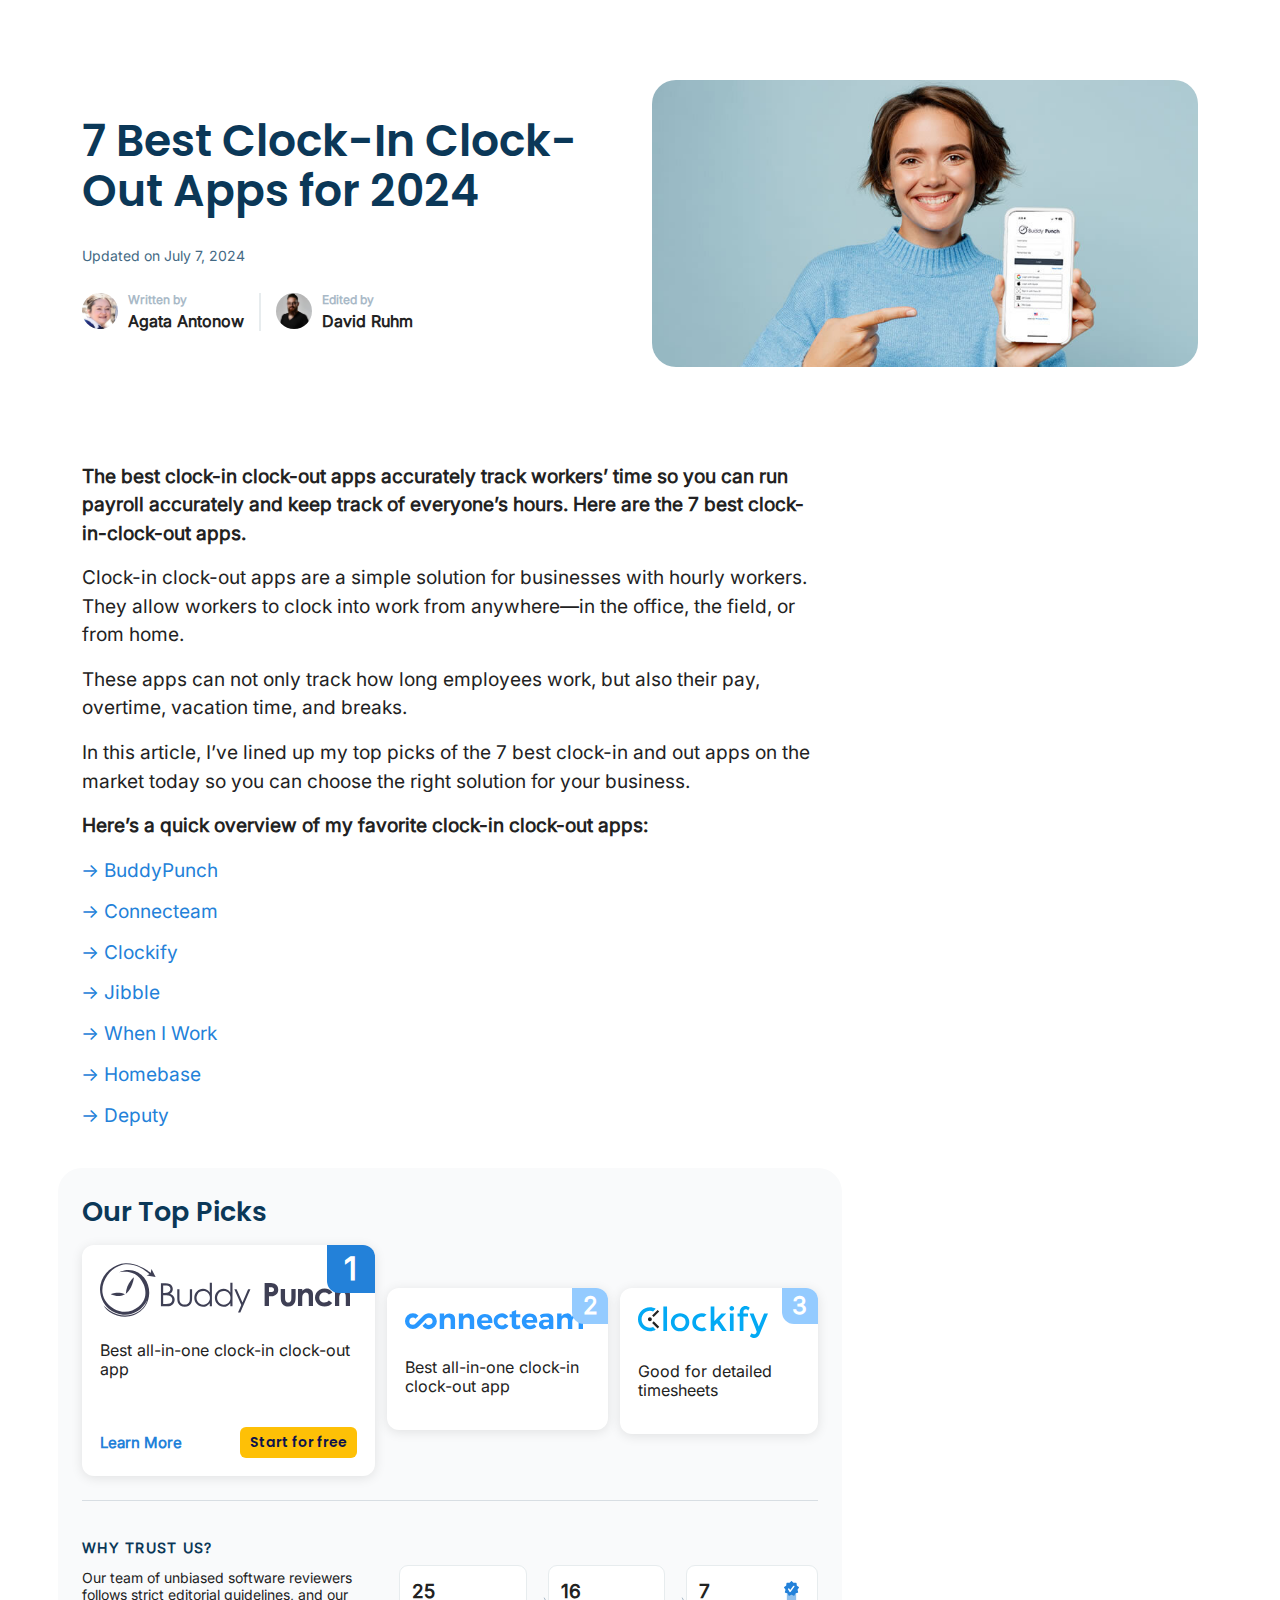
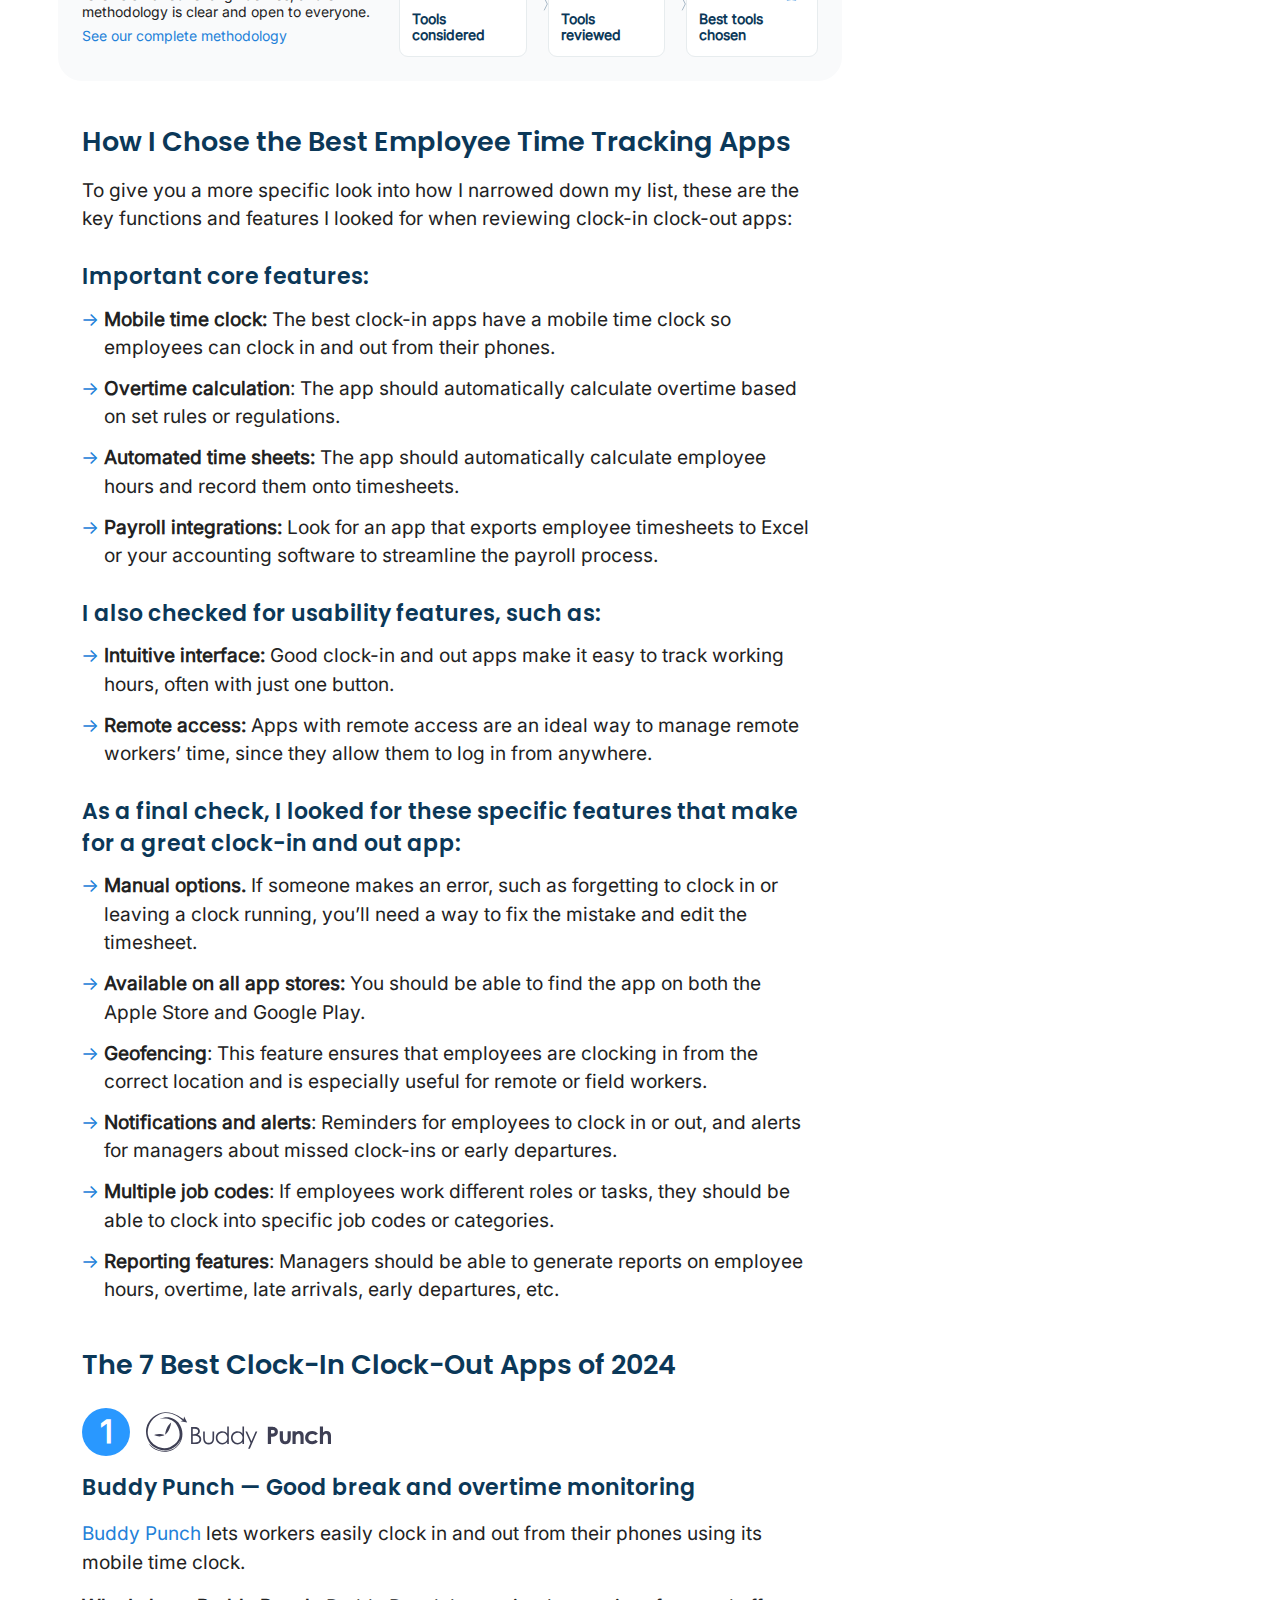
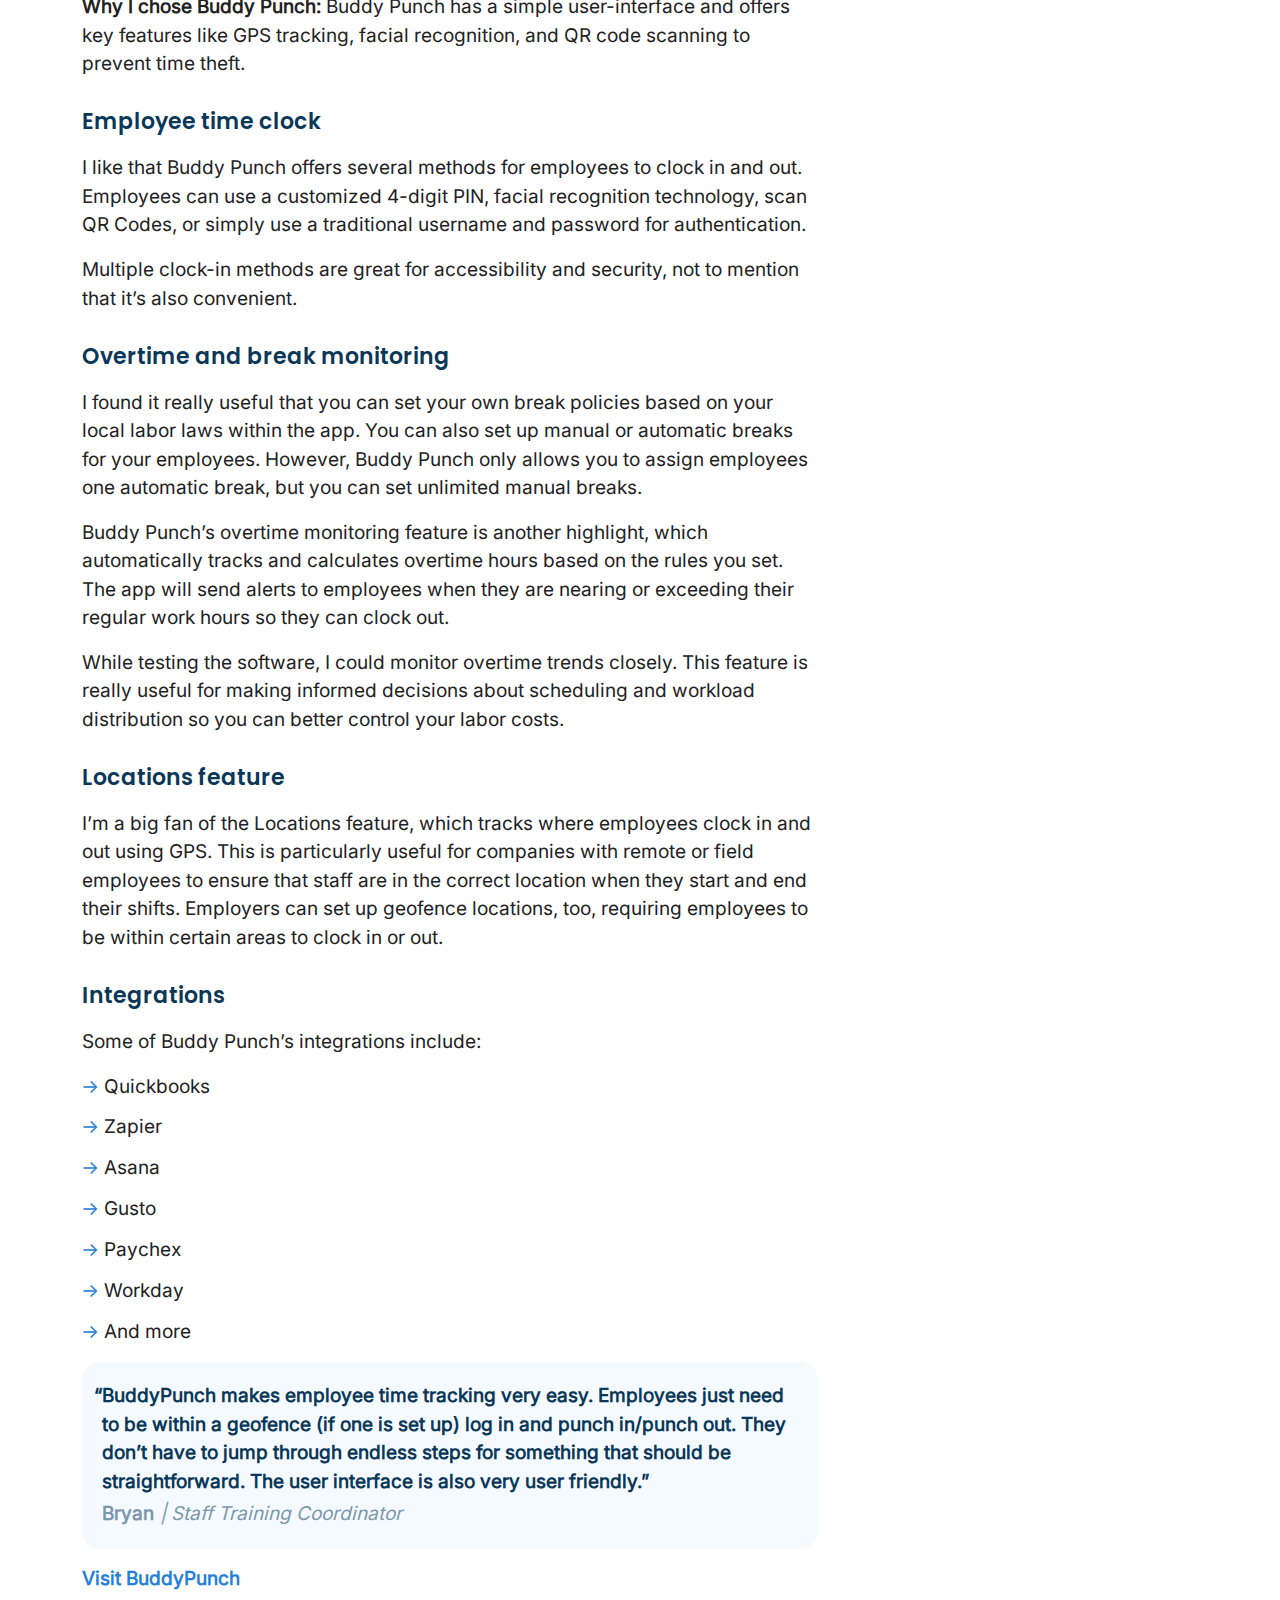
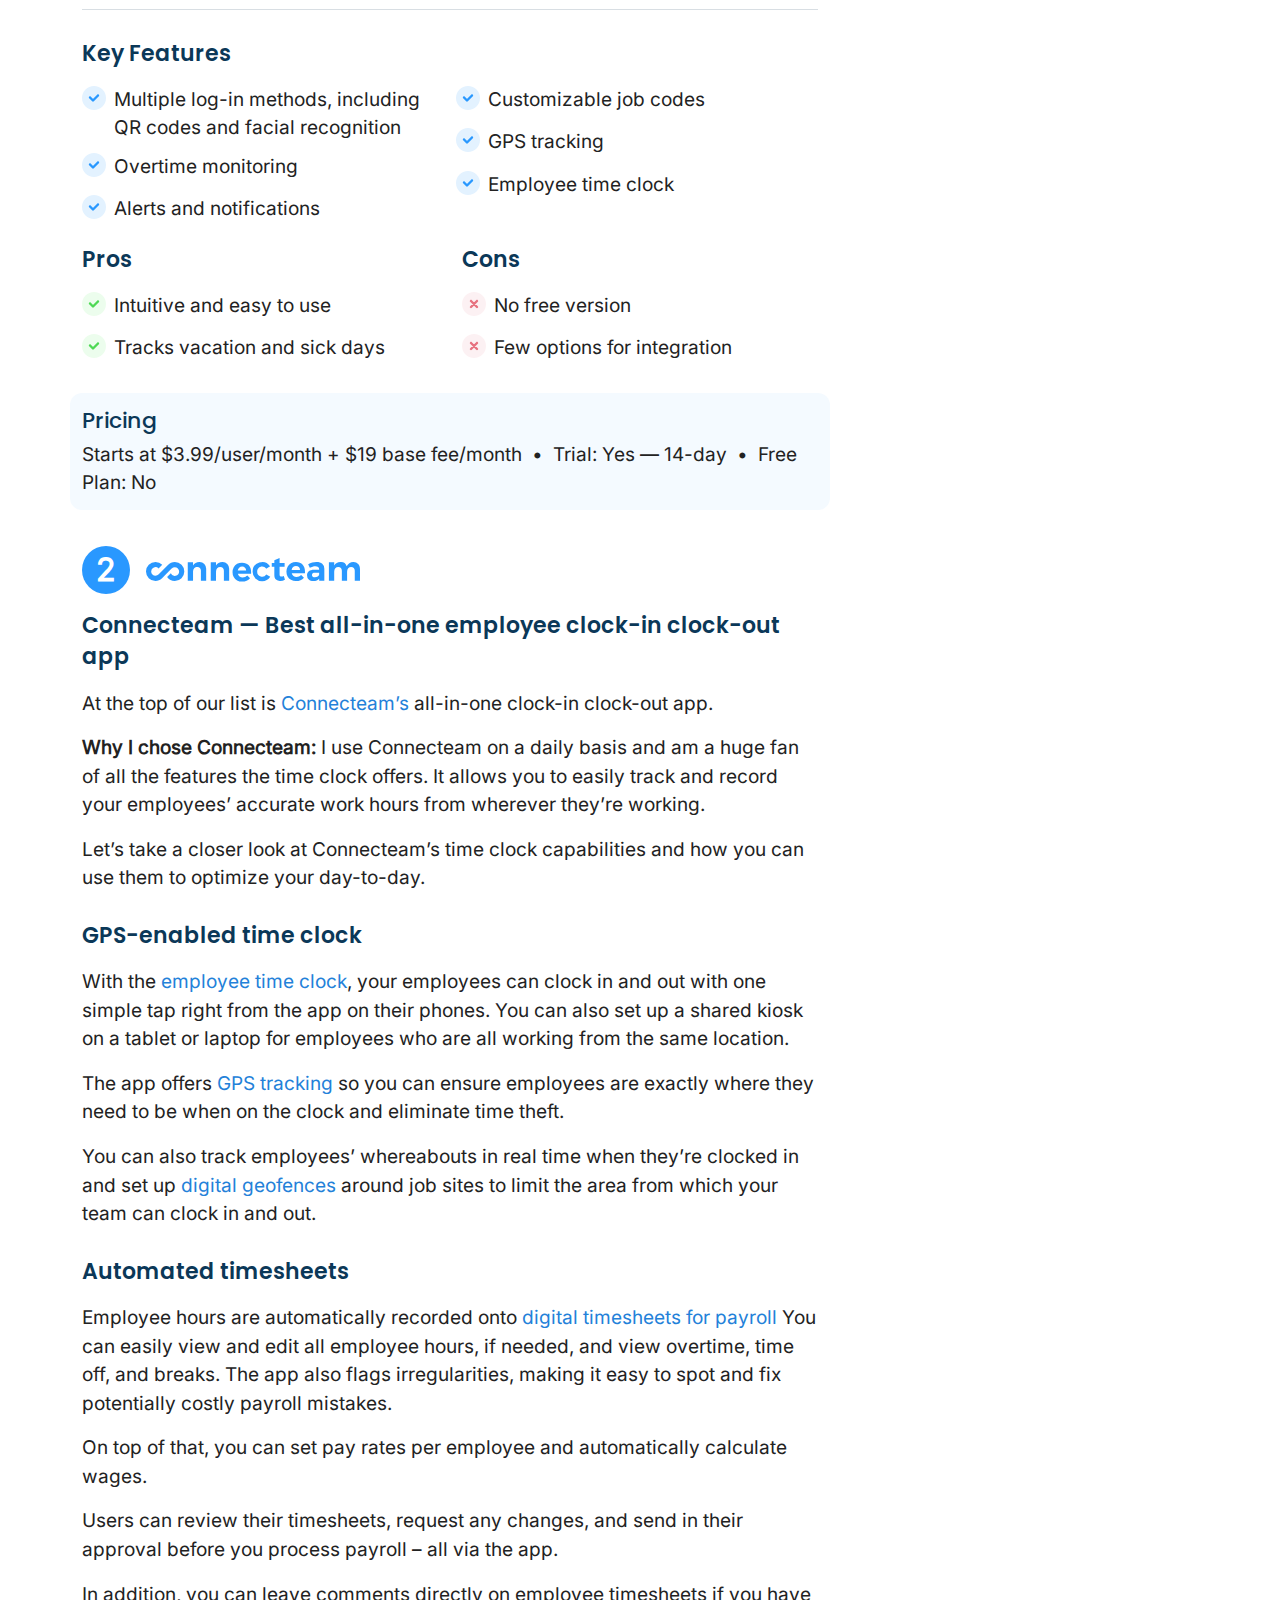
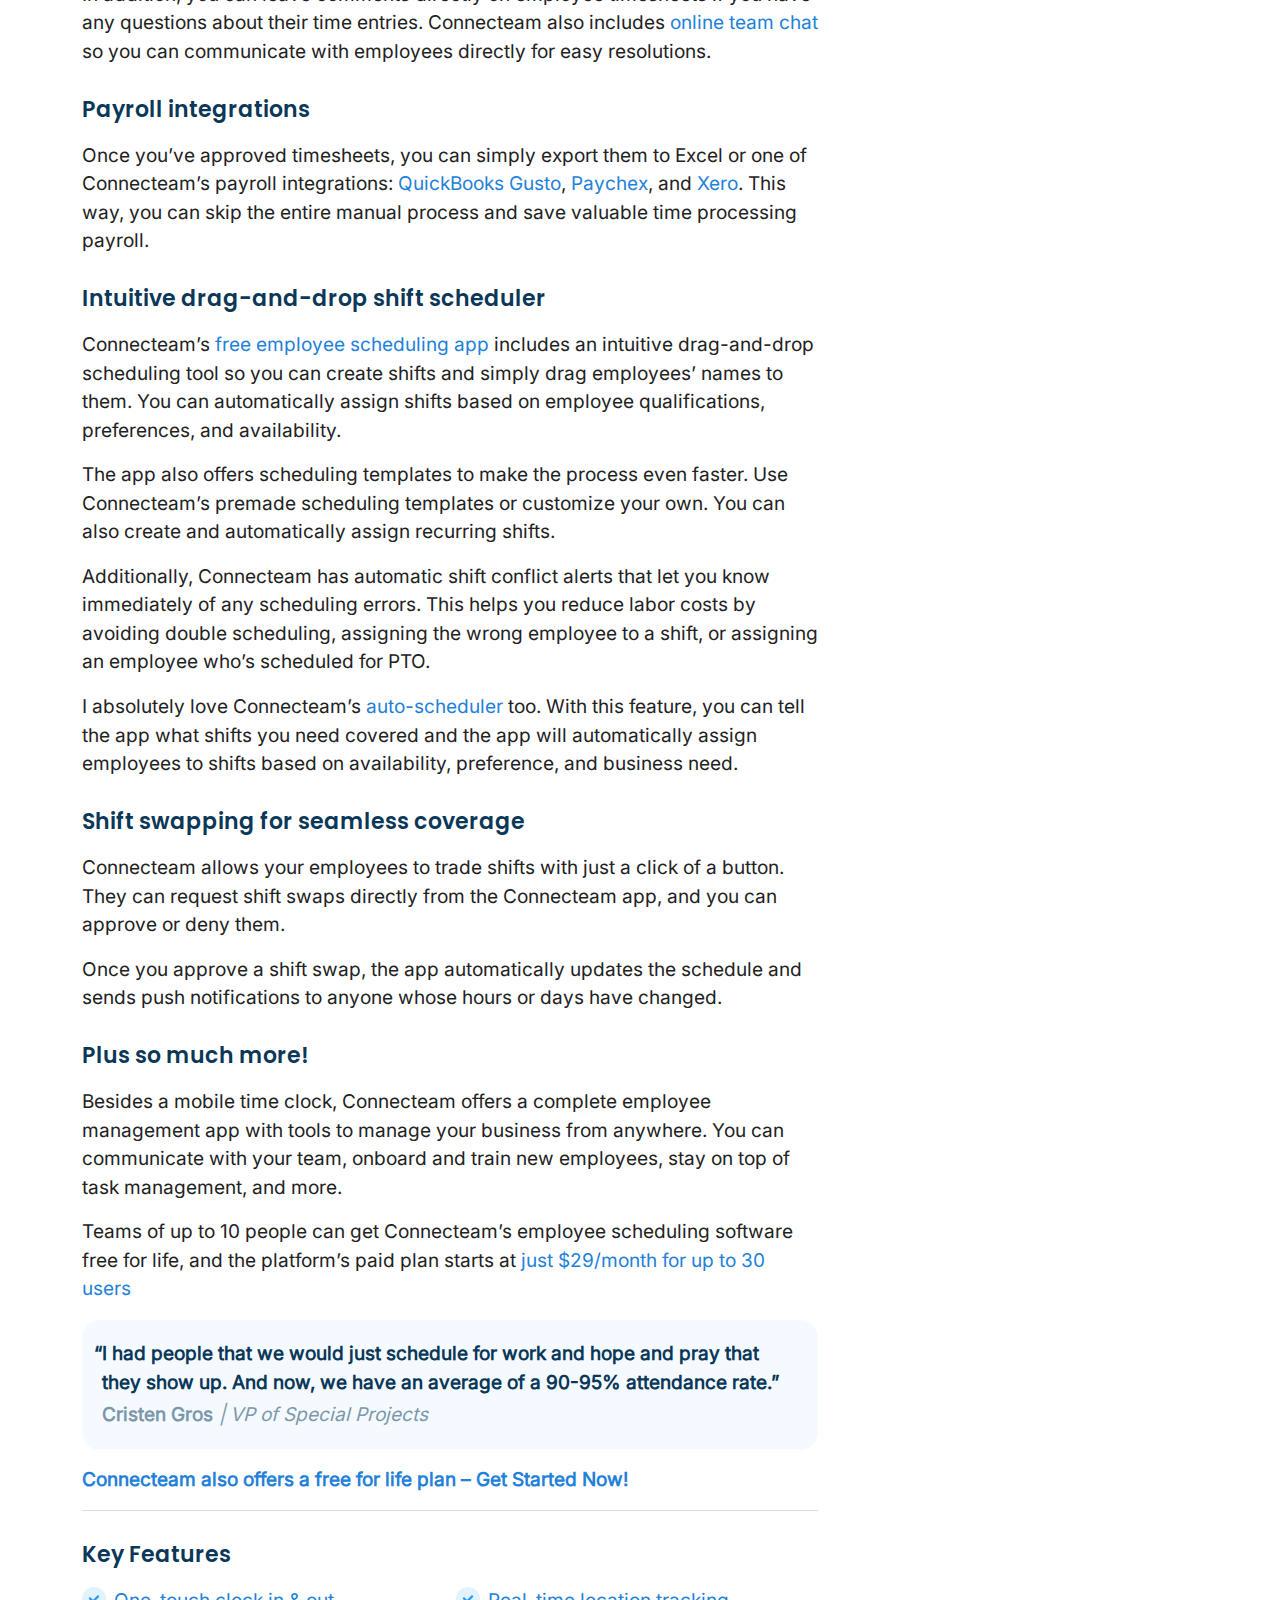
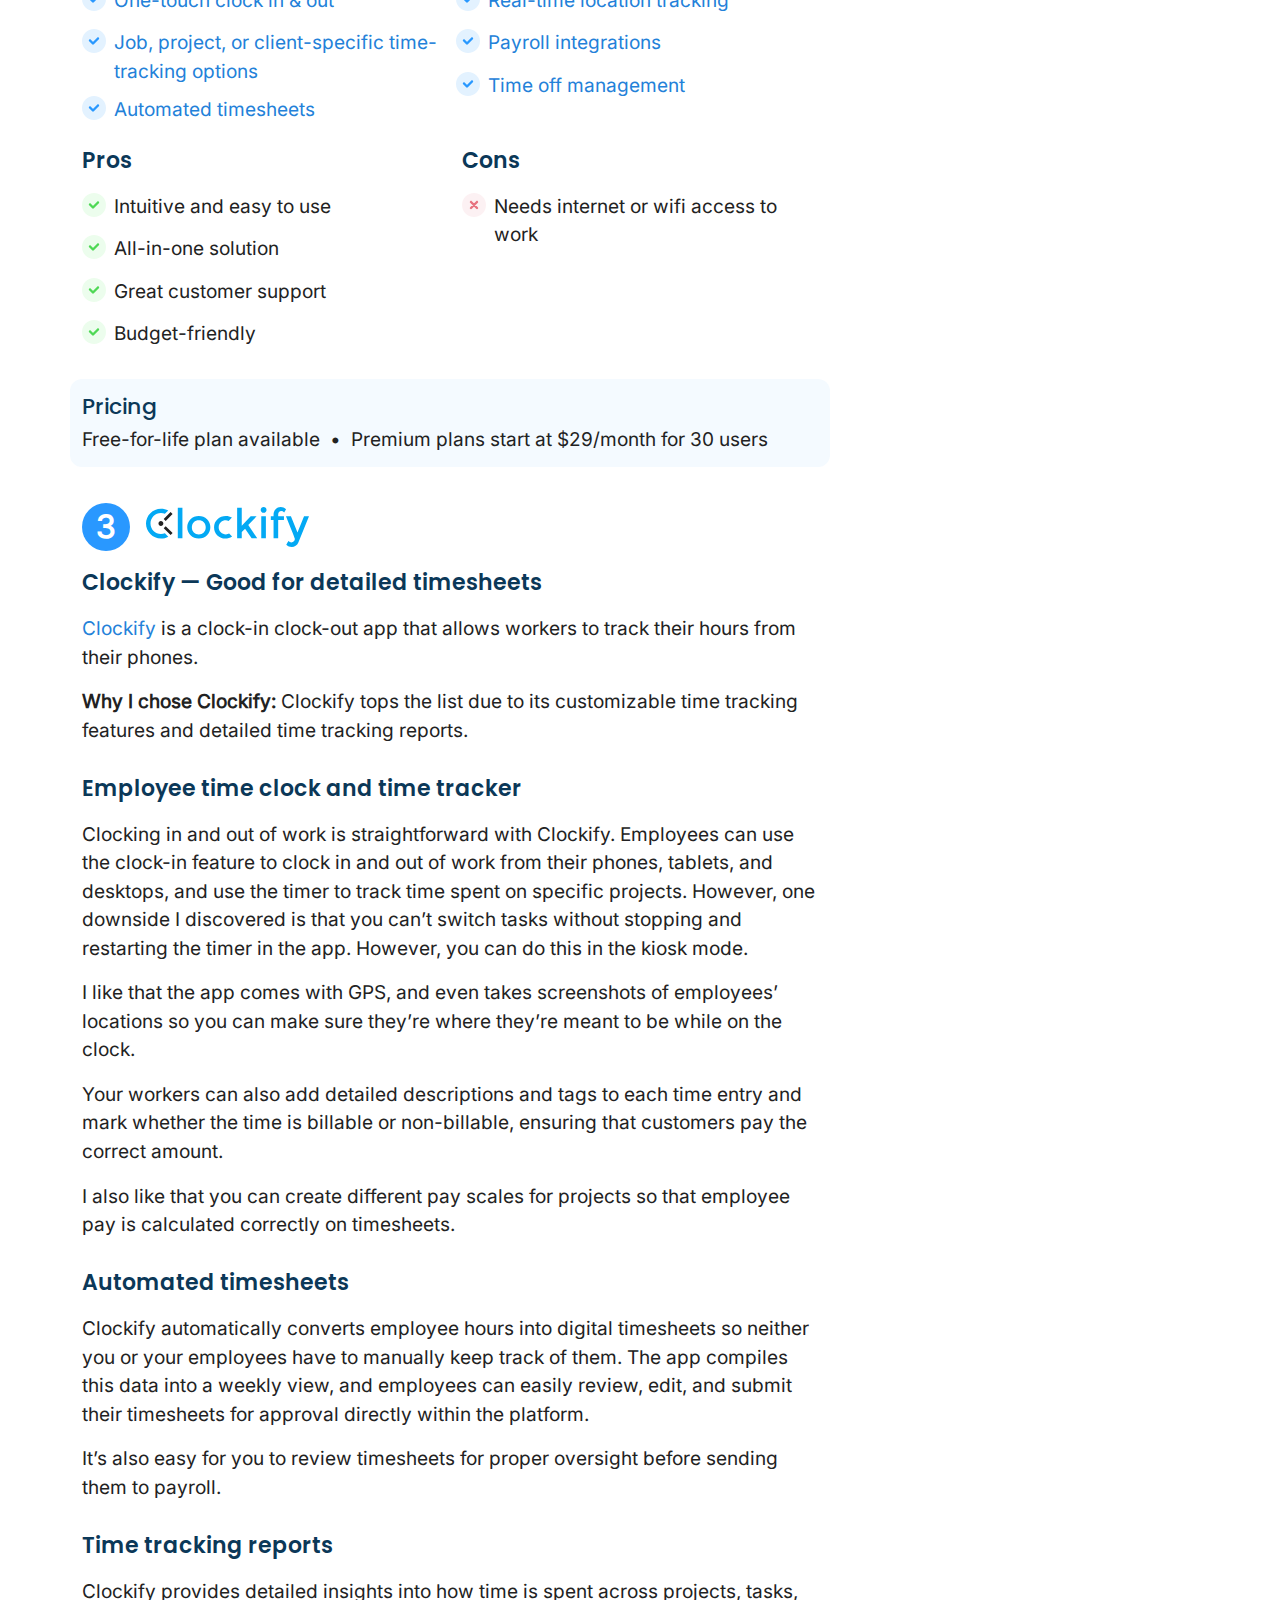
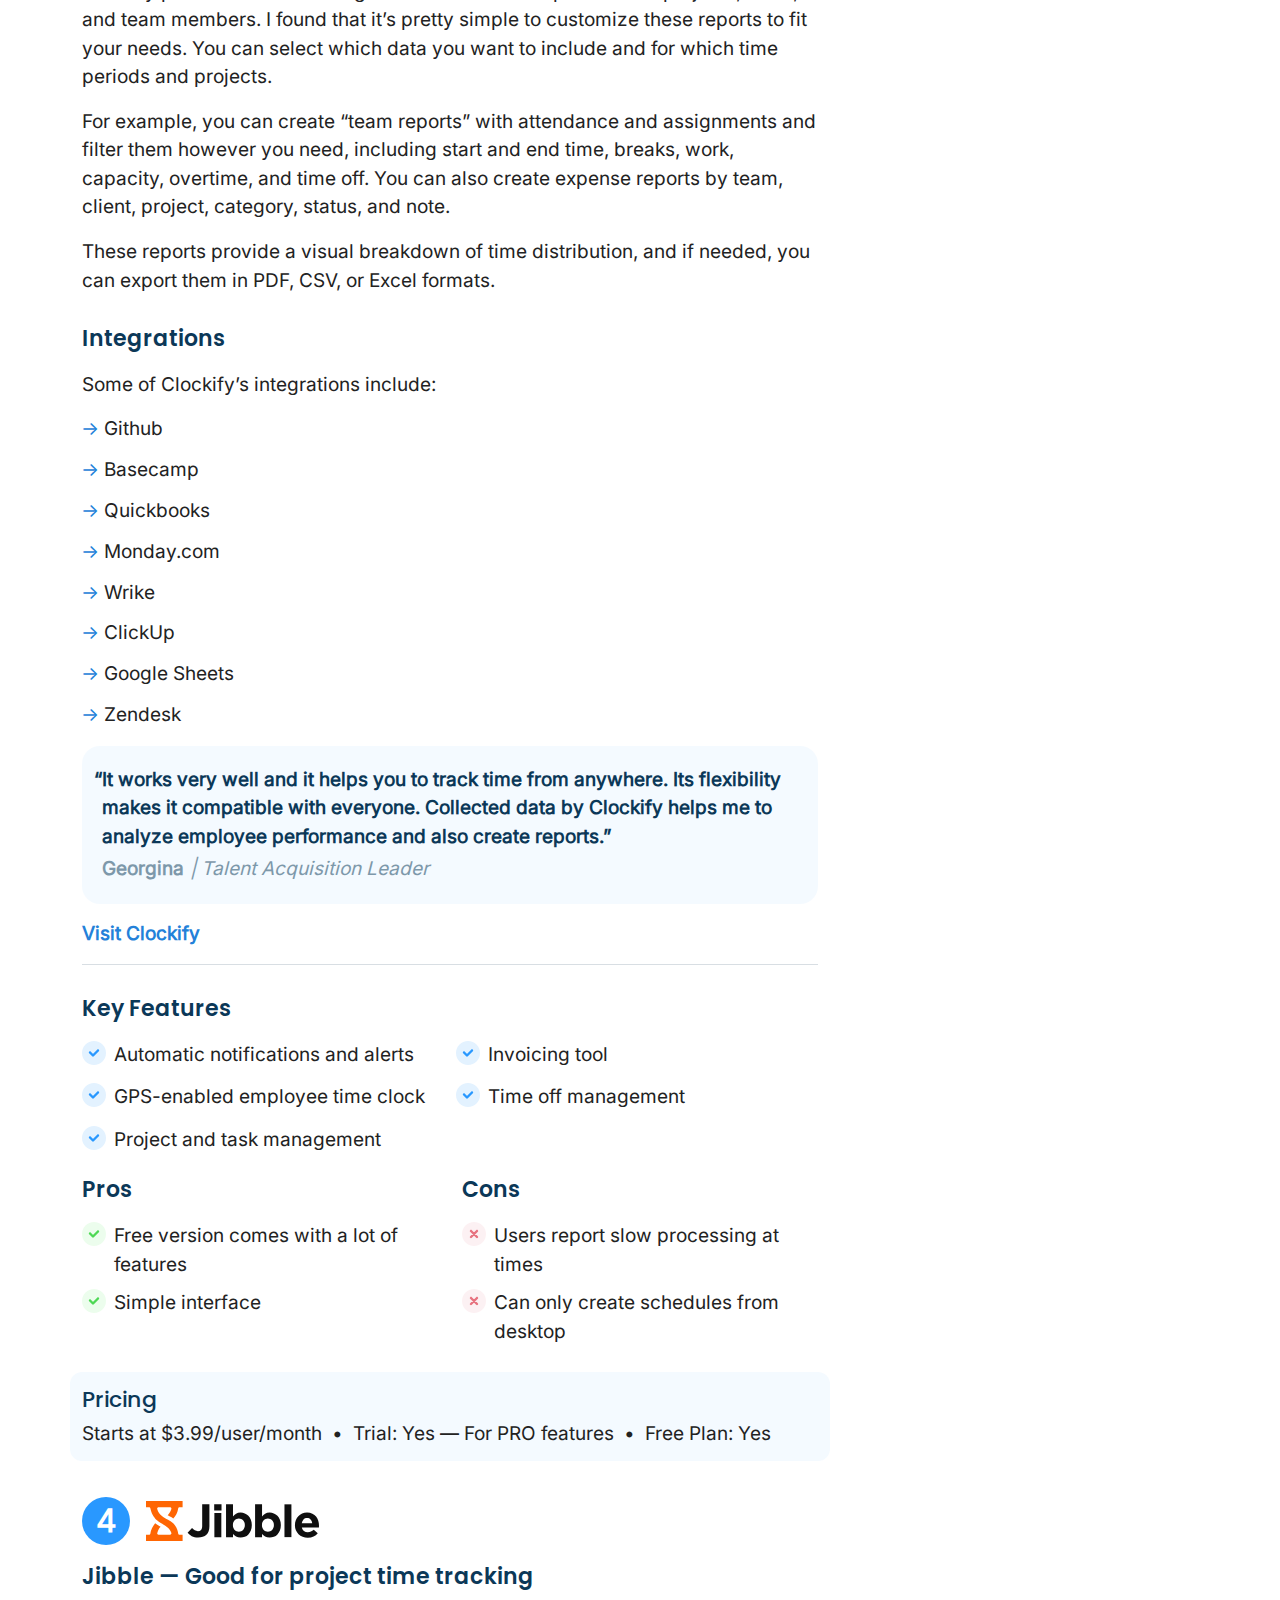
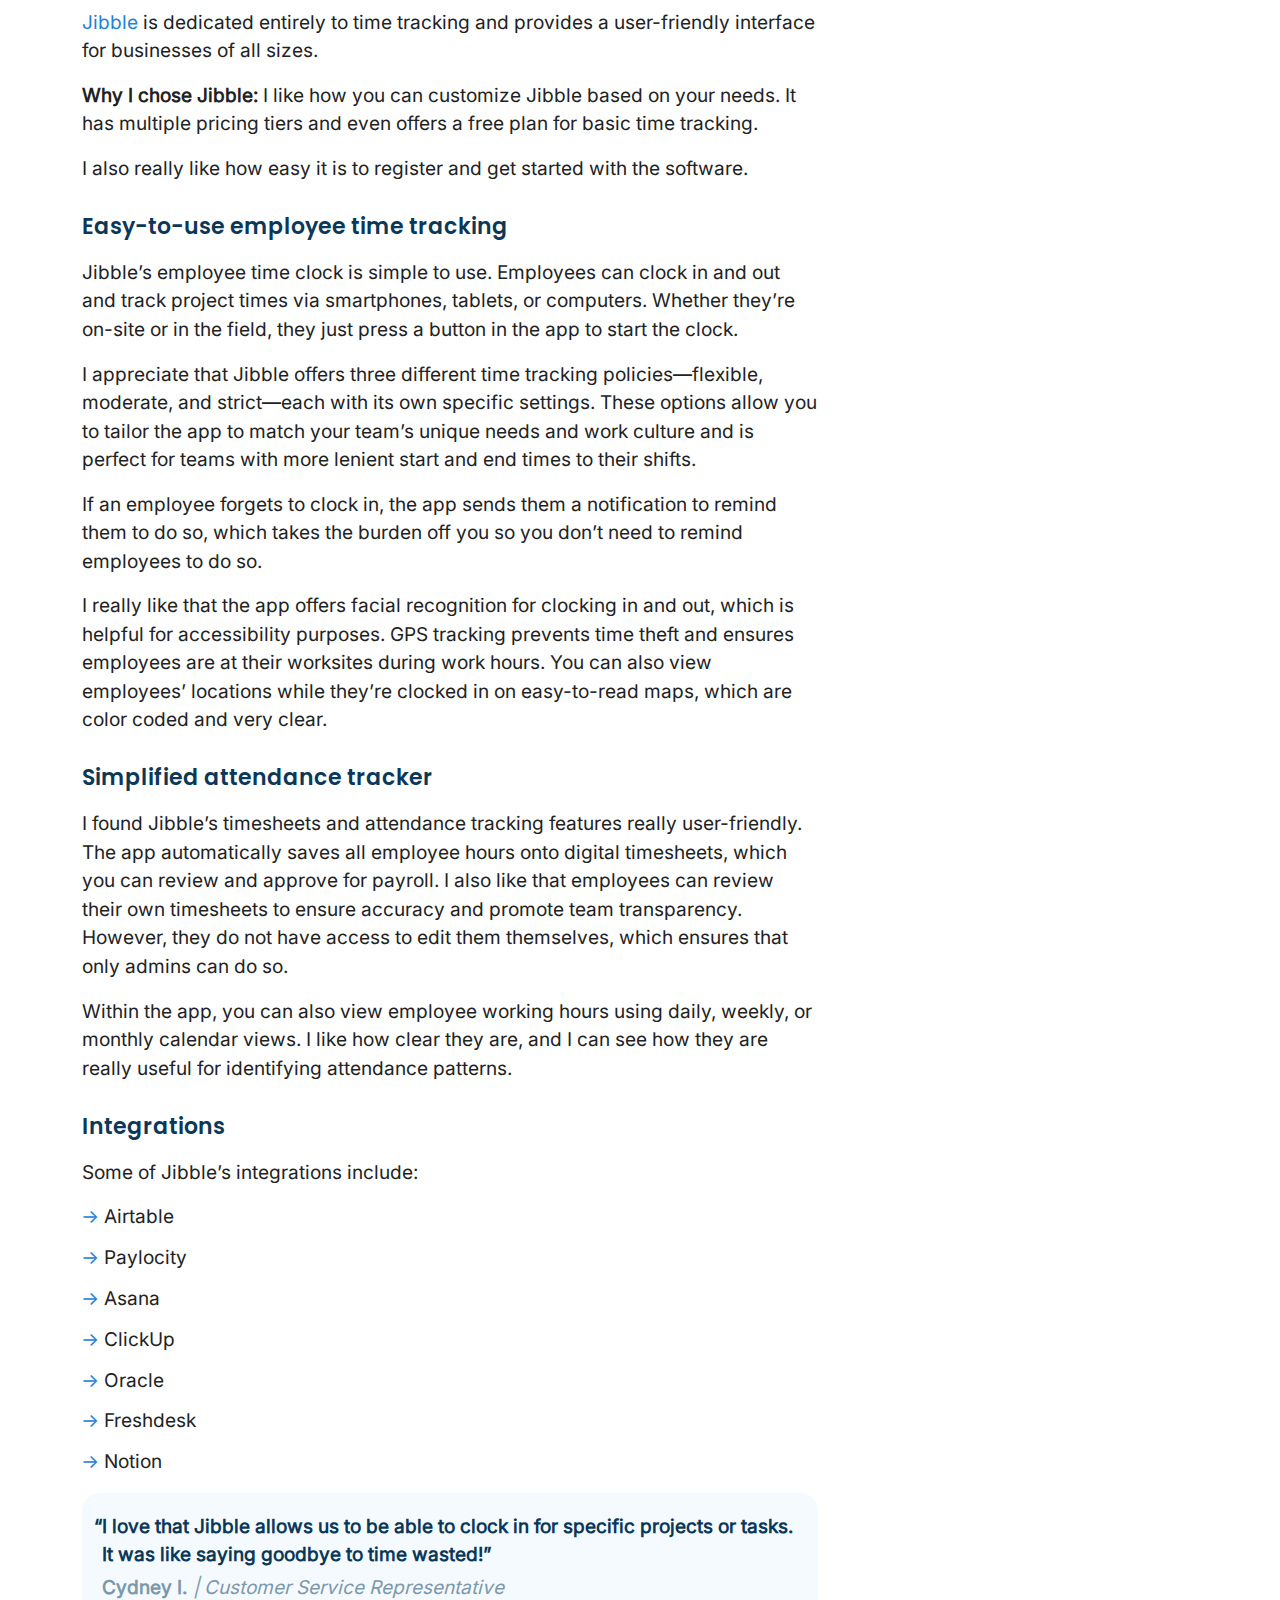
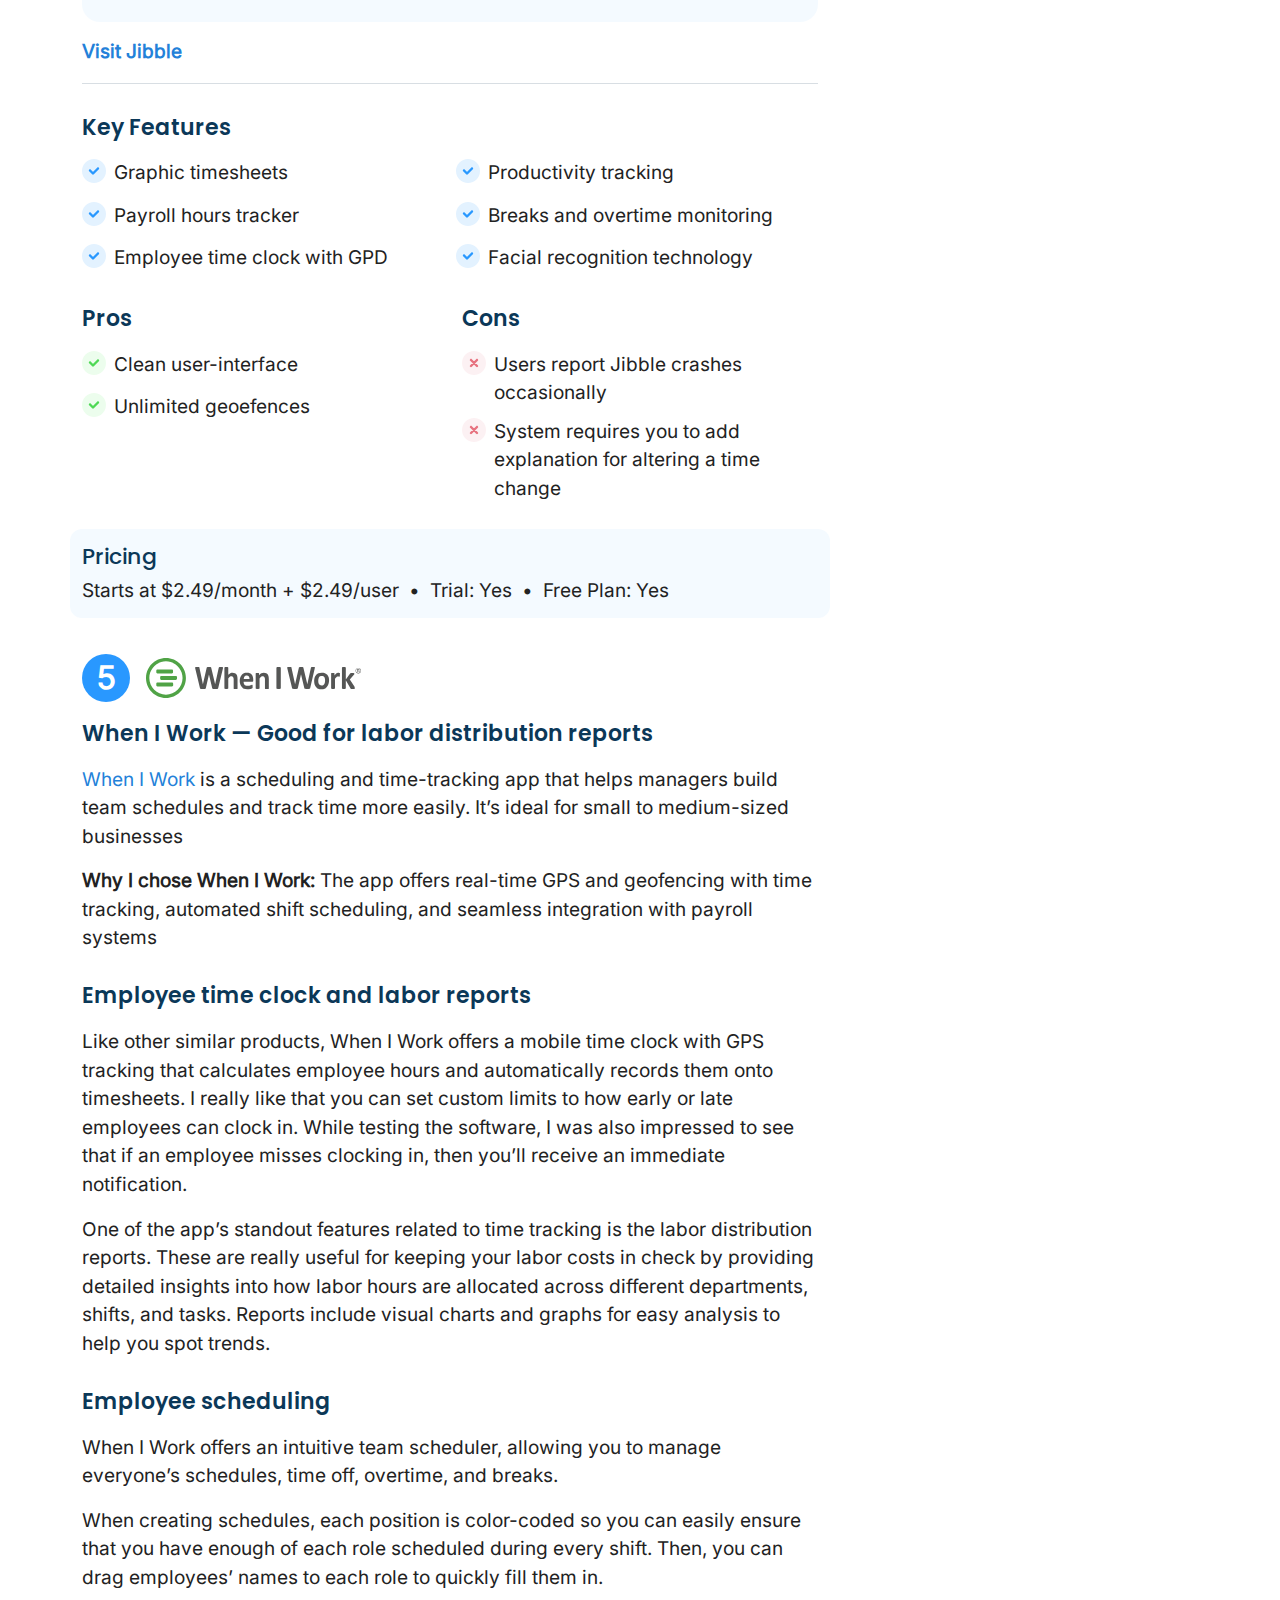
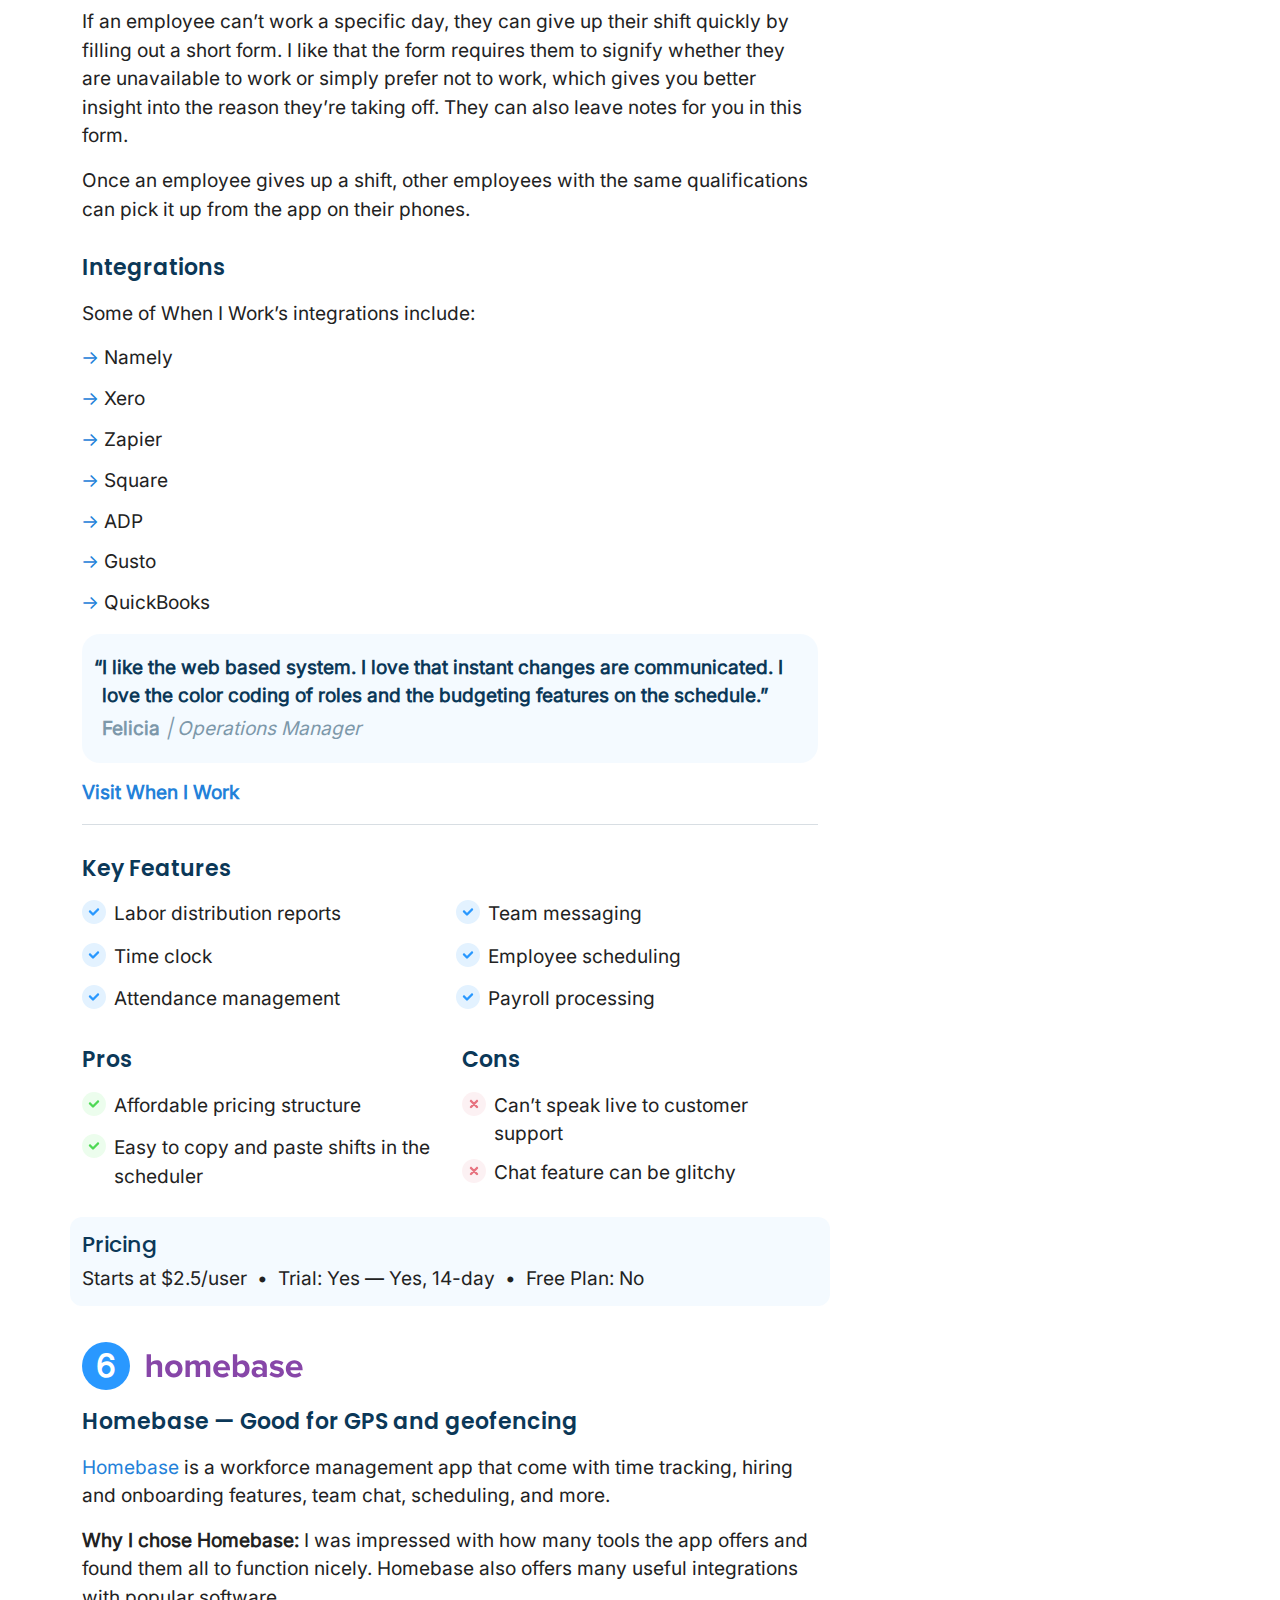
<file: index.html>
<!DOCTYPE html>
<html lang="en">
<head>
    <meta charset="UTF-8">
    <meta name="viewport" content="width=device-width, initial-scale=1.0">
    <title>Buddy Punch - Clock In Clock Out App</title>
    <!-- Custom Fonts -->
    <link rel="stylesheet" href="assets/fonts/Poppins/stylesheet.css">
    <link rel="stylesheet" href="assets/fonts/Inter/stylesheet.css">
    <!-- Bootstrap CSS -->
    <link href="https://cdn.jsdelivr.net/npm/bootstrap@5.3.3/dist/css/bootstrap.min.css" rel="stylesheet" integrity="sha384-QWTKZyjpPEjISv5WaRU9OFeRpok6YctnYmDr5pNlyT2bRjXh0JMhjY6hW+ALEwIH" crossorigin="anonymous">
    <!-- Custom CSS -->
    <link rel="stylesheet" href="style.css">
</head>
<body>
    
    <!-- Banner Section -->
    <section class="ms-banner-section">
        <div class="container">
            <div class="row align-items-center">
                <div class="col-md-6">
                    <h1 class="mb-4">7 Best Clock-In Clock-Out Apps for 2024</h1>
                    <span class="ms-meta ms-font-inter">Updated on July 7, 2024</span>
                    <div class="d-flex ms-meta-content mt-4">
                        <div class="d-flex">
                            <img src="assets/images/Agata.webp" class="img-fluid ms-meta-img rounded-circle" alt="Image">
                            <div>
                                <h5 class="ms-meta-heading fw-bold ms-font-inter mb-1">Written by</h5>
                                <h4 class="ms-meta-description fw-bold ms-font-inter mb-0">Agata Antonow</h4>
                            </div>
                        </div>
                        <div class="d-flex">
                            <img src="assets/images/David.webp" class="img-fluid ms-meta-img rounded-circle" alt="Image">
                            <div>
                                <h5 class="ms-meta-heading fw-bold ms-font-inter mb-1">Edited by</h5>
                                <h4 class="ms-meta-description fw-bold ms-font-inter mb-0">David Ruhm</h4>
                            </div>
                        </div>
                    </div>
                </div>
                <div class="col-md-6">
                    <img src="assets/images/clock-in-clock-out-app.jpg" class="img-fluid ms-main-img" alt="Image">
                </div>
            </div>
        </div>
    </section>

    <!-- Main Content Section -->
    <section class="ms-main-text pb-5">
        <div class="container">
            <div class="row">
                <div class="col-md-8">
                    <p class="fw-bold">The best clock-in clock-out apps accurately track workers’ time so you can run payroll accurately and keep track of everyone’s hours. Here are the 7 best clock-in-clock-out apps.</p>
                    <p>Clock-in clock-out apps are a simple solution for businesses with hourly workers. They allow workers to clock into work from anywhere—in the office, the field, or from home.</p>
                    <p>These apps can not only track how long employees work, but also their pay, overtime, vacation time, and breaks.</p>
                    <p>In this article, I’ve lined up my top picks of the 7 best clock-in and out apps on the market today so you can choose the right solution for your business.</p>
                    <p class="fw-bold">Here’s a quick overview of my favorite clock-in clock-out apps:</p>
                    <ul class="ms-arrow-list">
                        <li><a href="#buddypunch">BuddyPunch</a></li>
                        <li><a href="#connecteam">Connecteam</a></li>
                        <li><a href="#clockify">Clockify</a></li>
                        <li><a href="#jibble">Jibble</a></li>
                        <li><a href="#work">When I Work</a></li>
                        <li><a href="#homebase">Homebase</a></li>
                        <li><a href="#deputy">Deputy</a></li>
                    </ul>
                    <div class="ms-top-picks">
                        <h2 class="mt-0">Our Top Picks</h2>
                        <div class="row align-items-center">
                            <div class="col-md-5">
                                <div class="ms-top-picks-box position-relative">
                                    <img src="assets/images/Buddy-Punch-Logo.svg" class="img-fluid" alt="Image">
                                    <h6 class="my-4 mb-5">Best all-in-one clock-in clock-out app</h6>
                                    <div class="d-flex justify-content-between align-items-center">
                                        <a class="text-decoration-none ms-link" href="#.">Learn More</a>
                                        <a class="ms-yellow-btn" href="#.">Start for free</a>
                                    </div>
                                    <div class="ms-picks-number d-flex align-items-center justify-content-center">1</div>
                                </div>
                            </div>
                            <div class="col-md-7">
                                <div class="row">
                                    <div class="col-md-6 px-0">
                                        <div class="ms-top-picks-box position-relative">
                                            <img src="assets/images/connecteam-logo.svg" class="img-fluid" alt="Image">
                                            <h6 class="my-4 mb-3">Best all-in-one clock-in clock-out app</h6>
                                            <div class="ms-picks-number ms-picks-unhighlight d-flex align-items-center justify-content-center">2</div>
                                        </div>
                                    </div>
                                    <div class="col-md-6">
                                        <div class="ms-top-picks-box position-relative">
                                            <img src="assets/images/Clockify-Logo.svg" class="img-fluid" alt="Image">
                                            <h6 class="my-4 mb-3">Good for detailed timesheets</h6>
                                            <div class="ms-picks-number ms-picks-unhighlight d-flex align-items-center justify-content-center">3</div>
                                        </div>
                                    </div>
                                </div>
                            </div>
                        </div>
                        <hr class="ms-hr my-4">
                        <div class="row align-items-end">
                            <div class="col-md-5">
                                <p class="ms-bottom-heading">WHY TRUST US?</p>
                                <p class="ms-font-14 mb-0">Our team of unbiased software reviewers follows strict editorial guidelines, and our methodology is clear and open to everyone.</p>
                                <p class="fw-medium mt-0 mb-2"><a class="ms-font-14" href="#.">See our complete methodology</a></p>
                            </div>
                            <div class="col-md-7">
                                <div class="d-flex justify-content-between ms-steps">
                                    <div class="ms-step">
                                        <p class="fw-bold ms-step-number m-0 mb-1">25</p>
                                        <p class="m-0 ms-step-title fw-semibold ms-font-14">Tools considered</p>
                                    </div>
                                    <div class="ms-step">
                                        <p class="fw-bold ms-step-number m-0 mb-1">16</p>
                                        <p class="m-0 ms-step-title fw-semibold ms-font-14">Tools reviewed</p>
                                    </div>
                                    <div class="ms-step ms-step-last">
                                        <p class="fw-bold ms-step-number m-0 mb-1">7</p>
                                        <p class="m-0 ms-step-title fw-semibold ms-font-14">Best tools chosen</p>
                                        <img src="assets/images/award.svg" class="img-fluid" alt="Image">
                                    </div>
                                </div>
                            </div>
                        </div>
                    </div>
                    <h2>How I Chose the Best Employee Time Tracking Apps</h2>
                    <p>To give you a more specific look into how I narrowed down my list, these are the key functions and features I looked for when reviewing clock-in clock-out apps:</p>
                    <h3>Important core features:</h3>
                    <ul class="ms-arrow-list">
                        <li><strong>Mobile time clock:</strong>&nbsp;The best clock-in apps have a mobile time clock so employees can clock in and out from their phones.</li>
                        <li><strong>Overtime calculation</strong>: The app should automatically calculate overtime based on set rules or regulations.</li>
                        <li><strong>Automated time sheets:</strong>&nbsp;The app should automatically calculate employee hours and record them onto timesheets.</li>
                        <li><strong>Payroll integrations:</strong> Look for an app that exports employee timesheets to Excel or your accounting software to streamline the payroll process.</li>
                    </ul>
                    <h3>I also checked for usability features, such as:</h3>
                    <ul class="ms-arrow-list">
                        <li><b>Intuitive interface: </b>Good clock-in and out apps make it easy to track working hours, often with just one button.</li>
                        <li><b>Remote access:</b>&nbsp;Apps with remote access are an ideal way to manage remote workers’ time, since they allow them to log in from anywhere.</li>
                    </ul>
                    <h3>As a final check, I looked for these specific features that make for a great clock-in and out app:</h3>
                    <ul class="ms-arrow-list">
                        <li><b>Manual options.</b>&nbsp;If someone makes an error, such as forgetting to clock in or leaving a clock running, you’ll need a way to fix the mistake and edit the timesheet.</li>
                        <li><strong>Available on all app stores:</strong> You should be able to find the app on both the Apple Store and Google Play.</li>
                        <li><strong>Geofencing</strong>: This feature ensures that employees are clocking in from the correct location and is especially useful for remote or field workers.</li>
                        <li><strong>Notifications and alerts</strong>: Reminders for employees to clock in or out, and alerts for managers about missed clock-ins or early departures.</li>
                        <li><strong>Multiple job codes</strong>: If employees work different roles or tasks, they should be able to clock into specific job codes or categories.</li>
                        <li><strong>Reporting features</strong>: Managers should be able to generate reports on employee hours, overtime, late arrivals, early departures, etc.</li>
                    </ul>
                    <h2 class="mb-4">The 7 Best Clock-In Clock-Out Apps of 2024</h2>
                    <div class="ms-main-box" id="buddypunch">
                        <div class="d-flex align-items-center">
                            <div class="ms-main-box-number d-flex align-items-center justify-content-center me-3">
                                1
                            </div>
                            <img src="assets/images/Buddy-Punch-Logo.svg" class="img-fluid ms-main-logo" alt="Logo">
                        </div>
                        <h3 class="mt-3 mb-0">Buddy Punch — Good break and overtime monitoring</h3>
                        <p><a href="https://buddypunch.com/" target="_blank">Buddy Punch</a> lets workers easily clock in and out from their phones using its mobile time clock.</p>
                        <p><b>Why I chose Buddy Punch:</b> Buddy Punch has a simple user-interface and offers key features like GPS tracking, facial recognition, and QR code scanning to prevent time theft.</p>
                        <h3>Employee time clock</h3>
                        <p>I like that Buddy Punch offers several methods for employees to clock in and out. Employees can use a customized 4-digit PIN, facial recognition technology, scan QR Codes, or simply use a traditional username and password for authentication.</p>
                        <p>Multiple clock-in methods are great for accessibility and security, not to mention that it’s also convenient.</p>
                        <h3>Overtime and break monitoring</h3>
                        <p>I found it really useful that you can set your own break policies based on your local labor laws within the app. You can also set up manual or automatic breaks for your employees. However, Buddy Punch only allows you to assign employees one automatic break, but you can set unlimited manual breaks.</p>
                        <p>Buddy Punch’s overtime monitoring feature is another highlight, which automatically tracks and calculates overtime hours based on the rules you set. The app will send alerts to employees when they are nearing or exceeding their regular work hours so they can clock out.</p>
                        <p>While testing the software, I could monitor overtime trends closely. This feature is really useful for making informed decisions about scheduling and workload distribution so you can better control your labor costs.</p>
                        <h3>Locations feature</h3>
                        <p>I’m a big fan of the Locations feature, which tracks where employees clock in and out using GPS. This is particularly useful for companies with remote or field employees to ensure that staff are in the correct location when they start and end their shifts. Employers can set up geofence locations, too, requiring employees to be within certain areas to clock in or out.</p>
                        <h3>Integrations</h3>
                        <p>Some of Buddy Punch’s integrations include:</p>
                        <ul class="ms-arrow-list">
                            <li>Quickbooks</li>
                            <li>Zapier</li>
                            <li>Asana</li>
                            <li>Gusto</li>
                            <li>Paychex</li>
                            <li>Workday</li>
                            <li>And more</li>
                        </ul>
                        <div class="ms-quote-box">
                            <q class="fw-semibold position-relative">BuddyPunch makes employee time tracking very easy. Employees just need to be within a geofence (if one is set up) log in and punch in/punch out. They don’t have to jump through endless steps for something that should be straightforward. The user interface is also very user friendly.</q>
                            <div class="ms-quote-name mt-1">
                                <em><b>Bryan</b></em>
                                <em>Staff Training Coordinator</em>
                            </div>
                        </div>
                        <p class="fw-bold"><a href="https://buddypunch.com/" target="_blank">Visit BuddyPunch</a></p>
                        <hr class="ms-hr mb-4">
                        <h3 class="mb-3">Key Features</h3>
                        <ul class="ms-features-list p-0">
                            <li>Multiple log-in methods, including QR codes and facial recognition</li>
                            <li>Overtime monitoring</li>
                            <li>Alerts and notifications</li>
                            <li>Customizable job codes</li>
                            <li>GPS tracking</li>
                            <li>Employee time clock</li>
                        </ul>
                        <div class="row">
                            <div class="col-md-6">
                                <h3 class="mt-0 mb-3">Pros</h3>
                                <ul class="ms-features-list ms-pros-list p-0">
                                    <li>Intuitive and easy to use</li>
                                    <li>Tracks vacation and sick days</li>
                                </ul>
                            </div>
                            <div class="col-md-6">
                                <h3 class="mt-0 mb-3">Cons</h3>
                                <ul class="ms-features-list ms-cons-list p-0">
                                    <li>No free version</li>
                                    <li>Few options for integration</li>
                                </ul>
                            </div>
                        </div>
                        <div class="ms-pricing-box">
                            <h3 class="fw-medium m-0">Pricing</h3>
                            <p class="m-0 mt-1"><span>Starts at $3.99/user/month + $19 base fee/month</span><span>Trial: Yes — 14-day</span><span>Free Plan: No</span></p>
                        </div>
                    </div>
                    <div class="ms-main-box ms-main-box-connecteam mt-5" id="connecteam">
                        <div class="d-flex align-items-center">
                            <div class="ms-main-box-number d-flex align-items-center justify-content-center me-3">
                                2
                            </div>
                            <img src="assets/images/connecteam-logo.svg" class="img-fluid ms-main-logo" alt="Logo">
                        </div>
                        <h3 class="mt-3 mb-0">Connecteam — Best all-in-one employee clock-in clock-out app</h3>
                        <p>At the top of our list is <a href="https://connecteam.com/" target="_blank">Connecteam’s</a> all-in-one clock-in clock-out app.</p>
                        <p><b>Why I chose Connecteam:</b> I use Connecteam on a daily basis and am a huge fan of all the features the time clock offers. It allows you to easily track and record your employees’ accurate work hours from wherever they’re working. </p>
                        <p>Let’s take a closer look at Connecteam’s time clock capabilities and how you can use them to optimize your day-to-day.</p>
                        <h3>GPS-enabled time clock</h3>
                        <p>With the <a href="https://connecteam.com/employee-time-clock-app/" target="_blank">employee time clock</a>, your employees can clock in and out with one simple tap right from the app on their phones. You can also set up a shared kiosk on a tablet or laptop for employees who are all working from the same location. </p>
                        <p>The app offers <a href="https://connecteam.com/employee-time-clock-app/gps-tracking/" target="_blank">GPS tracking</a> so you can ensure employees are exactly where they need to be when on the clock and eliminate time theft.</p>
                        <p>You can also track employees’ whereabouts in real time when they’re clocked in and set up <a href="https://connecteam.com/employee-time-clock-app/geofence-time-clock-app/" target="_blank">digital geofences</a> around job sites to limit the area from which your team can clock in and out.</p>
                        <h3>Automated timesheets</h3>
                        <p>Employee hours are automatically recorded onto <a href="https://connecteam.com/employee-time-clock-app/timesheet-app/" target="_blank">digital timesheets for payroll</a> You can easily view and edit all employee hours, if needed, and view overtime, time off, and breaks. The app also flags irregularities, making it easy to spot and fix potentially costly payroll mistakes.</p>
                        <p>On top of that, you can set pay rates per employee and automatically calculate wages.</p>
                        <p>Users can review their timesheets, request any changes, and send in their approval before you process payroll – all via the app. </p>
                        <p>In addition, you can leave comments directly on employee timesheets if you have any questions about their time entries. Connecteam also includes <a href="https://connecteam.com/employee-communication-app/employee-team-chat-app/" target="_blank">online team chat</a> so you can communicate with employees directly for easy resolutions.</p>
                        <h3>Payroll integrations</h3>
                        <p>Once you’ve approved timesheets, you can simply export them to Excel or one of Connecteam’s payroll integrations: <a href="https://connecteam.com/quickbooks-online-integration/" target="_blank">QuickBooks</a> <a href="https://connecteam.com/integration-connecteam-gusto/" target="_blank">Gusto</a>, <a href="https://connecteam.com/integrations/paychex-flex-integration/" target="_blank">Paychex</a>, and <a href="https://connecteam.com/integrations/xero-integration/" target="_blank">Xero</a>. This way, you can skip the entire manual process and save valuable time processing payroll. </p>
                        <h3>Intuitive drag-and-drop shift scheduler</h3>
                        <p>Connecteam’s <a href="https://connecteam.com/employee-scheduling-app/" target="_blank">free employee scheduling app</a> includes an intuitive drag-and-drop scheduling tool so you can create shifts and simply drag employees’ names to them. You can automatically assign shifts based on employee qualifications, preferences, and availability.</p>
                        <p>The app also offers scheduling templates to make the process even faster. Use Connecteam’s premade scheduling templates or customize your own. You can also create and automatically assign recurring shifts.</p>
                        <p>Additionally, Connecteam has automatic shift conflict alerts that let you know immediately of any scheduling errors. This helps you reduce labor costs by avoiding double scheduling, assigning the wrong employee to a shift, or assigning an employee who’s scheduled for PTO.</p>
                        <p>I absolutely love Connecteam’s <a href="https://connecteam.com/employee-scheduling-app/auto-scheduling/" target="_blank">auto-scheduler</a> too. With this feature, you can tell the app what shifts you need covered and the app will automatically assign employees to shifts based on availability, preference, and business need.</p>
                        <h3>Shift swapping for seamless coverage</h3>
                        <p>Connecteam allows your employees to trade shifts with just a click of a button. They can request shift swaps directly from the Connecteam app, and you can approve or deny them.</p>
                        <p>Once you approve a shift swap, the app automatically updates the schedule and sends push notifications to anyone whose hours or days have changed.</p>
                        <h3>Plus so much more!</h3>
                        <p>Besides a mobile time clock, Connecteam offers a complete employee management app with tools to manage your business from anywhere. You can communicate with your team, onboard and train new employees, stay on top of task management, and more.</p>
                        <p>Teams of up to 10 people can get Connecteam’s employee scheduling software free for life, and the platform’s paid plan starts at <a href="https://connecteam.com/pricing/" target="_blank">just $29/month for up to 30 users</a></p>                       
                        <div class="ms-quote-box">
                            <q class="fw-semibold position-relative">I had people that we would just schedule for work and hope and pray that they show up. And now, we have an average of a 90-95% attendance rate.</q>
                            <div class="ms-quote-name mt-1">
                                <em><b>Cristen Gros</b></em>
                                <em>VP of Special Projects</em>
                            </div>
                        </div>
                        <p class="fw-bold"><a href="https://connecteam.com/employee-app-360-funnel/?ref=intext-cta-1" target="_blank">Connecteam also offers a free for life plan – Get Started Now!</a></p>
                        <hr class="ms-hr mb-4">
                        <h3 class="mb-3">Key Features</h3>
                        <ul class="ms-features-list p-0">
                            <li><a href="https://connecteam.com/best-clock-in-clock-out-app/" target="_blank">One-touch clock in & out</a></li>
                            <li><a href="https://connecteam.com/employee-time-clock-app/employee-time-tracking-app/" target="_blank">Job, project, or client-specific time-tracking options</a></li>
                            <li><a href="https://connecteam.com/employee-time-clock-app/automatic-reporting/" target="_blank">Automated timesheets</a></li>
                            <li><a href="https://connecteam.com/employee-time-clock-app/gps-tracking/" target="_blank">Real-time location tracking</a></li>
                            <li><a href="https://connecteam.com/integrations/quickbooks-integration/" target="_blank">Payroll integrations</a></li>
                            <li><a href="https://connecteam.com/hr-people-management/pto/" target="_blank">Time off management</a></li>
                        </ul>
                        <div class="row">
                            <div class="col-md-6">
                                <h3 class="mt-0 mb-3">Pros</h3>
                                <ul class="ms-features-list ms-pros-list p-0">
                                    <li>Intuitive and easy to use</li>
                                    <li>All-in-one solution</li>
                                    <li>Great customer support</li>
                                    <li>Budget-friendly</li>
                                </ul>
                            </div>
                            <div class="col-md-6">
                                <h3 class="mt-0 mb-3">Cons</h3>
                                <ul class="ms-features-list ms-cons-list p-0">
                                    <li>Needs internet or wifi access to work</li>
                                </ul>
                            </div>
                        </div>
                        <div class="ms-pricing-box">
                            <h3 class="fw-medium m-0">Pricing</h3>
                            <p class="m-0 mt-1"><span>Free-for-life plan available</span><span>Premium plans start at $29/month for 30 users</span></p>
                        </div>
                    </div>
                    <div class="ms-main-box mt-5" id="clockify">
                        <div class="d-flex align-items-center">
                            <div class="ms-main-box-number d-flex align-items-center justify-content-center me-3">
                                3
                            </div>
                            <img src="assets/images/Clockify-Logo.svg" class="img-fluid ms-main-logo" alt="Logo">
                        </div>
                        <h3 class="mt-3 mb-0">Clockify — Good for detailed timesheets</h3>
                        <p><a href="https://clockify.me/" target="_blank">Clockify</a> is a clock-in clock-out app that allows workers to track their hours from their phones.</p>
                        <p><b>Why I chose Clockify:</b> Clockify tops the list due to its customizable time tracking features and detailed time tracking reports.</p>
                        <h3>Employee time clock and time tracker</h3>
                        <p>Clocking in and out of work is straightforward with Clockify. Employees can use the clock-in feature to clock in and out of work from their phones, tablets, and desktops, and use the timer to track time spent on specific projects. However, one downside I discovered is that you can’t switch tasks without stopping and restarting the timer in the app. However, you can do this in the kiosk mode.</p>
                        <p>I like that the app comes with GPS, and even takes screenshots of employees’ locations so you can make sure they’re where they’re meant to be while on the clock.</p>
                        <p>Your workers can also add detailed descriptions and tags to each time entry and mark whether the time is billable or non-billable, ensuring that customers pay the correct amount. </p>
                        <p>I also like that you can create different pay scales for projects so that employee pay is calculated correctly on timesheets. </p>
                        <h3>Automated timesheets</h3>
                        <p>Clockify automatically converts employee hours into digital timesheets so neither you or your employees have to manually keep track of them. The app compiles this data into a weekly view, and employees can easily review, edit, and submit their timesheets for approval directly within the platform.</p>
                        <p>It’s also easy for you to review timesheets for proper oversight before sending them to payroll.</p>
                        <h3>Time tracking reports</h3>
                        <p>Clockify provides detailed insights into how time is spent across projects, tasks, and team members. I found that it’s pretty simple to customize these reports to fit your needs. You can select which data you want to include and for which time periods and projects. </p>
                        <p>For example, you can create “team reports” with attendance and assignments and filter them however you need, including start and end time, breaks, work, capacity, overtime, and time off. You can also create expense reports by team, client, project, category, status, and note.</p>
                        <p>These reports provide a visual breakdown of time distribution, and if needed, you can export them in PDF, CSV, or Excel formats.</p>
                        <h3>Integrations</h3>
                        <p>Some of Clockify’s integrations include:</p>
                        <ul class="ms-arrow-list">
                            <li>Github</li>
                            <li>Basecamp</li>
                            <li>Quickbooks</li>
                            <li>Monday.com</li>
                            <li>Wrike</li>
                            <li>ClickUp</li>
                            <li>Google Sheets</li>
                            <li>Zendesk</li>
                        </ul>                   
                        <div class="ms-quote-box">
                            <q class="fw-semibold position-relative">It works very well and it helps you to track time from anywhere. Its flexibility makes it compatible with everyone. Collected data by Clockify helps me to analyze employee performance and also create reports.</q>
                            <div class="ms-quote-name mt-1">
                                <em><b>Georgina</b></em>
                                <em>Talent Acquisition Leader</em>
                            </div>
                        </div>
                        <p class="fw-bold"><a href="https://clockify.me/" target="_blank">Visit Clockify</a></p>
                        <hr class="ms-hr mb-4">
                        <h3 class="mb-3">Key Features</h3>
                        <ul class="ms-features-list p-0">
                            <li>Automatic notifications and alerts</li>
                            <li>GPS-enabled employee time clock</li>
                            <li>Project and task management</li>
                            <li>Invoicing tool</li>
                            <li>Time off management</li>
                        </ul>
                        <div class="row">
                            <div class="col-md-6">
                                <h3 class="mt-0 mb-3">Pros</h3>
                                <ul class="ms-features-list ms-pros-list p-0">
                                    <li>Free version comes with a lot of features</li>
                                    <li>Simple interface</li>
                                </ul>
                            </div>
                            <div class="col-md-6">
                                <h3 class="mt-0 mb-3">Cons</h3>
                                <ul class="ms-features-list ms-cons-list p-0">
                                    <li>Users report slow processing at times</li>
                                    <li>Can only create schedules from desktop</li>
                                </ul>
                            </div>
                        </div>
                        <div class="ms-pricing-box">
                            <h3 class="fw-medium m-0">Pricing</h3>
                            <p class="m-0 mt-1"><span>Starts at $3.99/user/month</span><span>Trial: Yes — For PRO features</span><span>Free Plan: Yes</span></p>
                        </div>
                    </div>
                    <div class="ms-main-box mt-5" id="jibble">
                        <div class="d-flex align-items-center">
                            <div class="ms-main-box-number d-flex align-items-center justify-content-center me-3">
                                4
                            </div>
                            <img src="assets/images/Jibble-Logo.svg" class="img-fluid ms-main-logo" alt="Logo">
                        </div>
                        <h3 class="mt-3 mb-0">Jibble — Good for project time tracking</h3>
                        <p><a href="https://www.jibble.io/" target="_blank">Jibble</a> is dedicated entirely to time tracking and provides a user-friendly interface for businesses of all sizes.</p>
                        <p><b>Why I chose Jibble:</b> I like how you can customize Jibble based on your needs. It has multiple pricing tiers and even offers a free plan for basic time tracking.</p>
                        <p>I also really like how easy it is to register and get started with the software.</p>
                        <h3>Easy-to-use employee time tracking</h3>
                        <p>Jibble’s employee time clock is simple to use. Employees can clock in and out and track project times via smartphones, tablets, or computers. Whether they’re on-site or in the field, they just press a button in the app to start the clock.</p>
                        <p>I appreciate that Jibble offers three different time tracking policies—flexible, moderate, and strict—each with its own specific settings. These options allow you to tailor the app to match your team’s unique needs and work culture and is perfect for teams with more lenient start and end times to their shifts. </p>
                        <p>If an employee forgets to clock in, the app sends them a notification to remind them to do so, which takes the burden off you so you don’t need to remind employees to do so.</p>
                        <p>I really like that the app offers facial recognition for clocking in and out, which is helpful for accessibility purposes. GPS tracking prevents time theft and ensures employees are at their worksites during work hours. You can also view employees’ locations while they’re clocked in on easy-to-read maps, which are color coded and very clear.</p>
                        <h3>Simplified attendance tracker</h3>
                        <p>I found Jibble’s timesheets and attendance tracking features really user-friendly. The app automatically saves all employee hours onto digital timesheets, which you can review and approve for payroll. I also like that employees can review their own timesheets to ensure accuracy and promote team transparency. However, they do not have access to edit them themselves, which ensures that only admins can do so.</p>
                        <p>Within the app, you can also view employee working hours using daily, weekly, or monthly calendar views. I like how clear they are, and I can see how they are really useful for identifying attendance patterns.</p>                        
                        <h3>Integrations</h3>
                        <p>Some of Jibble’s integrations include:</p>
                        <ul class="ms-arrow-list">
                            <li>Airtable</li>
                            <li>Paylocity</li>
                            <li>Asana</li>
                            <li>ClickUp</li>
                            <li>Oracle</li>
                            <li>Freshdesk</li>
                            <li>Notion</li>
                        </ul>                   
                        <div class="ms-quote-box">
                            <q class="fw-semibold position-relative">I love that Jibble allows us to be able to clock in for specific projects or tasks. It was like saying goodbye to time wasted!</q>
                            <div class="ms-quote-name mt-1">
                                <em><b>Cydney I.</b></em>
                                <em>Customer Service Representative</em>
                            </div>
                        </div>
                        <p class="fw-bold"><a href="https://www.jibble.io/" target="_blank">Visit Jibble</a></p>
                        <hr class="ms-hr mb-4">
                        <h3 class="mb-3">Key Features</h3>
                        <ul class="ms-features-list p-0">
                            <li>Graphic timesheets</li>
                            <li>Payroll hours tracker</li>
                            <li>Employee time clock with GPD</li>
                            <li>Productivity tracking</li>
                            <li>Breaks and overtime monitoring</li>
                            <li>Facial recognition technology</li>
                        </ul>
                        <div class="row">
                            <div class="col-md-6">
                                <h3 class="mt-0 mb-3">Pros</h3>
                                <ul class="ms-features-list ms-pros-list p-0">
                                    <li>Clean user-interface</li>
                                    <li>Unlimited geoefences</li>
                                </ul>
                            </div>
                            <div class="col-md-6">
                                <h3 class="mt-0 mb-3">Cons</h3>
                                <ul class="ms-features-list ms-cons-list p-0">
                                    <li>Users report Jibble crashes occasionally</li>
                                    <li>System requires you to add explanation for altering a time change</li>
                                </ul>
                            </div>
                        </div>
                        <div class="ms-pricing-box">
                            <h3 class="fw-medium m-0">Pricing</h3>
                            <p class="m-0 mt-1"><span>Starts at $2.49/month + $2.49/user</span><span>Trial: Yes</span><span>Free Plan: Yes</span></p>
                        </div>
                    </div>
                    <div class="ms-main-box mt-5" id="work">
                        <div class="d-flex align-items-center">
                            <div class="ms-main-box-number d-flex align-items-center justify-content-center me-3">
                                5
                            </div>
                            <img src="assets/images/When-I-Work-Logo.svg" class="img-fluid ms-main-logo" alt="Logo">
                        </div>
                        <h3 class="mt-3 mb-0"> When I Work — Good for labor distribution reports</h3>
                        <p><a href="https://wheniwork.com/" target="_blank">When I Work</a> is a scheduling and time-tracking app that helps managers build team schedules and track time more easily. It’s ideal for small to medium-sized businesses</p>
                        <p><b>Why I chose When I Work:</b> The app offers real-time GPS and geofencing with time tracking, automated shift scheduling, and seamless integration with payroll systems</p>
                        <h3>Employee time clock and labor reports</h3>
                        <p>Like other similar products, When I Work offers a mobile time clock with GPS tracking that calculates employee hours and automatically records them onto timesheets. I really like that you can set custom limits to how early or late employees can clock in. While testing the software, I was also impressed to see that if an employee misses clocking in, then you’ll receive an immediate notification. </p>
                        <p>One of the app’s standout features related to time tracking is the labor distribution reports. These are really useful for keeping your labor costs in check by providing detailed insights into how labor hours are allocated across different departments, shifts, and tasks. Reports include visual charts and graphs for easy analysis to help you spot trends.</p>
                        <h3>Employee scheduling</h3>
                        <p>When I Work offers an intuitive team scheduler, allowing you to manage everyone’s schedules, time off, overtime, and breaks. </p>
                        <p>When creating schedules, each position is color-coded so you can easily ensure that you have enough of each role scheduled during every shift. Then, you can drag employees’ names to each role to quickly fill them in.</p>
                        <p>If an employee can’t work a specific day, they can give up their shift quickly by filling out a short form. I like that the form requires them to signify whether they are unavailable to work or simply prefer not to work, which gives you better insight into the reason they’re taking off. They can also leave notes for you in this form.</p>
                        <p>Once an employee gives up a shift, other employees with the same qualifications can pick it up from the app on their phones. </p>
                        <h3>Integrations</h3>
                        <p>Some of When I Work’s integrations include:</p>
                        <ul class="ms-arrow-list">
                            <li>Namely</li>
                            <li>Xero</li>
                            <li>Zapier</li>
                            <li>Square</li>
                            <li>ADP</li>
                            <li>Gusto</li>
                            <li>QuickBooks</li>
                        </ul>                   
                        <div class="ms-quote-box">
                            <q class="fw-semibold position-relative">I like the web based system. I love that instant changes are communicated. I love the color coding of roles and the budgeting features on the schedule.</q>
                            <div class="ms-quote-name mt-1">
                                <em><b>Felicia</b></em>
                                <em>Operations Manager</em>
                            </div>
                        </div>
                        <p class="fw-bold"><a href="https://wheniwork.com/" target="_blank">Visit When I Work</a></p>
                        <hr class="ms-hr mb-4">
                        <h3 class="mb-3">Key Features</h3>
                        <ul class="ms-features-list p-0">
                            <li>Labor distribution reports</li>
                            <li>Time clock</li>
                            <li>Attendance management</li>
                            <li>Team messaging</li>
                            <li>Employee scheduling</li>
                            <li>Payroll processing</li>
                        </ul>
                        <div class="row">
                            <div class="col-md-6">
                                <h3 class="mt-0 mb-3">Pros</h3>
                                <ul class="ms-features-list ms-pros-list p-0">
                                    <li>Affordable pricing structure</li>
                                    <li>Easy to copy and paste shifts in the scheduler</li>
                                </ul>
                            </div>
                            <div class="col-md-6">
                                <h3 class="mt-0 mb-3">Cons</h3>
                                <ul class="ms-features-list ms-cons-list p-0">
                                    <li>Can’t speak live to customer support</li>
                                    <li>Chat feature can be glitchy</li>
                                </ul>
                            </div>
                        </div>
                        <div class="ms-pricing-box">
                            <h3 class="fw-medium m-0">Pricing</h3>
                            <p class="m-0 mt-1"><span>Starts at $2.5/user</span><span>Trial: Yes — Yes, 14-day</span><span>Free Plan: No</span></p>
                        </div>
                    </div>
                    <div class="ms-main-box ms-main-box-connecteam mt-5" id="homebase">
                        <div class="d-flex align-items-center">
                            <div class="ms-main-box-number d-flex align-items-center justify-content-center me-3">
                                6
                            </div>
                            <img src="assets/images/Homebase-Logo.svg" class="img-fluid ms-main-logo" alt="Logo">
                        </div>
                        <h3 class="mt-3 mb-0">Homebase — Good for GPS and geofencing</h3>
                        <p><a href="https://joinhomebase.com/" target="_blank">Homebase</a> is a workforce management app that come with time tracking, hiring and onboarding features, team chat, scheduling, and more.</p>
                        <p><b>Why I chose Homebase:</b> I was impressed with how many tools the app offers and found them all to function nicely. Homebase also offers many useful integrations with popular software.</p>
                        <h3>Time clock and timesheets</h3>
                        <p>I found Homebase’s time clock to be really user-friendly. Employees are able to easily clock in and out using smartphones, tablets, desktops, or even POS systems. However, the photo ID feature is available only on Homebase’s tablet and POS software.</p>
                        <p>The app supports both timer-based and manual entries. Managers can edit entries on timesheets and use GPS tracking and photo verification to prevent time theft and ensure accuracy. </p>
                        <p>The app also provides automatic reminders for clocking in and out and alerts you if employees clock in late or go into overtime. </p>
                        <h3>Time management and scheduling </h3>
                        <p>While testing Homebase’s employee scheduler, I found it really simple to create and copy schedules for recurring use. You can also create your own scheduling templates.</p>
                        <p>The app allows workers to pick shifts, request time off, and swap shifts easily, which can really help reduce scheduling conflicts. You can even set up the app to let workers pick from open shifts based on their own preferences. Additionally, you can set custom policies for time off and breaks to ensure compliance with labor laws. </p>
                        <p>One problematic feature I noticed was that when I logged in as an employee and set a recurring availability preference starting from a future date, the preference took effect immediately rather than from the future date I’d set when I viewed the scheduler as a manager. </p>
                        <p>Homebase also offers an auto-scheduling feature, which generates optimal shift schedules based on labor targets, sales forecasts, and employee availability. </p>  
                        <h3>Integrations</h3>
                        <p>Some of Homebase’s integration include:</p>
                        <ul class="ms-arrow-list">
                            <li>Quickbooks</li>
                            <li>Gusto</li>
                            <li>Square</li>
                            <li>ADP</li>
                            <li>Toast</li>
                            <li>Paychex</li>
                            <li>Shopify</li>
                        </ul>                   
                        <div class="ms-quote-box">
                            <q class="fw-semibold position-relative">Homebase has made us realize how much time we used to spend in scheduling and payroll. Now we can do scheduling while on the road, on a trip or make last-minute changes on the fly.</q>
                            <div class="ms-quote-name mt-1">
                                <em><b>Joshua</b></em>
                                <em>CEO</em>
                            </div>
                        </div>
                        <p class="fw-bold"><a href="https://joinhomebase.com/" target="_blank">Visit Homebase</a></p>
                        <hr class="ms-hr mb-4">
                        <h3 class="mb-3">Key Features</h3>
                        <ul class="ms-features-list p-0">
                            <li>Employee time clock</li>
                            <li>Automated timesheets</li>
                            <li>GPS tracking and geofencing</li>
                            <li>Photo ID feature (on tablet and POS systems only)</li>
                            <li>Notifications and alerts</li>
                            <li>Hiring and onboarding tools</li>
                        </ul>
                        <div class="row">
                            <div class="col-md-6">
                                <h3 class="mt-0 mb-3">Pros</h3>
                                <ul class="ms-features-list ms-pros-list p-0">
                                    <li>Free plan for up to 20 employees in a single location</li>
                                    <li>Mobile app that can be accessed from anywhere</li>
                                </ul>
                            </div>
                            <div class="col-md-6">
                                <h3 class="mt-0 mb-3">Cons</h3>
                                <ul class="ms-features-list ms-cons-list p-0">
                                    <li>Doesn’t offer any task or project management tools</li>
                                    <li>Payroll available only as an add-on</li>
                                </ul>
                            </div>
                        </div>
                        <div class="ms-pricing-box">
                            <h3 class="fw-medium m-0">Pricing</h3>
                            <p class="m-0 mt-1"><span>Starts at $20/location/month</span><span>Trial: Yes — 14-day</span><span>Free Plan: Yes — For a single location & up to 20 employees</span></p>
                        </div>
                    </div>
                    <div class="ms-main-box mt-5" id="deputy">
                        <div class="d-flex align-items-center">
                            <div class="ms-main-box-number d-flex align-items-center justify-content-center me-3">
                                7
                            </div>
                            <img src="assets/images/Deputy-Logo-300x71.webp" class="img-fluid ms-main-logo" alt="Logo">
                        </div>
                        <h3 class="mt-3 mb-0">Deputy — Good for clocking in and out with facial recognition</h3>
                        <p>Deputy is a time tracking and scheduling software that also offers digital timesheets, task management, communications, compliance support, leave management, and payroll integrations.</p>
                        <p><a href="Why I chose Deputy:">Why I chose Deputy:</a> Deputy provides detailed statistics so you can see how much each employee works and track their hours over time. Thanks to facial recognition and GPS timestamps, employees can also clock in and out touch-free, so timesheets are always accurate.</p>
                        <h3>Employee time clock</h3>
                        <p>Deputy’s employee time clock allows employees to clock in from web browsers, smartphones, and tablets. I was impressed to see that Deputy offers biometric facial recognition and pin codes as clock-in options, which are both useful for accessibility purposes.</p>
                        <p>Another plus is that Deputy’s Kiosk app supports offline functionality. If a job site is located in an area with limited connectivity, the app will store clock-in data for up to 24 hours until the connection is restored.</p>
                        <p>Once an employee clocks in, Deputy tracks their work hours, breaks, and end times and automatically records hours onto employee timesheets. You can also edit timesheets whenever you need from your desktop or mobile phone in case of any errors and export them for payroll using one of Deputy’s payroll integrations.</p>
                        <p>I like that Deputy offers live attendance updates, too, which show real-time information on who has arrived at work, who is on break, and who has clocked out for the day. </p>
                        <h3>Team member journal feature</h3>
                        <p>The Team Member Journal feature is a particularly useful tool within Homebase. It allows you to document notes about employee performance and behavior and keeps a record of both positive feedback and areas needing improvement, which can be useful for performance reviews, coaching, and tracking progress over time. </p>
                        <p>The journal entries are not visible to employees, so the information is documented confidentially and can be referenced whenever you need.</p>
                        <h3>Integrations</h3>
                        <p>Deputy offers integrations with many popular software, including:</p>
                        <ul class="ms-arrow-list">
                            <li>BambooHR</li>
                            <li>Quickbooks</li>
                            <li>Square</li>
                            <li>Gusto</li>
                            <li>HiBob</li>
                            <li>JobAdder</li>
                            <li>Lightspeed</li>
                            <li>Paycom</li>
                        </ul>                   
                        <div class="ms-quote-box">
                            <q class="fw-semibold position-relative">We love the fact that it gives both the manager and the staff the flexibility to control their shifts and it gives the employees a sense of ownership.</q>
                            <div class="ms-quote-name mt-1">
                                <em><b>Nigel</b></em>
                                <em>Director</em>
                            </div>
                        </div>
                        <p class="fw-bold"><a href="https://www.deputy.com/" target="_blank">Visit Deputy</a></p>
                        <hr class="ms-hr mb-4">
                        <h3 class="mb-3">Key Features</h3>
                        <ul class="ms-features-list p-0">
                            <li>Employee time clock with GPS</li>
                            <li>Intuitive interface</li>
                            <li>GPS timestamps</li>
                            <li>Facial recognition</li>
                            <li>Alerts and notifications</li>
                            <li>Activity monitoring</li>
                        </ul>
                        <div class="row">
                            <div class="col-md-6">
                                <h3 class="mt-0 mb-3">Pros</h3>
                                <ul class="ms-features-list ms-pros-list p-0">
                                    <li>Touchless clock in with biometric facial recognition AI-powered auto-scheduler</li>
                                    <li>Availability across multiple countries</li>
                                </ul>
                            </div>
                            <div class="col-md-6">
                                <h3 class="mt-0 mb-3">Cons</h3>
                                <ul class="ms-features-list ms-cons-list p-0">
                                    <li>Advanced security is only on Enterprise plan</li>
                                    <li>App doesn’t work when offline</li>
                                </ul>
                            </div>
                        </div>
                        <div class="ms-pricing-box">
                            <h3 class="fw-medium m-0">Pricing</h3>
                            <p class="m-0 mt-1"><span>Starts at $4.5/user/month, for Scheduling or Time & Attendance</span><span>Trial: Yes — 31-day</span><span>Free Plan: No</span></p>
                        </div>
                    </div>
                    <h2>What is a Clock-In Clock-Out App?</h2>
                    <p>A clock-in clock-out app is a digital replacement for paper time cards that accurately tracks total time and pay for every pay period. It allows workers to punch in and out from wherever they’re working. This type of app also helps track employees’ locations and hours worked on specific projects or for certain clients. </p>
                    <p>Clock-in and out apps track every type of worker’s hours. For hourly workers, you need to keep track of time to run payroll. For salaried workers, monitoring labor costs and properly charging clients is important. The apps are also flexible enough to track time for freelancers, project-based workers, and deskless and remote employees.</p>
                    <h2>How Does a Clock-In Clock-Out App Work?</h2>
                    <p>Instead of punching physical time cards, employees log into the app. Some enable employees to clock in and out with the press of a button. With others, the app works in the background, automatically keeping track of how much time workers spend on work apps, documents, and in project management systems, without any manual input.</p>
                    <p>Clock-in clock-out apps tally the total time spent on each task and produce a timesheet for each pay period, totaling how many hours an employee has worked.</p>
                    <p>Clock-in and out apps work on mobile devices in most cases, though many also work on computers and POS devices. Workers can clock in from the field, their home, or an office. Information is automatically sent to the app, so in most cases, you can see who’s clocked in, who’s working, and even where they are.</p>
                    <h2>The Benefits of Clock-In Clock-Out Apps</h2>
                    <h3>Accurate time tracking</h3>
                    <p>Clock-in clock-out apps ensure that employees are paid for the exact amount of time they’ve worked, reducing discrepancies.</p>
                    <h3>Reduced administrative work</h3>
                    <p>Automated time tracking reduces the manual effort required to tally hours, calculate overtime, and process payroll.</p>
                    <h3>Cost savings</h3>
                    <p>Accurate time tracking can lead to significant savings by ensuring that businesses only pay for actual hours worked.</p>
                    <h3>Enhanced productivity</h3>
                    <p>When employees are aware that their time is being tracked, it can motivate them to use their time more efficiently.</p>
                    <h3>Overtime management</h3>
                    <p>Apps allow businesses to manage and monitor overtime, ensuring compliance with labor laws and avoiding potential legal complications.</p>
                    <h3>Easy time tracking</h3>
                    <p>The apps provide a clear record of hours worked, breaks taken, and overtime, reducing manual work for employers.</p>
                    <h3>Remote work management</h3>
                    <p>These type of apps ensure that work hours are tracked accurately regardless of location.</p>
                    <h3>Eliminate time theft</h3>
                    <p>Features like geofencing or biometric integration can prevent practices like buddy punching or clocking in from unauthorized locations.</p>
                    <h3>Streamlined payroll</h3>
                    <p>Integration with payroll systems can make the payment process smoother and more accurate.</p>
                    <h3>Data insights and reporting</h3>
                    <p>Reporting features can provide insights into workforce trends, helping businesses make informed decisions about staffing, scheduling, and more.</p>
                    <h3>Labor law compliance</h3>
                    <p>Businesses can more easily adhere to labor laws and regulations related to work hours, breaks, and overtime.</p>
                    <h3>Improved scheduling</h3>
                    <p>With insights from the app, managers can optimize schedules, ensuring adequate staffing during peak times and reducing overstaffing during slow periods.</p>
                    <h3>Easy access to time records</h3>
                    <p>Cloud-based systems allow for easy retrieval of past records, useful for audits, reviews, or resolving disputes.</p>
                    <h3>Integration capabilities</h3>
                    <p>Many apps can integrate with other business systems, such as HR software, project management tools, or CRM systems, creating a more cohesive workflow.</p>
                    <h2>How Much Do Clock-In Clock-Out Apps Cost?</h2>
                    <p>The good news is that many clock-in clock-out apps are very affordable. It mainly depends on the features you want and the number of employees you have. You’ll typically pay a set monthly price for a specific tier of services, plus an extra amount per user per month. You can often save by opting to pay yearly instead. </p>
                    <p>There are also free clock-in clock-out apps and some that have free versions. Keep in mind that these may be limited to just one user or have minimal features. </p>
                    <p>With Connecteam, the app is completely free for companies with up to 10 users and paid plans start at only $29/month. You get access to the employee time clock with geofencing, employee and team chat, scheduling features, knowledge base, employee training and onboarding, and more.</p>
                    <h2>FAQs</h2>
                    <h3>How does a clock-in clock-out app help with the payroll process?</h3>
                    <p>By tracking employee hours, clock-in clock-out apps can create timesheets for hourly employees. When it’s time to run payroll, you can see how many hours employees work and overtime for every worker. Some apps generate timesheets you can send right to your payroll software or accountant so you can pay your team with minimal manual work.</p>
                    <h3>How do I clock in and out remotely?</h3>
                    <p>Almost all clock-in clock-out apps have downloadable app versions for Android and iOS, allowing workers to clock in wherever they are. Your employees can either use their own or company devices to clock in and out. Some apps have browser versions you can use on desktop computers, too.</p>
                    <h3>What should I look for in a clock-in clock-out app for small businesses?</h3>
                    <p>For small businesses, affordability is important—but don’t overlook features that can save your business time and money. </p>
                    <p>Look for apps that:</p>
                    <ul class="ms-arrow-list">
                        <li>Integrate with payroll software</li>
                        <li>Create timesheets</li>
                        <li>Generate reports</li>
                        <li>Use GPS tracking</li>
                    </ul>
                    <h2>The Bottom Line on Clock-In Clock-Out Apps</h2>
                    <p>Clock-in clock-out apps make it easy to keep track of team members, even when they’re all working from different locations. They let you see in real time who’s at work, who’s late, whose shift starts next, and who’s requested time off. </p>
                    <p>When it’s time for payroll, a good clock-in clock-out app generates accurate timesheets showing hours and overtime hours worked, so you can easily start calculating gross income. You can even send these timesheets directly to your accountant or payroll software.</p>
                    <p>Quality clock-in clock-out apps also include features such as integration with messaging apps and scheduling platforms.</p>
                    <p>While weighing up your options, consider Connecteam, the best overall clock-in clock-out app for businesses of all sizes. Integrated with everything you need to run your business, from HR to communications, Connecteam helps you manage your organization’s time more effectively.</p>
                </div>
            </div>
        </div>
    </section>

    <!-- Bootstrap JS -->
    <script src="https://cdn.jsdelivr.net/npm/bootstrap@5.3.3/dist/js/bootstrap.bundle.min.js" integrity="sha384-YvpcrYf0tY3lHB60NNkmXc5s9fDVZLESaAA55NDzOxhy9GkcIdslK1eN7N6jIeHz" crossorigin="anonymous"></script>

</body>
</html>
</file>
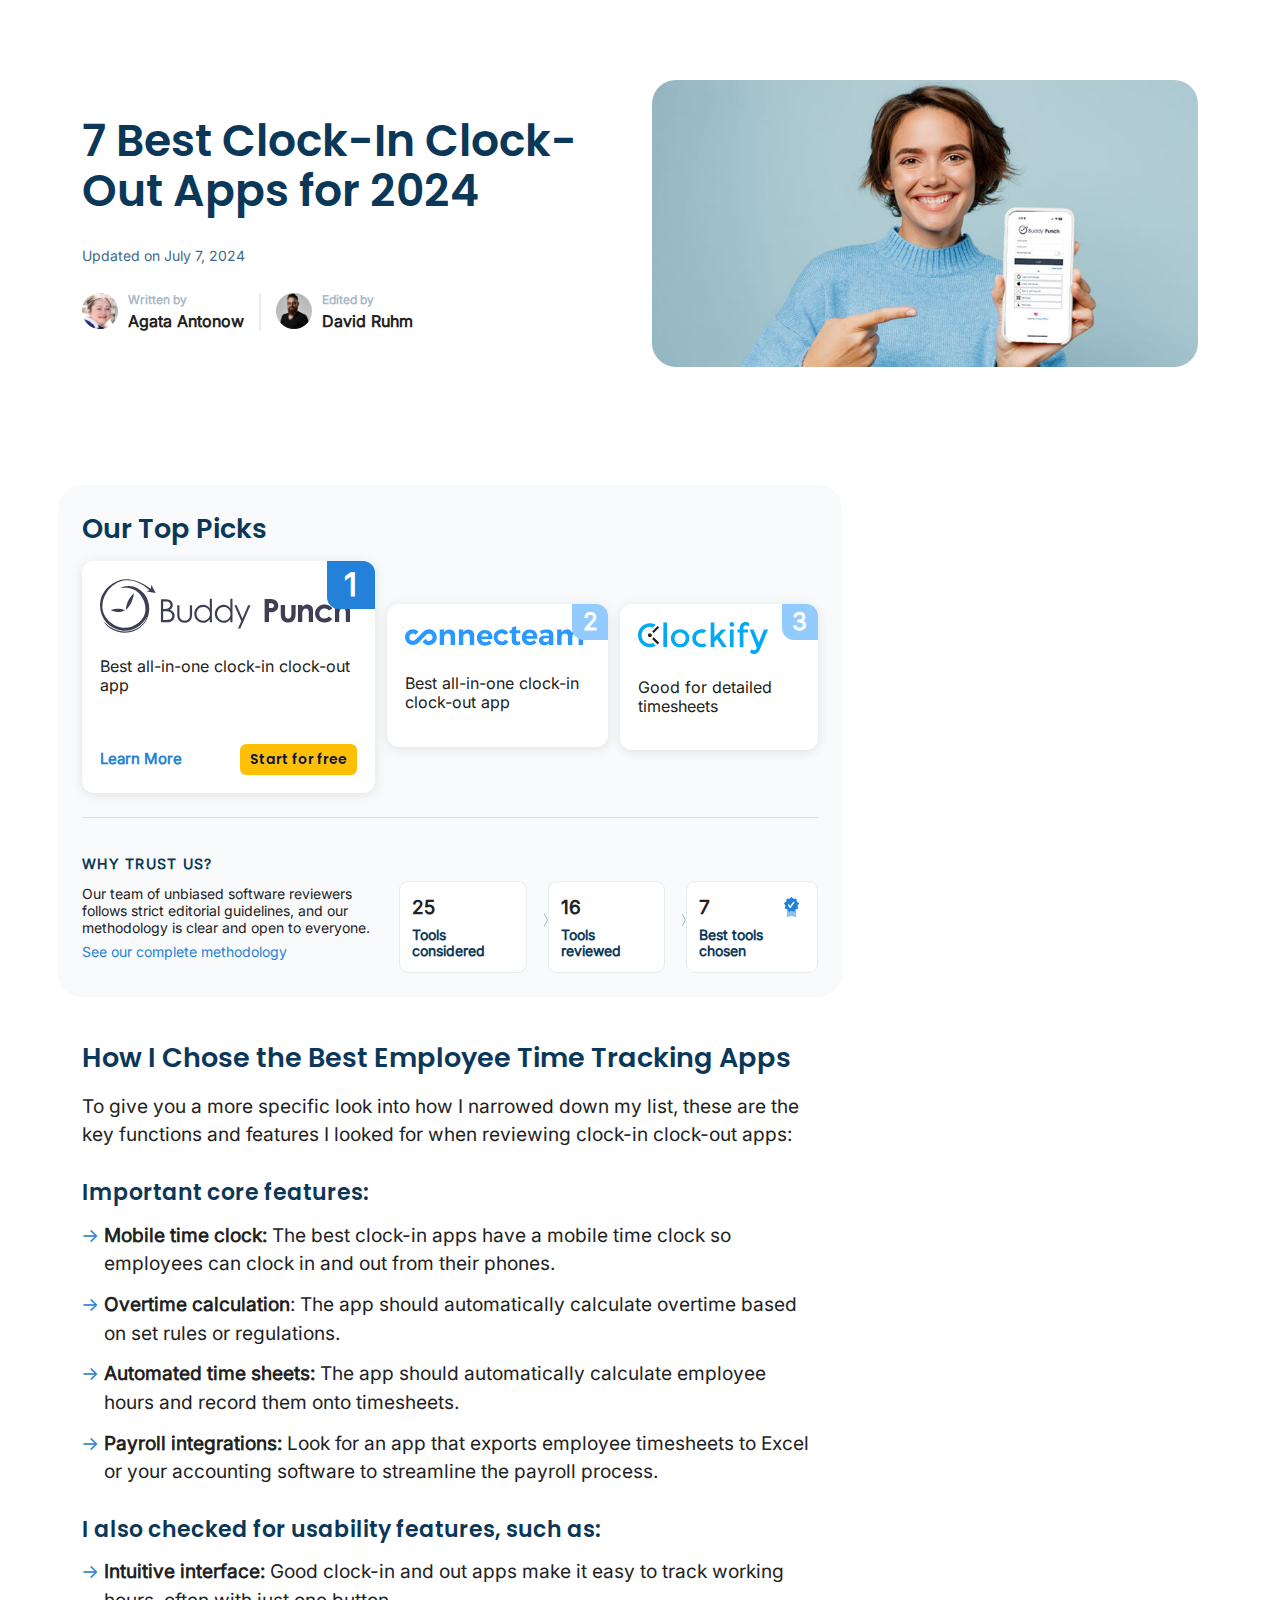
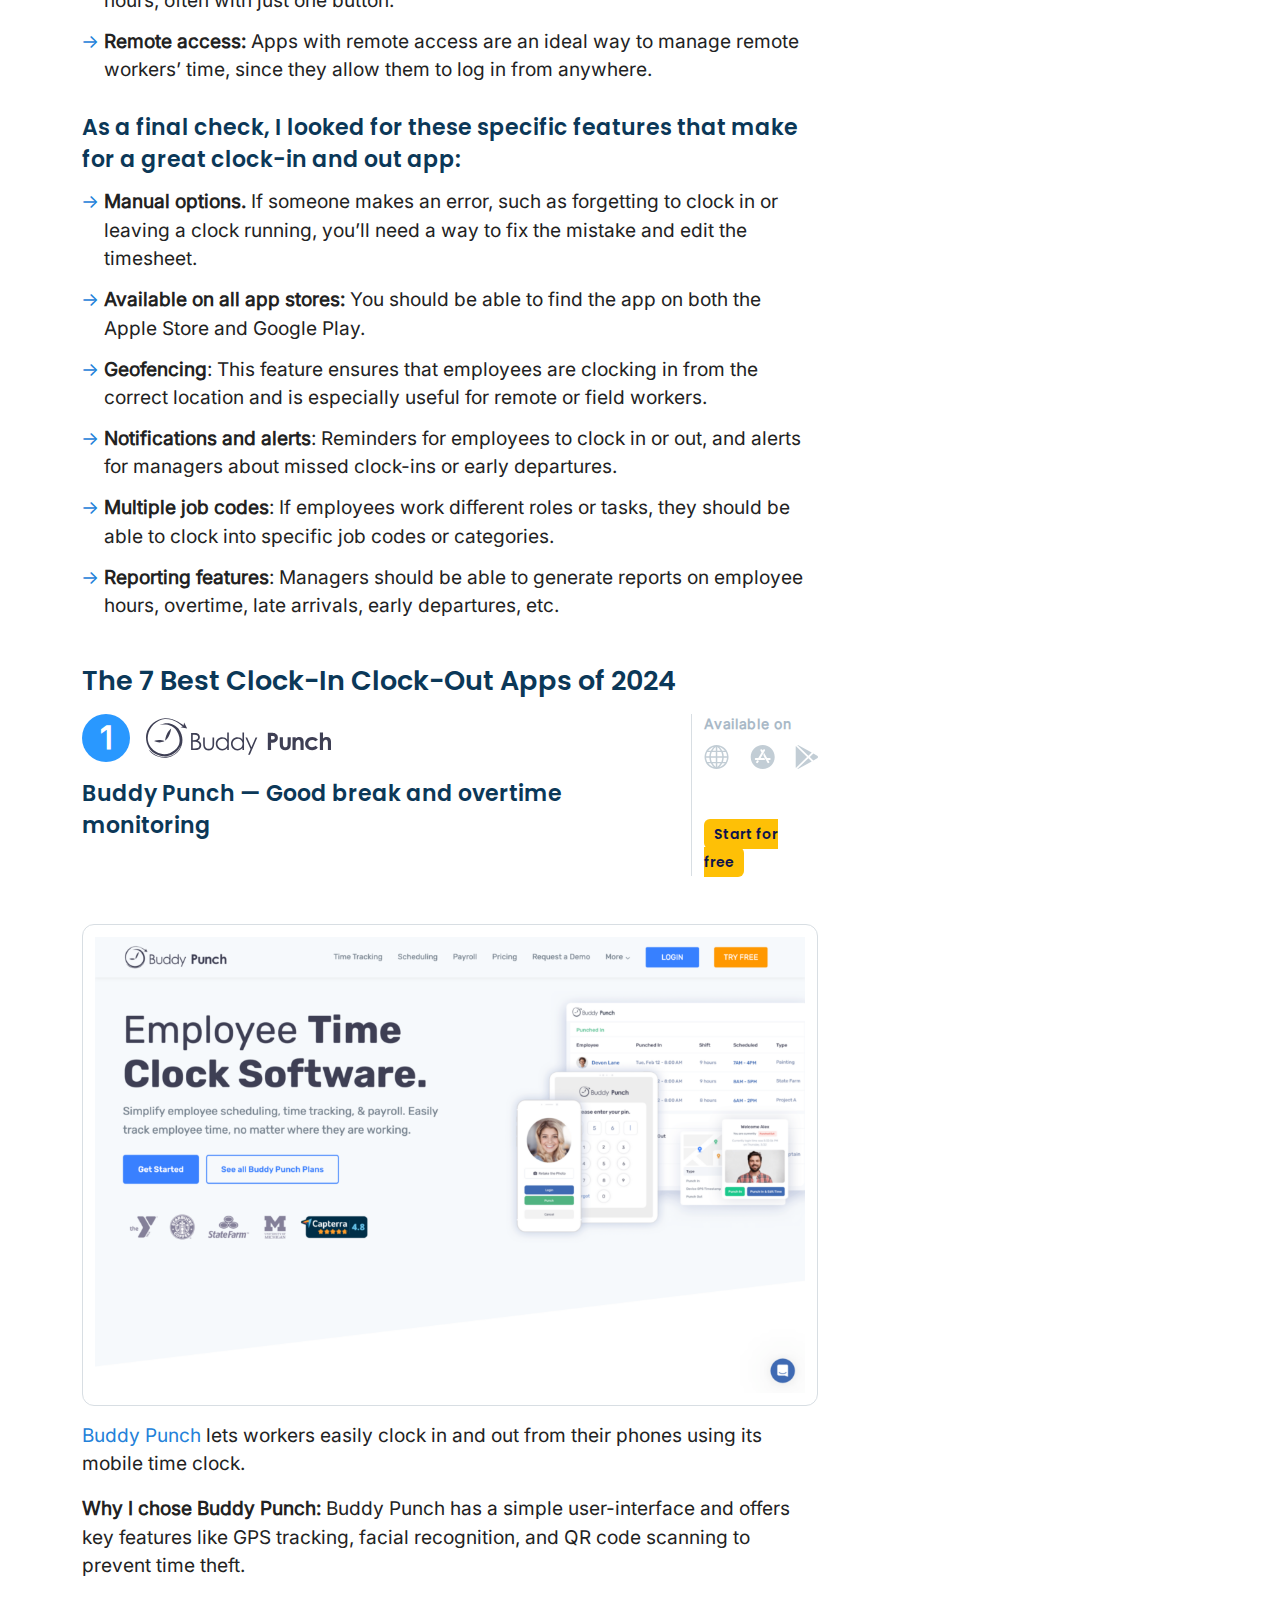
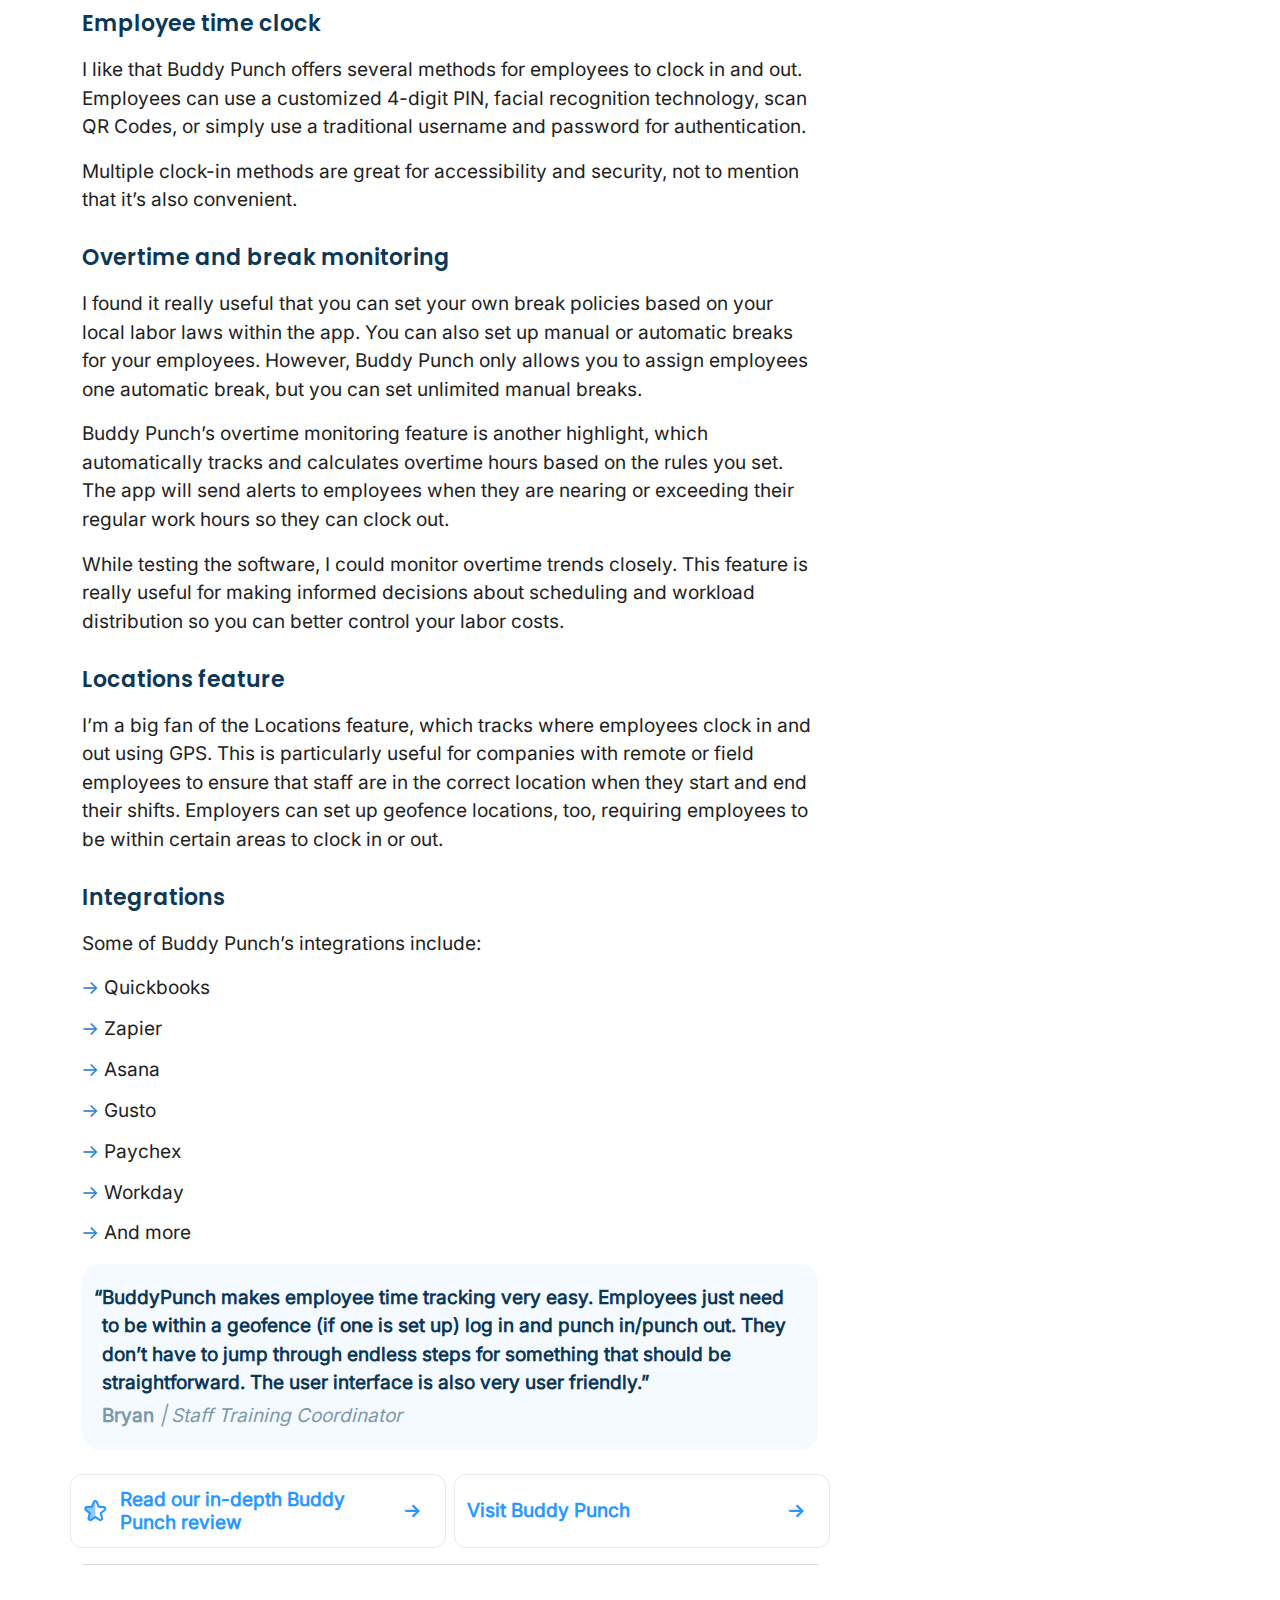
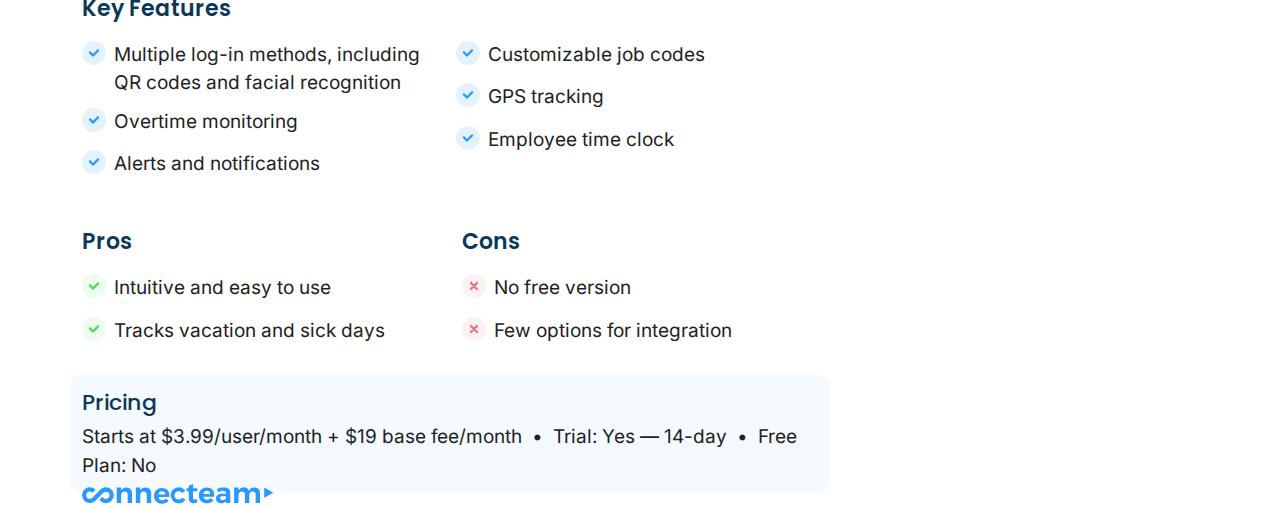
<file: new.html>
<!DOCTYPE html>
<html lang="en">
<head>
    <meta charset="UTF-8">
    <meta name="viewport" content="width=device-width, initial-scale=1.0">
    <title>Buddy Punch - Clock In Clock Out App</title>
    <!-- Custom Fonts -->
    <link rel="stylesheet" href="assets/fonts/Poppins/stylesheet.css">
    <link rel="stylesheet" href="assets/fonts/Inter/stylesheet.css">
    <!-- Bootstrap CSS -->
    <link href="https://cdn.jsdelivr.net/npm/bootstrap@5.3.3/dist/css/bootstrap.min.css" rel="stylesheet" integrity="sha384-QWTKZyjpPEjISv5WaRU9OFeRpok6YctnYmDr5pNlyT2bRjXh0JMhjY6hW+ALEwIH" crossorigin="anonymous">
    <!-- Custom CSS -->
    <link rel="stylesheet" href="style.css">
</head>
<body>
    
    <!-- Banner Section -->
    <section class="ms-banner-section">
        <div class="container">
            <div class="row align-items-center">
                <div class="col-md-6">
                    <h1 class="mb-4">7 Best Clock-In Clock-Out Apps for 2024</h1>
                    <span class="ms-meta ms-font-inter">Updated on July 7, 2024</span>
                    <div class="d-flex ms-meta-content mt-4">
                        <div class="d-flex">
                            <img src="assets/images/Agata.webp" class="img-fluid ms-meta-img rounded-circle" alt="Image">
                            <div>
                                <h5 class="ms-meta-heading fw-bold ms-font-inter mb-1">Written by</h5>
                                <h4 class="ms-meta-description fw-bold ms-font-inter mb-0">Agata Antonow</h4>
                            </div>
                        </div>
                        <div class="d-flex">
                            <img src="assets/images/David.webp" class="img-fluid ms-meta-img rounded-circle" alt="Image">
                            <div>
                                <h5 class="ms-meta-heading fw-bold ms-font-inter mb-1">Edited by</h5>
                                <h4 class="ms-meta-description fw-bold ms-font-inter mb-0">David Ruhm</h4>
                            </div>
                        </div>
                    </div>
                </div>
                <div class="col-md-6">
                    <img src="assets/images/clock-in-clock-out-app.jpg" class="img-fluid ms-main-img" alt="Image">
                </div>
            </div>
        </div>
    </section>

    <!-- Main Content Section -->
    <section>
        <div class="container">
            <div class="row">
                <div class="col-md-8">
                    <div class="ms-top-picks">
                        <h2 class="mt-0">Our Top Picks</h2>
                        <div class="row align-items-center">
                            <div class="col-md-5">
                                <div class="ms-top-picks-box position-relative">
                                    <img src="assets/images/Buddy-Punch-Logo.svg" class="img-fluid" alt="Image">
                                    <h6 class="my-4 mb-5">Best all-in-one clock-in clock-out app</h6>
                                    <div class="d-flex justify-content-between align-items-center">
                                        <a class="text-decoration-none ms-link" href="#.">Learn More</a>
                                        <a class="ms-yellow-btn" href="#.">Start for free</a>
                                    </div>
                                    <div class="ms-picks-number d-flex align-items-center justify-content-center">1</div>
                                </div>
                            </div>
                            <div class="col-md-7">
                                <div class="row">
                                    <div class="col-md-6 px-0">
                                        <div class="ms-top-picks-box position-relative">
                                            <img src="assets/images/connecteam-logo.svg" class="img-fluid" alt="Image">
                                            <h6 class="my-4 mb-3">Best all-in-one clock-in clock-out app</h6>
                                            <div class="ms-picks-number ms-picks-unhighlight d-flex align-items-center justify-content-center">2</div>
                                        </div>
                                    </div>
                                    <div class="col-md-6">
                                        <div class="ms-top-picks-box position-relative">
                                            <img src="assets/images/Clockify-Logo.svg" class="img-fluid" alt="Image">
                                            <h6 class="my-4 mb-3">Good for detailed timesheets</h6>
                                            <div class="ms-picks-number ms-picks-unhighlight d-flex align-items-center justify-content-center">3</div>
                                        </div>
                                    </div>
                                </div>
                            </div>
                        </div>
                        <hr class="ms-hr my-4">
                        <div class="row align-items-end">
                            <div class="col-md-5">
                                <p class="ms-bottom-heading">WHY TRUST US?</p>
                                <p class="ms-font-14 mb-0">Our team of unbiased software reviewers follows strict editorial guidelines, and our methodology is clear and open to everyone.</p>
                                <p class="fw-medium mt-0 mb-2"><a class="ms-font-14" href="#.">See our complete methodology</a></p>
                            </div>
                            <div class="col-md-7">
                                <div class="d-flex justify-content-between ms-steps">
                                    <div class="ms-step">
                                        <p class="fw-bold ms-step-number m-0 mb-1">25</p>
                                        <p class="m-0 ms-step-title fw-semibold ms-font-14">Tools considered</p>
                                    </div>
                                    <div class="ms-step">
                                        <p class="fw-bold ms-step-number m-0 mb-1">16</p>
                                        <p class="m-0 ms-step-title fw-semibold ms-font-14">Tools reviewed</p>
                                    </div>
                                    <div class="ms-step ms-step-last">
                                        <p class="fw-bold ms-step-number m-0 mb-1">7</p>
                                        <p class="m-0 ms-step-title fw-semibold ms-font-14">Best tools chosen</p>
                                        <img src="assets/images/award.svg" class="img-fluid" alt="Image">
                                    </div>
                                </div>
                            </div>
                        </div>
                    </div>
                    <h2>How I Chose the Best Employee Time Tracking Apps</h2>
                    <p>To give you a more specific look into how I narrowed down my list, these are the key functions and features I looked for when reviewing clock-in clock-out apps:</p>
                    <h3>Important core features:</h3>
                    <ul class="ms-arrow-list">
                        <li><strong>Mobile time clock:</strong>&nbsp;The best clock-in apps have a mobile time clock so employees can clock in and out from their phones.</li>
                        <li><strong>Overtime calculation</strong>: The app should automatically calculate overtime based on set rules or regulations.</li>
                        <li><strong>Automated time sheets:</strong>&nbsp;The app should automatically calculate employee hours and record them onto timesheets.</li>
                        <li><strong>Payroll integrations:</strong> Look for an app that exports employee timesheets to Excel or your accounting software to streamline the payroll process.</li>
                    </ul>
                    <h3>I also checked for usability features, such as:</h3>
                    <ul class="ms-arrow-list">
                        <li><b>Intuitive interface: </b>Good clock-in and out apps make it easy to track working hours, often with just one button.</li>
                        <li><b>Remote access:</b>&nbsp;Apps with remote access are an ideal way to manage remote workers’ time, since they allow them to log in from anywhere.</li>
                    </ul>
                    <h3>As a final check, I looked for these specific features that make for a great clock-in and out app:</h3>
                    <ul class="ms-arrow-list">
                        <li><b>Manual options.</b>&nbsp;If someone makes an error, such as forgetting to clock in or leaving a clock running, you’ll need a way to fix the mistake and edit the timesheet.</li>
                        <li><strong>Available on all app stores:</strong> You should be able to find the app on both the Apple Store and Google Play.</li>
                        <li><strong>Geofencing</strong>: This feature ensures that employees are clocking in from the correct location and is especially useful for remote or field workers.</li>
                        <li><strong>Notifications and alerts</strong>: Reminders for employees to clock in or out, and alerts for managers about missed clock-ins or early departures.</li>
                        <li><strong>Multiple job codes</strong>: If employees work different roles or tasks, they should be able to clock into specific job codes or categories.</li>
                        <li><strong>Reporting features</strong>: Managers should be able to generate reports on employee hours, overtime, late arrivals, early departures, etc.</li>
                    </ul>
                    <h2>The 7 Best Clock-In Clock-Out Apps of 2024</h2>
                    <div class="ms-main-box">
                        <div class="d-flex justify-content-between">
                            <div class="">
                                <div class="d-flex align-items-center">
                                    <div class="ms-main-box-number d-flex align-items-center justify-content-center me-3">
                                        1
                                    </div>
                                    <img src="assets/images/Buddy-Punch-Logo.svg" class="img-fluid ms-main-logo" alt="Logo">
                                </div>
                                <h3 class="mt-3 mb-0">Buddy Punch — Good break and overtime monitoring</h3>
                            </div>
                            <div class="ms-available-sidebar">
                                <div class="mb-5">
                                    <h6 class="ma-available-text">Available on</h6>
                                    <div class="ms-available-icons d-flex justify-content-between">
                                        <a href="https://app.buddypunch.com/Account/LogOn?ReturnUrl=%2F" target="_blank"><img src="assets/images/web.svg" class="img-fluid" alt="Image"></a>
                                        <a href="https://apps.apple.com/us/app/buddy-punch-time-attendance/id1100685927" target="_blank"><img src="assets/images/ios.svg" class="img-fluid" alt="Image"></a>
                                        <a href="https://play.google.com/store/apps/details?id=com.BuddyPunch.Mobile&hl=en&gl=US" target="_blank"><img src="assets/images/android.svg" class="img-fluid" alt="Image"></a>
                                    </div>
                                </div>
                                <a class="ms-yellow-btn" href="#.">Start for free</a>
                            </div>
                        </div>
                        <figure class="mt-5">
                            <img src="assets/images/buddypunch.webp" class="img-fluid" alt="Image">
                        </figure>
                        <p><a href="https://buddypunch.com/" target="_blank">Buddy Punch</a> lets workers easily clock in and out from their phones using its mobile time clock.</p>
                        <p><b>Why I chose Buddy Punch:</b> Buddy Punch has a simple user-interface and offers key features like GPS tracking, facial recognition, and QR code scanning to prevent time theft.</p>
                        <h3>Employee time clock</h3>
                        <p>I like that Buddy Punch offers several methods for employees to clock in and out. Employees can use a customized 4-digit PIN, facial recognition technology, scan QR Codes, or simply use a traditional username and password for authentication.</p>
                        <p>Multiple clock-in methods are great for accessibility and security, not to mention that it’s also convenient.</p>
                        <h3>Overtime and break monitoring</h3>
                        <p>I found it really useful that you can set your own break policies based on your local labor laws within the app. You can also set up manual or automatic breaks for your employees. However, Buddy Punch only allows you to assign employees one automatic break, but you can set unlimited manual breaks.</p>
                        <p>Buddy Punch’s overtime monitoring feature is another highlight, which automatically tracks and calculates overtime hours based on the rules you set. The app will send alerts to employees when they are nearing or exceeding their regular work hours so they can clock out.</p>
                        <p>While testing the software, I could monitor overtime trends closely. This feature is really useful for making informed decisions about scheduling and workload distribution so you can better control your labor costs.</p>
                        <h3>Locations feature</h3>
                        <p>I’m a big fan of the Locations feature, which tracks where employees clock in and out using GPS. This is particularly useful for companies with remote or field employees to ensure that staff are in the correct location when they start and end their shifts. Employers can set up geofence locations, too, requiring employees to be within certain areas to clock in or out.</p>
                        <h3>Integrations</h3>
                        <p>Some of Buddy Punch’s integrations include:</p>
                        <ul class="ms-arrow-list">
                            <li>Quickbooks</li>
                            <li>Zapier</li>
                            <li>Asana</li>
                            <li>Gusto</li>
                            <li>Paychex</li>
                            <li>Workday</li>
                            <li>And more</li>
                        </ul>
                        <div class="ms-quote-box">
                            <q class="fw-semibold position-relative">BuddyPunch makes employee time tracking very easy. Employees just need to be within a geofence (if one is set up) log in and punch in/punch out. They don’t have to jump through endless steps for something that should be straightforward. The user interface is also very user friendly.</q>
                            <div class="ms-quote-name mt-1">
                                <em><b>Bryan</b></em>
                                <em>Staff Training Coordinator</em>
                            </div>
                        </div>
                        <div class="ms-special-links row my-4 mb-2">
                            <div class="col-md-6 pe-1">
                                <a href="https://connecteam.com/reviews/buddy-punch/" target="_blank" class="d-flex align-items-center justify-content-between text-decoration-none">
                                    <div class="d-flex align-items-center">
                                        <svg width="32" height="32" viewBox="0 0 32 32" fill="#2998ff" xmlns="http://www.w3.org/2000/svg">
                                            <path opacity=".5" fill-rule="evenodd" clip-rule="evenodd" d="M16.0001 1.74362C14.6773 1.72919 13.3469 2.45591 12.778 3.92377L10.6956 9.29666L4.9422 9.61684C1.82915 9.79007 0.558049 13.7022 2.97472 15.6721L7.44115 19.3129L5.96774 24.8837C5.17052 27.8979 8.49835 30.3157 11.1187 28.6261L15.9615 25.5033L16.0001 1.74362Z"></path>
                                            <path fill-rule="evenodd" clip-rule="evenodd" d="M12.7734 11.4142C12.6674 11.6879 12.411 11.8741 12.118 11.8905L5.12894 12.2794C4.44735 12.3173 4.16905 13.1739 4.69817 13.6052L10.1238 18.0279C10.3513 18.2133 10.4492 18.5147 10.3742 18.7984L8.58434 25.5656C8.40979 26.2255 9.1384 26.7549 9.71211 26.3849L15.595 22.5915C15.8416 22.4325 16.1585 22.4325 16.4052 22.5915L22.288 26.3849C22.8617 26.7549 23.5903 26.2255 23.4158 25.5656L21.626 18.7984C21.5509 18.5147 21.6488 18.2133 21.8763 18.0279L27.302 13.6052C27.8311 13.1739 27.5528 12.3173 26.8712 12.2794L19.8822 11.8905C19.5891 11.8741 19.3327 11.6879 19.2267 11.4142L16.6971 4.88745C16.4504 4.25095 15.5498 4.25095 15.3031 4.88746L12.7734 11.4142ZM21.2659 9.29666L19.1835 3.92377C18.0568 1.01661 13.9434 1.01663 12.8166 3.92377L10.7342 9.29666L4.98077 9.61684C1.86772 9.79007 0.596624 13.7022 3.01329 15.6721L7.47972 19.3129L6.00632 24.8837C5.20909 27.8979 8.53693 30.3157 11.1572 28.6261L16.0001 25.5033L20.8429 28.6261C23.4632 30.3157 26.791 27.8979 25.9938 24.8837L24.5204 19.3129L28.9868 15.6721C31.4035 13.7022 30.1324 9.79007 27.0194 9.61684L21.2659 9.29666Z"></path>
                                        </svg>
                                        <span class="fw-bold">Read our in-depth Buddy Punch review</span>
                                    </div>
                                </a>
                            </div>
                            <div class="col-md-6 ps-1">
                                <a href="https://buddypunch.com/" target="_blank" class="d-flex align-items-center justify-content-between text-decoration-none">
                                    <div class="d-flex align-items-center">
                                        <span class="fw-bold">Visit Buddy Punch</span>
                                    </div>
                                </a>
                            </div>
                        </div>
                        <hr class="ms-hr mb-4">
                        <h3 class="mb-3">Key Features</h3>
                        <ul class="ms-features-list p-0">
                            <li>Multiple log-in methods, including QR codes and facial recognition</li>
                            <li>Overtime monitoring</li>
                            <li>Alerts and notifications</li>
                            <li>Customizable job codes</li>
                            <li>GPS tracking</li>
                            <li>Employee time clock</li>
                        </ul>
                        <div class="row">
                            <div class="col-md-6">
                                <h3 class="mb-3">Pros</h3>
                                <ul class="ms-features-list ms-pros-list p-0">
                                    <li>Intuitive and easy to use</li>
                                    <li>Tracks vacation and sick days</li>
                                </ul>
                            </div>
                            <div class="col-md-6">
                                <h3 class="mb-3">Cons</h3>
                                <ul class="ms-features-list ms-cons-list p-0">
                                    <li>No free version</li>
                                    <li>Few options for integration</li>
                                </ul>
                            </div>
                        </div>
                        <div class="ms-pricing-box">
                            <h3 class="fw-medium m-0">Pricing</h3>
                            <p class="m-0 mt-1"><span>Starts at $3.99/user/month + $19 base fee/month</span><span>Trial: Yes — 14-day</span><span>Free Plan: No</span></p>
                        </div>
                    </div>

                    <details class="ms-main-box">
                        <summary class="d-flex align-items-center">
                            <img src="assets/images/connecteam-logo.svg" class="img-fluid" alt="Image">
                        </summary>
                        <div class="d-flex justify-content-between">
                            <div class="">
                                <div class="d-flex align-items-center">
                                    <div class="ms-main-box-number d-flex align-items-center justify-content-center me-3">
                                        1
                                    </div>
                                    <img src="assets/images/Buddy-Punch-Logo.svg" class="img-fluid ms-main-logo" alt="Logo">
                                </div>
                                <h3 class="mt-3 mb-0">Buddy Punch — Good break and overtime monitoring</h3>
                            </div>
                            <div class="ms-available-sidebar">
                                <div class="mb-5">
                                    <h6 class="ma-available-text">Available on</h6>
                                    <div class="ms-available-icons d-flex justify-content-between">
                                        <a href="https://app.buddypunch.com/Account/LogOn?ReturnUrl=%2F" target="_blank"><img src="assets/images/web.svg" class="img-fluid" alt="Image"></a>
                                        <a href="https://apps.apple.com/us/app/buddy-punch-time-attendance/id1100685927" target="_blank"><img src="assets/images/ios.svg" class="img-fluid" alt="Image"></a>
                                        <a href="https://play.google.com/store/apps/details?id=com.BuddyPunch.Mobile&amp;hl=en&amp;gl=US" target="_blank"><img src="assets/images/android.svg" class="img-fluid" alt="Image"></a>
                                    </div>
                                </div>
                                <a class="ms-yellow-btn" href="#.">Start for free</a>
                            </div>
                        </div>
                    </details>

                    


                </div>
            </div>
        </div>
    </section>

    <!-- Bootstrap JS -->
    <script src="https://cdn.jsdelivr.net/npm/bootstrap@5.3.3/dist/js/bootstrap.bundle.min.js" integrity="sha384-YvpcrYf0tY3lHB60NNkmXc5s9fDVZLESaAA55NDzOxhy9GkcIdslK1eN7N6jIeHz" crossorigin="anonymous"></script>

</body>
</html>
</file>
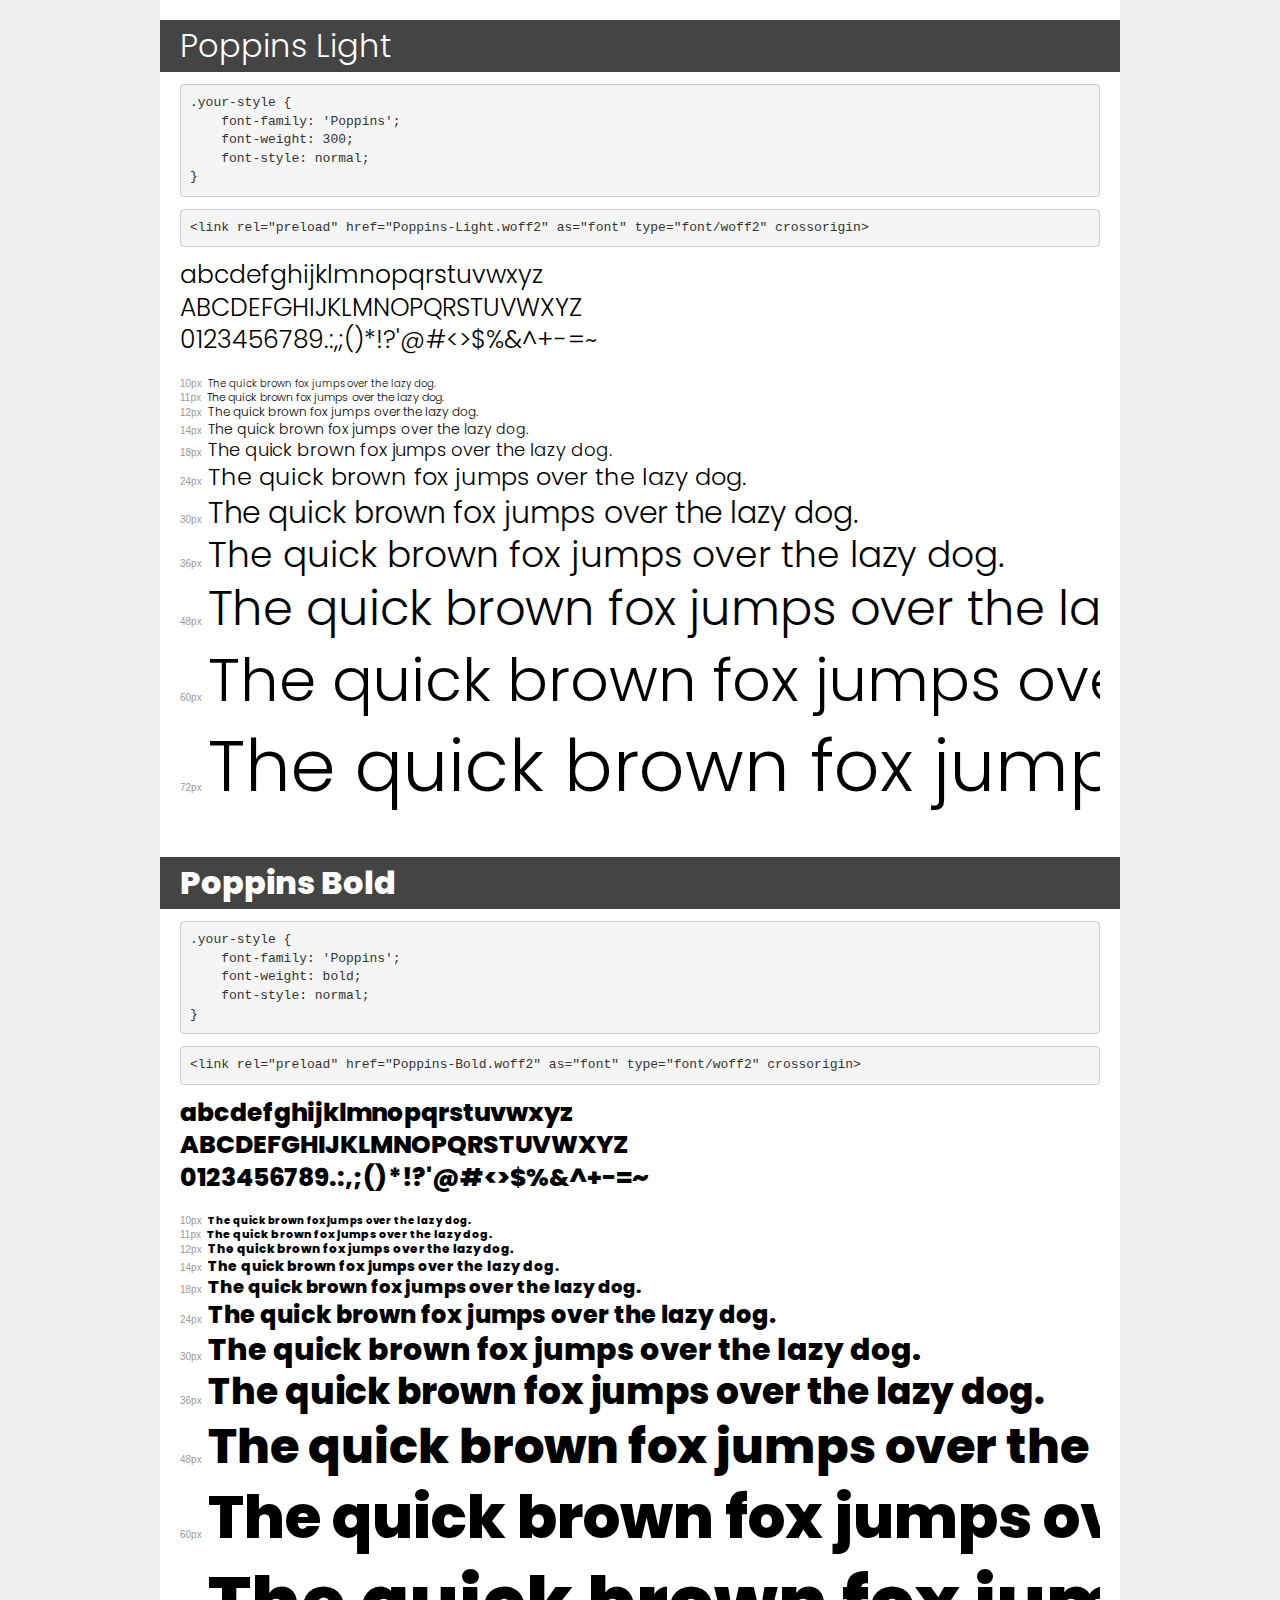
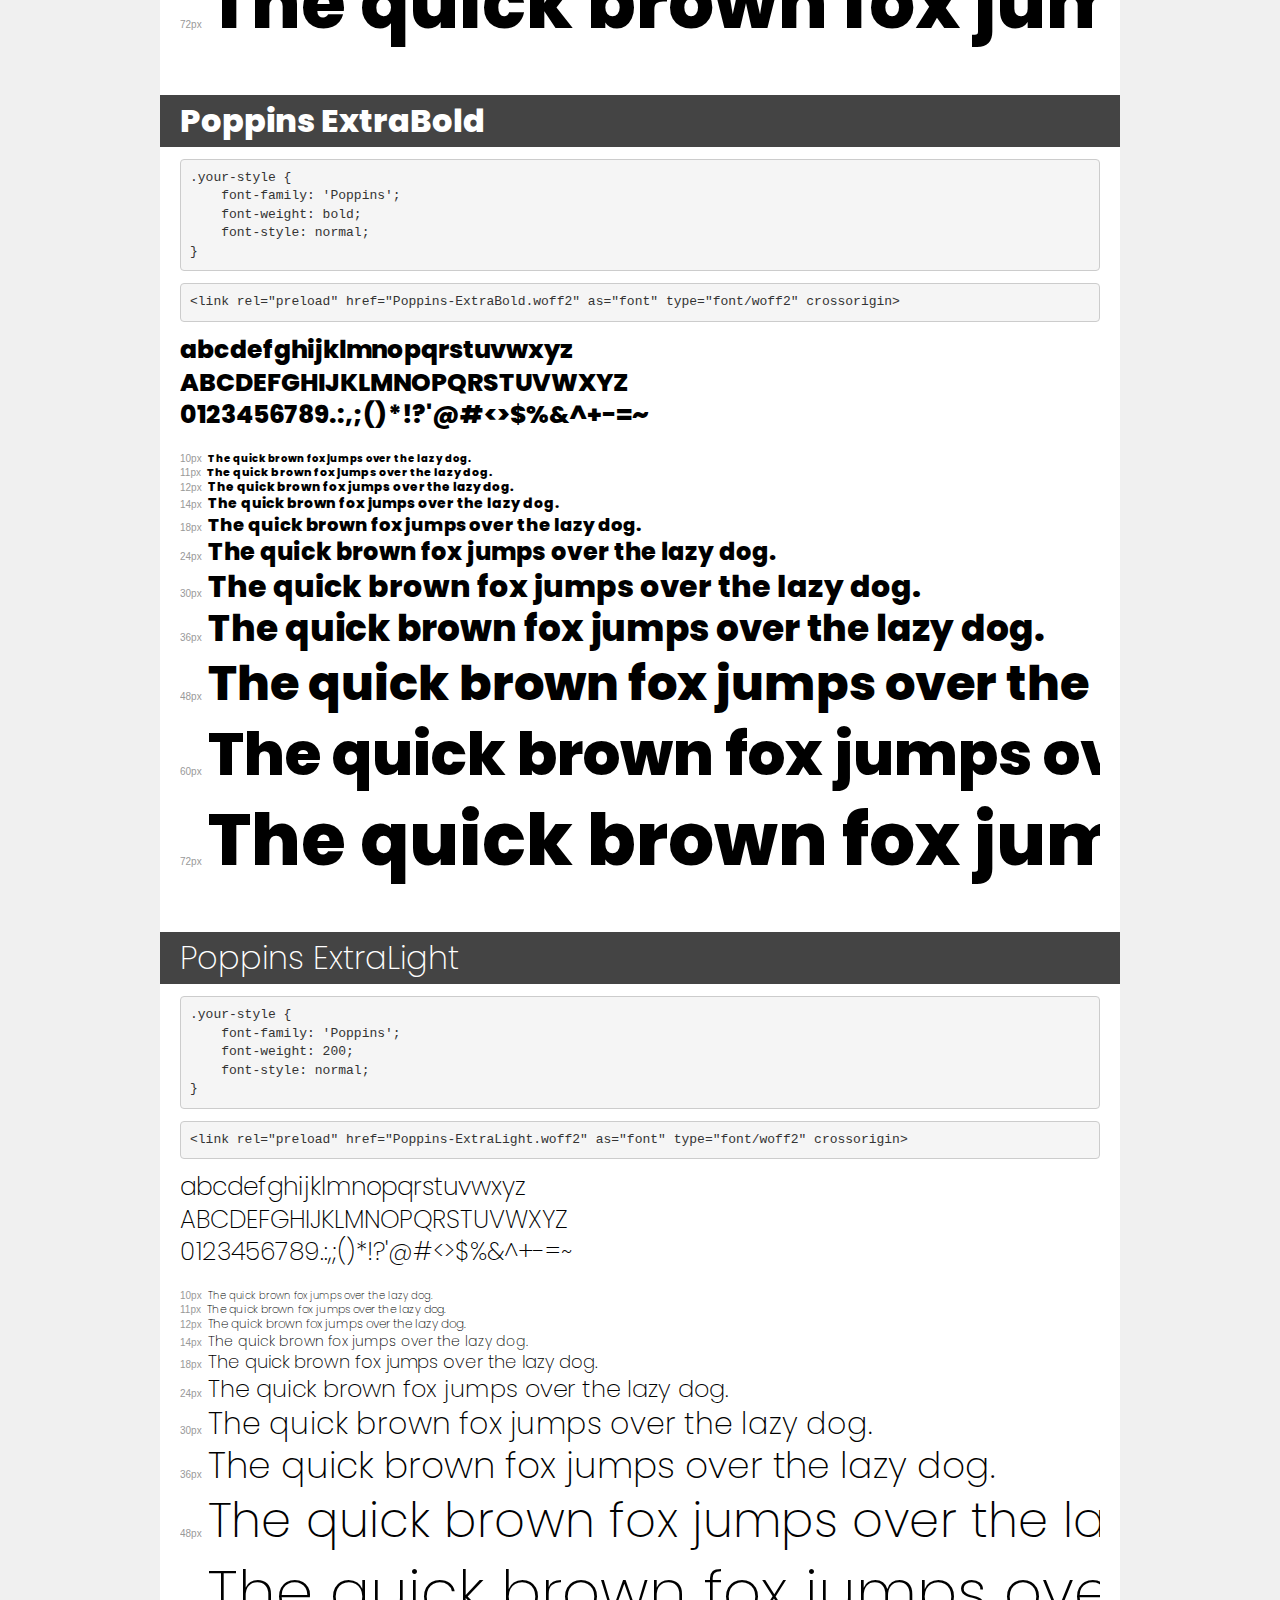
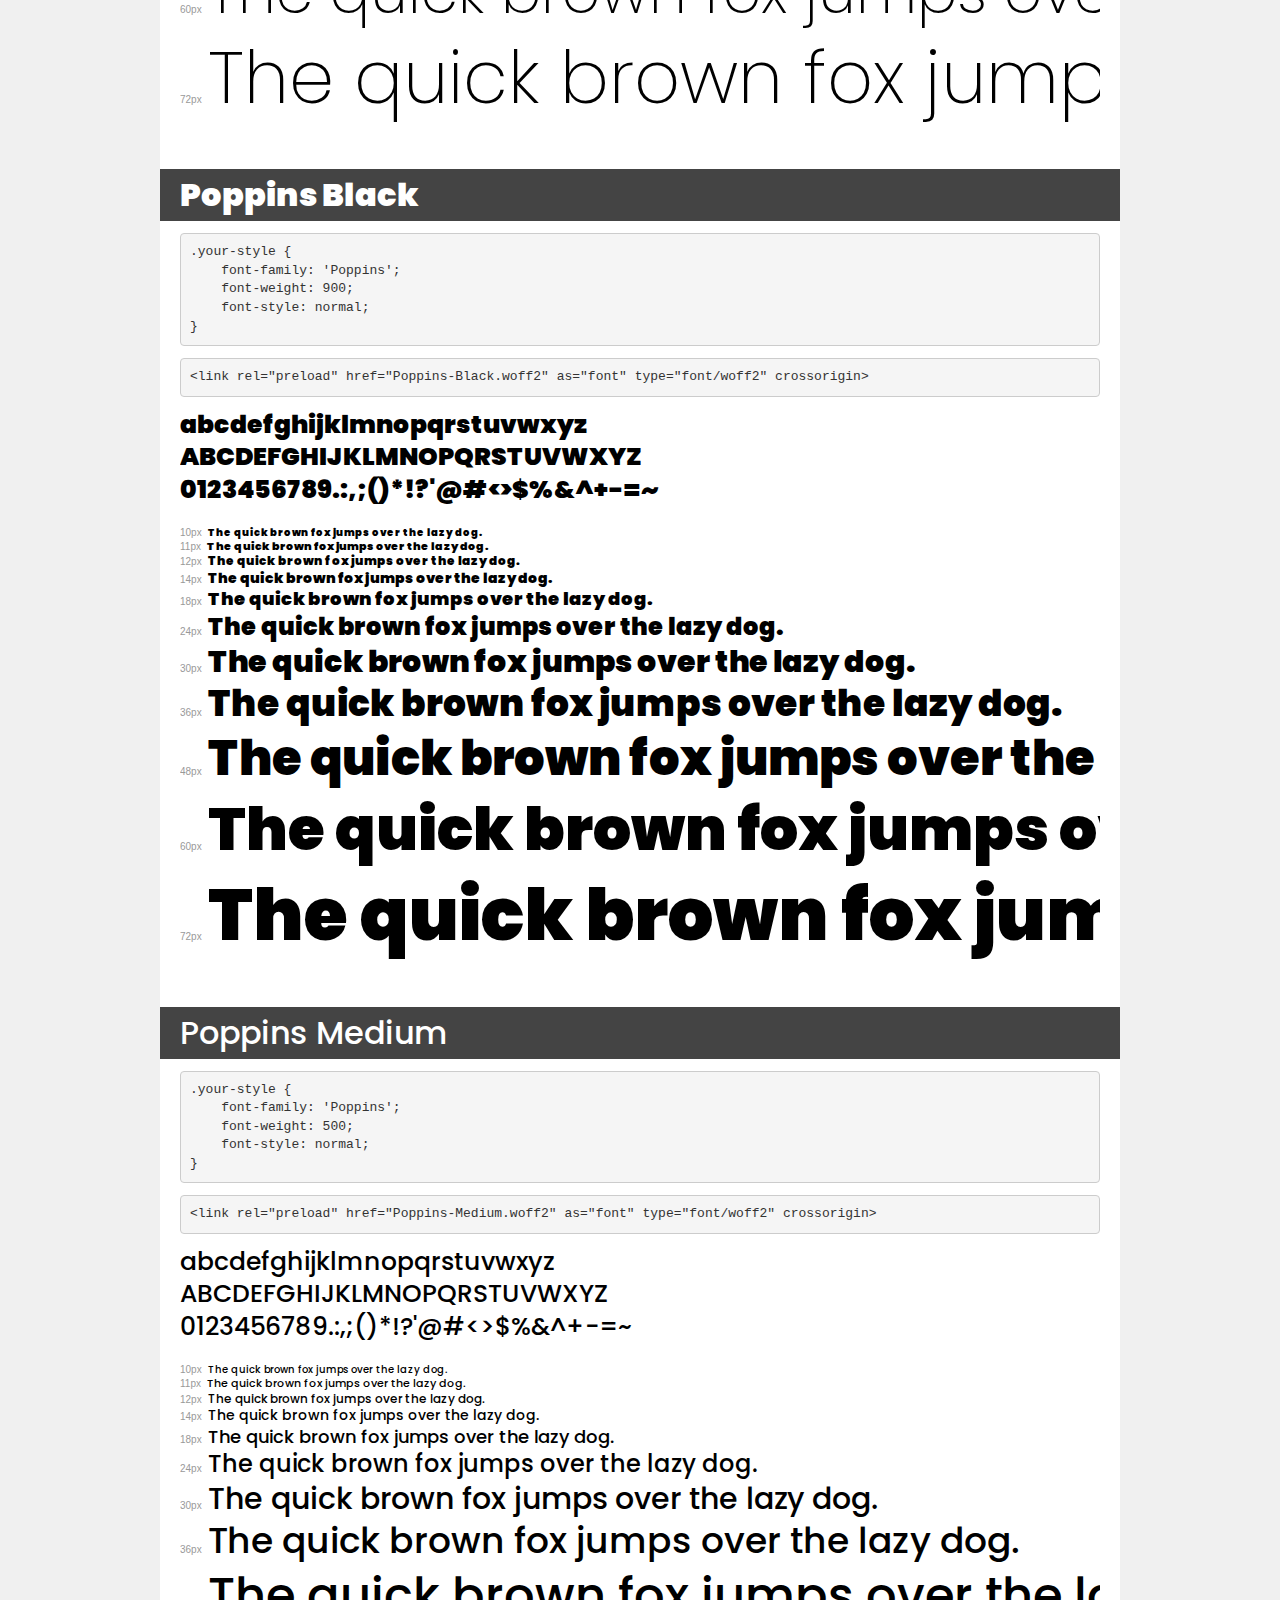
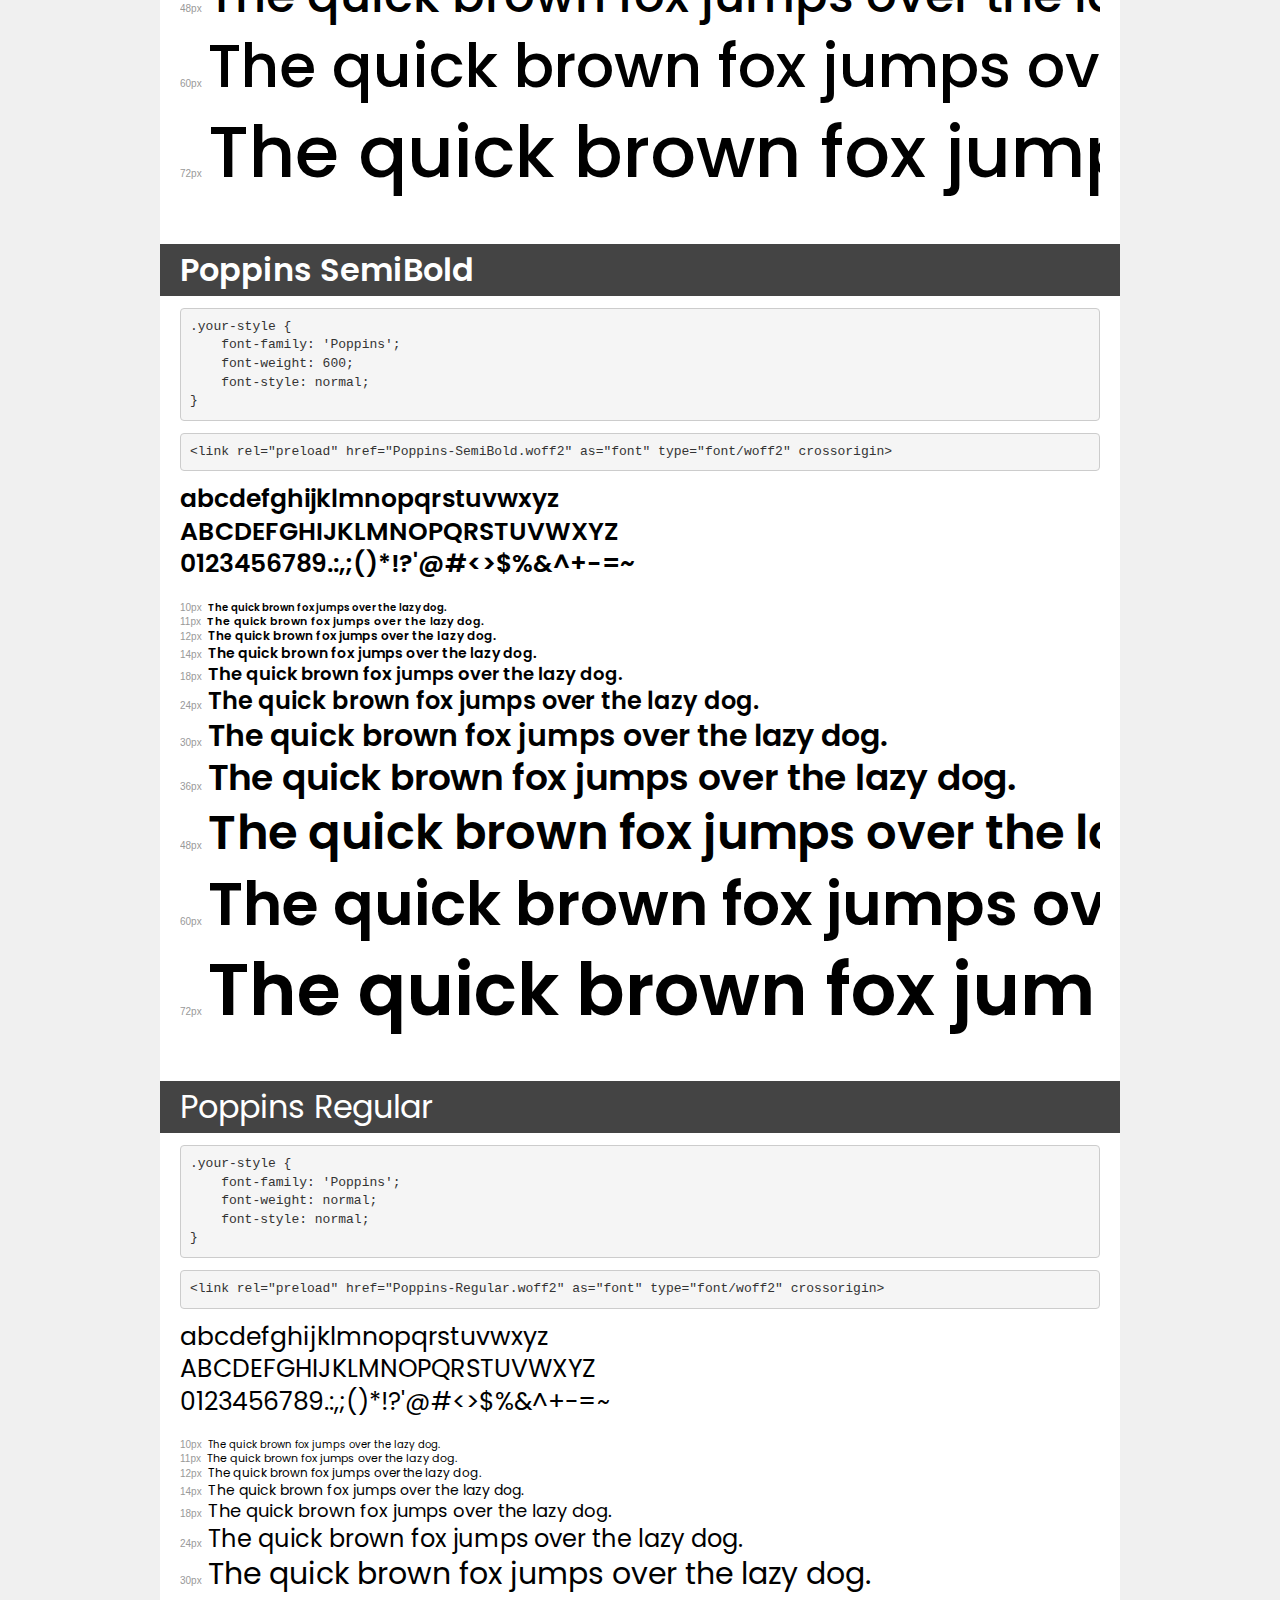
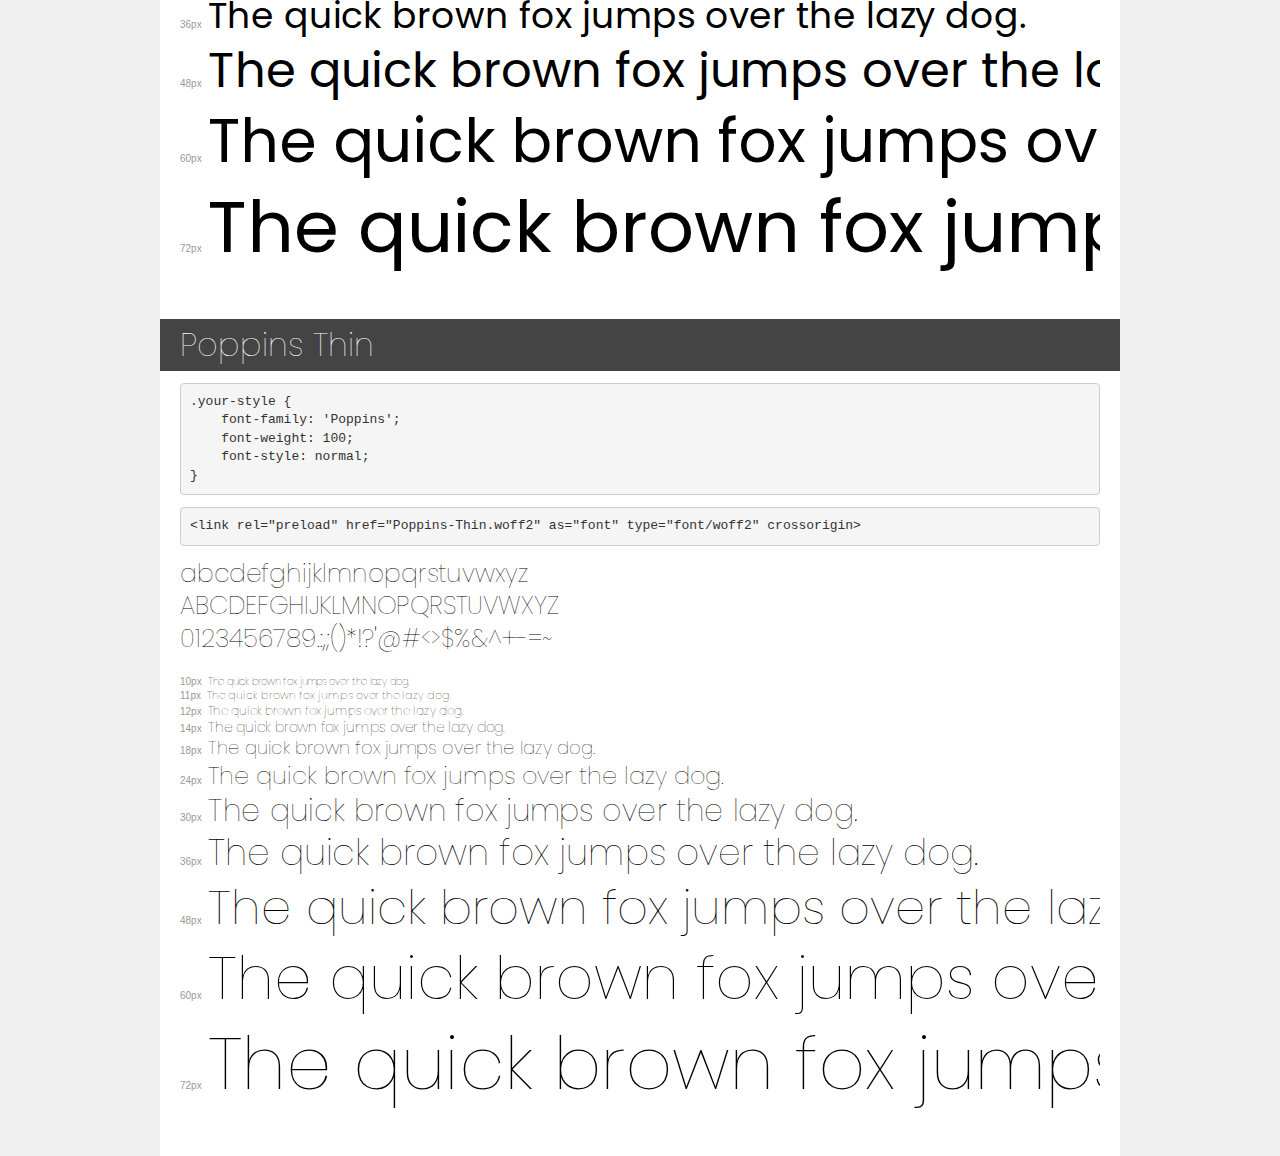
<file: assets/fonts/Poppins/demo.html>
<!DOCTYPE html>
<html lang="en">
<head>
    <meta charset="utf-8">
    <meta http-equiv="X-UA-Compatible" content="IE=edge">
    <meta name="viewport" content="width=device-width, initial-scale=1">
    <meta name="robots" content="noindex, noarchive">
    <meta name="format-detection" content="telephone=no">
    <title>Transfonter demo</title>
    <link href="stylesheet.css" rel="stylesheet">
    <style>
        /*
        http://meyerweb.com/eric/tools/css/reset/
        v2.0 | 20110126
        License: none (public domain)
        */
        html, body, div, span, applet, object, iframe,
        h1, h2, h3, h4, h5, h6, p, blockquote, pre,
        a, abbr, acronym, address, big, cite, code,
        del, dfn, em, img, ins, kbd, q, s, samp,
        small, strike, strong, sub, sup, tt, var,
        b, u, i, center,
        dl, dt, dd, ol, ul, li,
        fieldset, form, label, legend,
        table, caption, tbody, tfoot, thead, tr, th, td,
        article, aside, canvas, details, embed,
        figure, figcaption, footer, header, hgroup,
        menu, nav, output, ruby, section, summary,
        time, mark, audio, video {
            margin: 0;
            padding: 0;
            border: 0;
            font-size: 100%;
            font: inherit;
            vertical-align: baseline;
        }
        /* HTML5 display-role reset for older browsers */
        article, aside, details, figcaption, figure,
        footer, header, hgroup, menu, nav, section {
            display: block;
        }
        body {
            line-height: 1;
        }
        ol, ul {
            list-style: none;
        }
        blockquote, q {
            quotes: none;
        }
        blockquote:before, blockquote:after,
        q:before, q:after {
            content: '';
            content: none;
        }
        table {
            border-collapse: collapse;
            border-spacing: 0;
        }
        /* demo styles */
        body {
            background: #f0f0f0;
            color: #000;
        }
        .page {
            background: #fff;
            width: 920px;
            margin: 0 auto;
            padding: 20px 20px 0 20px;
            overflow: hidden;
        }
        .font-container {
            overflow-x: auto;
            overflow-y: hidden;
            margin-bottom: 40px;
            line-height: 1.3;
            white-space: nowrap;
            padding-bottom: 5px;
        }
        h1 {
            position: relative;
            background: #444;
            font-size: 32px;
            color: #fff;
            padding: 10px 20px;
            margin: 0 -20px 12px -20px;
        }
        .letters {
            font-size: 25px;
            margin-bottom: 20px;
        }
        .s10:before {
            content: '10px';
        }
        .s11:before {
            content: '11px';
        }
        .s12:before {
            content: '12px';
        }
        .s14:before {
            content: '14px';
        }
        .s18:before {
            content: '18px';
        }
        .s24:before {
            content: '24px';
        }
        .s30:before {
            content: '30px';
        }
        .s36:before {
            content: '36px';
        }
        .s48:before {
            content: '48px';
        }
        .s60:before {
            content: '60px';
        }
        .s72:before {
            content: '72px';
        }
        .s10:before, .s11:before, .s12:before, .s14:before,
        .s18:before, .s24:before, .s30:before, .s36:before,
        .s48:before, .s60:before, .s72:before {
            font-family: Arial, sans-serif;
            font-size: 10px;
            font-weight: normal;
            font-style: normal;
            color: #999;
            padding-right: 6px;
        }
        pre {
            display: block;
            padding: 9px;
            margin: 0 0 12px;
            font-family: Monaco, Menlo, Consolas, "Courier New", monospace;
            font-size: 13px;
            line-height: 1.428571429;
            color: #333;
            font-weight: normal;
            font-style: normal;
            background-color: #f5f5f5;
            border: 1px solid #ccc;
            overflow-x: auto;
            border-radius: 4px;
        }
        /* responsive */
        @media (max-width: 959px) {
            .page {
                width: auto;
                margin: 0;
            }
        }
    </style>
</head>
<body>
<div class="page">
    <div class="demo">
        <h1 style="font-family: 'Poppins'; font-weight: 300; font-style: normal;">Poppins Light</h1>
        <pre title="Usage">.your-style {
    font-family: 'Poppins';
    font-weight: 300;
    font-style: normal;
}</pre>
        <pre title="Preload (optional)">
&lt;link rel=&quot;preload&quot; href=&quot;Poppins-Light.woff2&quot; as=&quot;font&quot; type=&quot;font/woff2&quot; crossorigin&gt;</pre>
        <div class="font-container" style="font-family: 'Poppins'; font-weight: 300; font-style: normal;">
            <p class="letters">
                abcdefghijklmnopqrstuvwxyz<br>
ABCDEFGHIJKLMNOPQRSTUVWXYZ<br>
                0123456789.:,;()*!?'@#&lt;&gt;$%&^+-=~
            </p>
            <p class="s10" style="font-size: 10px;">The quick brown fox jumps over the lazy dog.</p>
            <p class="s11" style="font-size: 11px;">The quick brown fox jumps over the lazy dog.</p>
            <p class="s12" style="font-size: 12px;">The quick brown fox jumps over the lazy dog.</p>
            <p class="s14" style="font-size: 14px;">The quick brown fox jumps over the lazy dog.</p>
            <p class="s18" style="font-size: 18px;">The quick brown fox jumps over the lazy dog.</p>
            <p class="s24" style="font-size: 24px;">The quick brown fox jumps over the lazy dog.</p>
            <p class="s30" style="font-size: 30px;">The quick brown fox jumps over the lazy dog.</p>
            <p class="s36" style="font-size: 36px;">The quick brown fox jumps over the lazy dog.</p>
            <p class="s48" style="font-size: 48px;">The quick brown fox jumps over the lazy dog.</p>
            <p class="s60" style="font-size: 60px;">The quick brown fox jumps over the lazy dog.</p>
            <p class="s72" style="font-size: 72px;">The quick brown fox jumps over the lazy dog.</p>
        </div>
    </div>

    <div class="demo">
        <h1 style="font-family: 'Poppins'; font-weight: bold; font-style: normal;">Poppins Bold</h1>
        <pre title="Usage">.your-style {
    font-family: 'Poppins';
    font-weight: bold;
    font-style: normal;
}</pre>
        <pre title="Preload (optional)">
&lt;link rel=&quot;preload&quot; href=&quot;Poppins-Bold.woff2&quot; as=&quot;font&quot; type=&quot;font/woff2&quot; crossorigin&gt;</pre>
        <div class="font-container" style="font-family: 'Poppins'; font-weight: bold; font-style: normal;">
            <p class="letters">
                abcdefghijklmnopqrstuvwxyz<br>
ABCDEFGHIJKLMNOPQRSTUVWXYZ<br>
                0123456789.:,;()*!?'@#&lt;&gt;$%&^+-=~
            </p>
            <p class="s10" style="font-size: 10px;">The quick brown fox jumps over the lazy dog.</p>
            <p class="s11" style="font-size: 11px;">The quick brown fox jumps over the lazy dog.</p>
            <p class="s12" style="font-size: 12px;">The quick brown fox jumps over the lazy dog.</p>
            <p class="s14" style="font-size: 14px;">The quick brown fox jumps over the lazy dog.</p>
            <p class="s18" style="font-size: 18px;">The quick brown fox jumps over the lazy dog.</p>
            <p class="s24" style="font-size: 24px;">The quick brown fox jumps over the lazy dog.</p>
            <p class="s30" style="font-size: 30px;">The quick brown fox jumps over the lazy dog.</p>
            <p class="s36" style="font-size: 36px;">The quick brown fox jumps over the lazy dog.</p>
            <p class="s48" style="font-size: 48px;">The quick brown fox jumps over the lazy dog.</p>
            <p class="s60" style="font-size: 60px;">The quick brown fox jumps over the lazy dog.</p>
            <p class="s72" style="font-size: 72px;">The quick brown fox jumps over the lazy dog.</p>
        </div>
    </div>

    <div class="demo">
        <h1 style="font-family: 'Poppins'; font-weight: bold; font-style: normal;">Poppins ExtraBold</h1>
        <pre title="Usage">.your-style {
    font-family: 'Poppins';
    font-weight: bold;
    font-style: normal;
}</pre>
        <pre title="Preload (optional)">
&lt;link rel=&quot;preload&quot; href=&quot;Poppins-ExtraBold.woff2&quot; as=&quot;font&quot; type=&quot;font/woff2&quot; crossorigin&gt;</pre>
        <div class="font-container" style="font-family: 'Poppins'; font-weight: bold; font-style: normal;">
            <p class="letters">
                abcdefghijklmnopqrstuvwxyz<br>
ABCDEFGHIJKLMNOPQRSTUVWXYZ<br>
                0123456789.:,;()*!?'@#&lt;&gt;$%&^+-=~
            </p>
            <p class="s10" style="font-size: 10px;">The quick brown fox jumps over the lazy dog.</p>
            <p class="s11" style="font-size: 11px;">The quick brown fox jumps over the lazy dog.</p>
            <p class="s12" style="font-size: 12px;">The quick brown fox jumps over the lazy dog.</p>
            <p class="s14" style="font-size: 14px;">The quick brown fox jumps over the lazy dog.</p>
            <p class="s18" style="font-size: 18px;">The quick brown fox jumps over the lazy dog.</p>
            <p class="s24" style="font-size: 24px;">The quick brown fox jumps over the lazy dog.</p>
            <p class="s30" style="font-size: 30px;">The quick brown fox jumps over the lazy dog.</p>
            <p class="s36" style="font-size: 36px;">The quick brown fox jumps over the lazy dog.</p>
            <p class="s48" style="font-size: 48px;">The quick brown fox jumps over the lazy dog.</p>
            <p class="s60" style="font-size: 60px;">The quick brown fox jumps over the lazy dog.</p>
            <p class="s72" style="font-size: 72px;">The quick brown fox jumps over the lazy dog.</p>
        </div>
    </div>

    <div class="demo">
        <h1 style="font-family: 'Poppins'; font-weight: 200; font-style: normal;">Poppins ExtraLight</h1>
        <pre title="Usage">.your-style {
    font-family: 'Poppins';
    font-weight: 200;
    font-style: normal;
}</pre>
        <pre title="Preload (optional)">
&lt;link rel=&quot;preload&quot; href=&quot;Poppins-ExtraLight.woff2&quot; as=&quot;font&quot; type=&quot;font/woff2&quot; crossorigin&gt;</pre>
        <div class="font-container" style="font-family: 'Poppins'; font-weight: 200; font-style: normal;">
            <p class="letters">
                abcdefghijklmnopqrstuvwxyz<br>
ABCDEFGHIJKLMNOPQRSTUVWXYZ<br>
                0123456789.:,;()*!?'@#&lt;&gt;$%&^+-=~
            </p>
            <p class="s10" style="font-size: 10px;">The quick brown fox jumps over the lazy dog.</p>
            <p class="s11" style="font-size: 11px;">The quick brown fox jumps over the lazy dog.</p>
            <p class="s12" style="font-size: 12px;">The quick brown fox jumps over the lazy dog.</p>
            <p class="s14" style="font-size: 14px;">The quick brown fox jumps over the lazy dog.</p>
            <p class="s18" style="font-size: 18px;">The quick brown fox jumps over the lazy dog.</p>
            <p class="s24" style="font-size: 24px;">The quick brown fox jumps over the lazy dog.</p>
            <p class="s30" style="font-size: 30px;">The quick brown fox jumps over the lazy dog.</p>
            <p class="s36" style="font-size: 36px;">The quick brown fox jumps over the lazy dog.</p>
            <p class="s48" style="font-size: 48px;">The quick brown fox jumps over the lazy dog.</p>
            <p class="s60" style="font-size: 60px;">The quick brown fox jumps over the lazy dog.</p>
            <p class="s72" style="font-size: 72px;">The quick brown fox jumps over the lazy dog.</p>
        </div>
    </div>

    <div class="demo">
        <h1 style="font-family: 'Poppins'; font-weight: 900; font-style: normal;">Poppins Black</h1>
        <pre title="Usage">.your-style {
    font-family: 'Poppins';
    font-weight: 900;
    font-style: normal;
}</pre>
        <pre title="Preload (optional)">
&lt;link rel=&quot;preload&quot; href=&quot;Poppins-Black.woff2&quot; as=&quot;font&quot; type=&quot;font/woff2&quot; crossorigin&gt;</pre>
        <div class="font-container" style="font-family: 'Poppins'; font-weight: 900; font-style: normal;">
            <p class="letters">
                abcdefghijklmnopqrstuvwxyz<br>
ABCDEFGHIJKLMNOPQRSTUVWXYZ<br>
                0123456789.:,;()*!?'@#&lt;&gt;$%&^+-=~
            </p>
            <p class="s10" style="font-size: 10px;">The quick brown fox jumps over the lazy dog.</p>
            <p class="s11" style="font-size: 11px;">The quick brown fox jumps over the lazy dog.</p>
            <p class="s12" style="font-size: 12px;">The quick brown fox jumps over the lazy dog.</p>
            <p class="s14" style="font-size: 14px;">The quick brown fox jumps over the lazy dog.</p>
            <p class="s18" style="font-size: 18px;">The quick brown fox jumps over the lazy dog.</p>
            <p class="s24" style="font-size: 24px;">The quick brown fox jumps over the lazy dog.</p>
            <p class="s30" style="font-size: 30px;">The quick brown fox jumps over the lazy dog.</p>
            <p class="s36" style="font-size: 36px;">The quick brown fox jumps over the lazy dog.</p>
            <p class="s48" style="font-size: 48px;">The quick brown fox jumps over the lazy dog.</p>
            <p class="s60" style="font-size: 60px;">The quick brown fox jumps over the lazy dog.</p>
            <p class="s72" style="font-size: 72px;">The quick brown fox jumps over the lazy dog.</p>
        </div>
    </div>

    <div class="demo">
        <h1 style="font-family: 'Poppins'; font-weight: 500; font-style: normal;">Poppins Medium</h1>
        <pre title="Usage">.your-style {
    font-family: 'Poppins';
    font-weight: 500;
    font-style: normal;
}</pre>
        <pre title="Preload (optional)">
&lt;link rel=&quot;preload&quot; href=&quot;Poppins-Medium.woff2&quot; as=&quot;font&quot; type=&quot;font/woff2&quot; crossorigin&gt;</pre>
        <div class="font-container" style="font-family: 'Poppins'; font-weight: 500; font-style: normal;">
            <p class="letters">
                abcdefghijklmnopqrstuvwxyz<br>
ABCDEFGHIJKLMNOPQRSTUVWXYZ<br>
                0123456789.:,;()*!?'@#&lt;&gt;$%&^+-=~
            </p>
            <p class="s10" style="font-size: 10px;">The quick brown fox jumps over the lazy dog.</p>
            <p class="s11" style="font-size: 11px;">The quick brown fox jumps over the lazy dog.</p>
            <p class="s12" style="font-size: 12px;">The quick brown fox jumps over the lazy dog.</p>
            <p class="s14" style="font-size: 14px;">The quick brown fox jumps over the lazy dog.</p>
            <p class="s18" style="font-size: 18px;">The quick brown fox jumps over the lazy dog.</p>
            <p class="s24" style="font-size: 24px;">The quick brown fox jumps over the lazy dog.</p>
            <p class="s30" style="font-size: 30px;">The quick brown fox jumps over the lazy dog.</p>
            <p class="s36" style="font-size: 36px;">The quick brown fox jumps over the lazy dog.</p>
            <p class="s48" style="font-size: 48px;">The quick brown fox jumps over the lazy dog.</p>
            <p class="s60" style="font-size: 60px;">The quick brown fox jumps over the lazy dog.</p>
            <p class="s72" style="font-size: 72px;">The quick brown fox jumps over the lazy dog.</p>
        </div>
    </div>

    <div class="demo">
        <h1 style="font-family: 'Poppins'; font-weight: 600; font-style: normal;">Poppins SemiBold</h1>
        <pre title="Usage">.your-style {
    font-family: 'Poppins';
    font-weight: 600;
    font-style: normal;
}</pre>
        <pre title="Preload (optional)">
&lt;link rel=&quot;preload&quot; href=&quot;Poppins-SemiBold.woff2&quot; as=&quot;font&quot; type=&quot;font/woff2&quot; crossorigin&gt;</pre>
        <div class="font-container" style="font-family: 'Poppins'; font-weight: 600; font-style: normal;">
            <p class="letters">
                abcdefghijklmnopqrstuvwxyz<br>
ABCDEFGHIJKLMNOPQRSTUVWXYZ<br>
                0123456789.:,;()*!?'@#&lt;&gt;$%&^+-=~
            </p>
            <p class="s10" style="font-size: 10px;">The quick brown fox jumps over the lazy dog.</p>
            <p class="s11" style="font-size: 11px;">The quick brown fox jumps over the lazy dog.</p>
            <p class="s12" style="font-size: 12px;">The quick brown fox jumps over the lazy dog.</p>
            <p class="s14" style="font-size: 14px;">The quick brown fox jumps over the lazy dog.</p>
            <p class="s18" style="font-size: 18px;">The quick brown fox jumps over the lazy dog.</p>
            <p class="s24" style="font-size: 24px;">The quick brown fox jumps over the lazy dog.</p>
            <p class="s30" style="font-size: 30px;">The quick brown fox jumps over the lazy dog.</p>
            <p class="s36" style="font-size: 36px;">The quick brown fox jumps over the lazy dog.</p>
            <p class="s48" style="font-size: 48px;">The quick brown fox jumps over the lazy dog.</p>
            <p class="s60" style="font-size: 60px;">The quick brown fox jumps over the lazy dog.</p>
            <p class="s72" style="font-size: 72px;">The quick brown fox jumps over the lazy dog.</p>
        </div>
    </div>

    <div class="demo">
        <h1 style="font-family: 'Poppins'; font-weight: normal; font-style: normal;">Poppins Regular</h1>
        <pre title="Usage">.your-style {
    font-family: 'Poppins';
    font-weight: normal;
    font-style: normal;
}</pre>
        <pre title="Preload (optional)">
&lt;link rel=&quot;preload&quot; href=&quot;Poppins-Regular.woff2&quot; as=&quot;font&quot; type=&quot;font/woff2&quot; crossorigin&gt;</pre>
        <div class="font-container" style="font-family: 'Poppins'; font-weight: normal; font-style: normal;">
            <p class="letters">
                abcdefghijklmnopqrstuvwxyz<br>
ABCDEFGHIJKLMNOPQRSTUVWXYZ<br>
                0123456789.:,;()*!?'@#&lt;&gt;$%&^+-=~
            </p>
            <p class="s10" style="font-size: 10px;">The quick brown fox jumps over the lazy dog.</p>
            <p class="s11" style="font-size: 11px;">The quick brown fox jumps over the lazy dog.</p>
            <p class="s12" style="font-size: 12px;">The quick brown fox jumps over the lazy dog.</p>
            <p class="s14" style="font-size: 14px;">The quick brown fox jumps over the lazy dog.</p>
            <p class="s18" style="font-size: 18px;">The quick brown fox jumps over the lazy dog.</p>
            <p class="s24" style="font-size: 24px;">The quick brown fox jumps over the lazy dog.</p>
            <p class="s30" style="font-size: 30px;">The quick brown fox jumps over the lazy dog.</p>
            <p class="s36" style="font-size: 36px;">The quick brown fox jumps over the lazy dog.</p>
            <p class="s48" style="font-size: 48px;">The quick brown fox jumps over the lazy dog.</p>
            <p class="s60" style="font-size: 60px;">The quick brown fox jumps over the lazy dog.</p>
            <p class="s72" style="font-size: 72px;">The quick brown fox jumps over the lazy dog.</p>
        </div>
    </div>

    <div class="demo">
        <h1 style="font-family: 'Poppins'; font-weight: 100; font-style: normal;">Poppins Thin</h1>
        <pre title="Usage">.your-style {
    font-family: 'Poppins';
    font-weight: 100;
    font-style: normal;
}</pre>
        <pre title="Preload (optional)">
&lt;link rel=&quot;preload&quot; href=&quot;Poppins-Thin.woff2&quot; as=&quot;font&quot; type=&quot;font/woff2&quot; crossorigin&gt;</pre>
        <div class="font-container" style="font-family: 'Poppins'; font-weight: 100; font-style: normal;">
            <p class="letters">
                abcdefghijklmnopqrstuvwxyz<br>
ABCDEFGHIJKLMNOPQRSTUVWXYZ<br>
                0123456789.:,;()*!?'@#&lt;&gt;$%&^+-=~
            </p>
            <p class="s10" style="font-size: 10px;">The quick brown fox jumps over the lazy dog.</p>
            <p class="s11" style="font-size: 11px;">The quick brown fox jumps over the lazy dog.</p>
            <p class="s12" style="font-size: 12px;">The quick brown fox jumps over the lazy dog.</p>
            <p class="s14" style="font-size: 14px;">The quick brown fox jumps over the lazy dog.</p>
            <p class="s18" style="font-size: 18px;">The quick brown fox jumps over the lazy dog.</p>
            <p class="s24" style="font-size: 24px;">The quick brown fox jumps over the lazy dog.</p>
            <p class="s30" style="font-size: 30px;">The quick brown fox jumps over the lazy dog.</p>
            <p class="s36" style="font-size: 36px;">The quick brown fox jumps over the lazy dog.</p>
            <p class="s48" style="font-size: 48px;">The quick brown fox jumps over the lazy dog.</p>
            <p class="s60" style="font-size: 60px;">The quick brown fox jumps over the lazy dog.</p>
            <p class="s72" style="font-size: 72px;">The quick brown fox jumps over the lazy dog.</p>
        </div>
    </div>

</div>
</body>
</html>
</file>
<file: assets/fonts/Poppins/stylesheet.css>
@font-face {
    font-family: 'Poppins';
    src: url('Poppins-Light.eot');
    src: url('Poppins-Light.eot?#iefix') format('embedded-opentype'),
        url('Poppins-Light.woff2') format('woff2'),
        url('Poppins-Light.woff') format('woff'),
        url('Poppins-Light.ttf') format('truetype'),
        url('Poppins-Light.svg#Poppins-Light') format('svg');
    font-weight: 300;
    font-style: normal;
    font-display: swap;
}

@font-face {
    font-family: 'Poppins';
    src: url('Poppins-Bold.eot');
    src: url('Poppins-Bold.eot?#iefix') format('embedded-opentype'),
        url('Poppins-Bold.woff2') format('woff2'),
        url('Poppins-Bold.woff') format('woff'),
        url('Poppins-Bold.ttf') format('truetype'),
        url('Poppins-Bold.svg#Poppins-Bold') format('svg');
    font-weight: bold;
    font-style: normal;
    font-display: swap;
}

@font-face {
    font-family: 'Poppins';
    src: url('Poppins-ExtraBold.eot');
    src: url('Poppins-ExtraBold.eot?#iefix') format('embedded-opentype'),
        url('Poppins-ExtraBold.woff2') format('woff2'),
        url('Poppins-ExtraBold.woff') format('woff'),
        url('Poppins-ExtraBold.ttf') format('truetype'),
        url('Poppins-ExtraBold.svg#Poppins-ExtraBold') format('svg');
    font-weight: bold;
    font-style: normal;
    font-display: swap;
}

@font-face {
    font-family: 'Poppins';
    src: url('Poppins-ExtraLight.eot');
    src: url('Poppins-ExtraLight.eot?#iefix') format('embedded-opentype'),
        url('Poppins-ExtraLight.woff2') format('woff2'),
        url('Poppins-ExtraLight.woff') format('woff'),
        url('Poppins-ExtraLight.ttf') format('truetype'),
        url('Poppins-ExtraLight.svg#Poppins-ExtraLight') format('svg');
    font-weight: 200;
    font-style: normal;
    font-display: swap;
}

@font-face {
    font-family: 'Poppins';
    src: url('Poppins-Black.eot');
    src: url('Poppins-Black.eot?#iefix') format('embedded-opentype'),
        url('Poppins-Black.woff2') format('woff2'),
        url('Poppins-Black.woff') format('woff'),
        url('Poppins-Black.ttf') format('truetype'),
        url('Poppins-Black.svg#Poppins-Black') format('svg');
    font-weight: 900;
    font-style: normal;
    font-display: swap;
}

@font-face {
    font-family: 'Poppins';
    src: url('Poppins-Medium.eot');
    src: url('Poppins-Medium.eot?#iefix') format('embedded-opentype'),
        url('Poppins-Medium.woff2') format('woff2'),
        url('Poppins-Medium.woff') format('woff'),
        url('Poppins-Medium.ttf') format('truetype'),
        url('Poppins-Medium.svg#Poppins-Medium') format('svg');
    font-weight: 500;
    font-style: normal;
    font-display: swap;
}

@font-face {
    font-family: 'Poppins';
    src: url('Poppins-SemiBold.eot');
    src: url('Poppins-SemiBold.eot?#iefix') format('embedded-opentype'),
        url('Poppins-SemiBold.woff2') format('woff2'),
        url('Poppins-SemiBold.woff') format('woff'),
        url('Poppins-SemiBold.ttf') format('truetype'),
        url('Poppins-SemiBold.svg#Poppins-SemiBold') format('svg');
    font-weight: 600;
    font-style: normal;
    font-display: swap;
}

@font-face {
    font-family: 'Poppins';
    src: url('Poppins-Regular.eot');
    src: url('Poppins-Regular.eot?#iefix') format('embedded-opentype'),
        url('Poppins-Regular.woff2') format('woff2'),
        url('Poppins-Regular.woff') format('woff'),
        url('Poppins-Regular.ttf') format('truetype'),
        url('Poppins-Regular.svg#Poppins-Regular') format('svg');
    font-weight: normal;
    font-style: normal;
    font-display: swap;
}

@font-face {
    font-family: 'Poppins';
    src: url('Poppins-Thin.eot');
    src: url('Poppins-Thin.eot?#iefix') format('embedded-opentype'),
        url('Poppins-Thin.woff2') format('woff2'),
        url('Poppins-Thin.woff') format('woff'),
        url('Poppins-Thin.ttf') format('truetype'),
        url('Poppins-Thin.svg#Poppins-Thin') format('svg');
    font-weight: 100;
    font-style: normal;
    font-display: swap;
}
</file>
<file: assets/fonts/Inter/stylesheet.css>
@font-face {
    font-family: 'Inter';
    src: url('Inter-Regular.eot');
    src: url('Inter-Regular.eot?#iefix') format('embedded-opentype'),
        url('Inter-Regular.woff2') format('woff2'),
        url('Inter-Regular.woff') format('woff'),
        url('Inter-Regular.ttf') format('truetype'),
        url('Inter-Regular.svg#Inter-Regular') format('svg');
    font-weight: normal;
    font-style: normal;
    font-display: swap;
}
</file>
<file: style.css>
/*----- General CSS Start -----*/
body {
    -webkit-font-smoothing: antialiased;
    font-size: 19px;
    color: #222;
    font-family: 'Inter';
}
a {
    text-decoration: none;
    color: #2381D9;
}
a:hover {
    text-decoration: underline;
}
h1, h2, h3, h4, h5, h6 {
    font-family: 'Poppins';
}
h1 {
    font-weight: 600;
    line-height: 1.15;
    font-size: 44px;
    color: #0b3858;
}
h2 {
    font-size: 27px;
    margin: 1.5em 0 0.5em;
    color: #0b3858;
    font-weight: 600;
    line-height: 1.45;
}
h3 {
    font-size: 22px;
    color: #0b3858;
    font-weight: 600;
    margin: 1.25em 0 0.5em;
    line-height: 1.45;
}
h6 {
    font-size: 16px;
    font-family: 'Inter';
    color: #222;
}
p {
    font-size: 19px;
    font-family: 'Inter';
    color: #222;
    margin: 0.85em 0;
}
.ms-font-14 {
    font-size: 14px;
    line-height: 1.2;
}
.ms-font-poppoins {
    font-family: 'Poppins';
}
.ms-font-inter {
    font-family: 'Inter';
}
.ms-arrow-list {
    padding-inline-start: 1.15em;
}
.ms-arrow-list li::marker {
    content: "→ ";
    color: #2381d9;
}
.ms-arrow-list li {
    margin: 0.65em 0;
}
.ms-features-list {
    list-style: none;
    -moz-columns: 2;
    columns: 2;
    -moz-column-gap: 12px;
    column-gap: 12px;
}
.ms-features-list li {
    display: flex;
    gap: 8px;
    margin-bottom: 10px;
}
.ms-features-list li:before {
    content: url('assets/images/blue.svg');
}
.ms-pros-list, .ms-cons-list {
    columns: 1;
}
.ms-pros-list li:before {
    content: url('assets/images/green.svg');
}
.ms-cons-list li:before {
    content: url('assets/images/red.svg');
}
.ms-yellow-btn {
    font-size: 14px;
    font-weight: 600;
    color: #0D134C;
    background: #FEC006;
    border-radius: 6px;
    font-family: 'Poppins';
    padding: 5px 10px;
    transition: 0.3s all linear;
}
.ms-yellow-btn:hover {
    background: #FEDF82;
    text-decoration: none;
}
.ms-link {
    font-size: 15px;
    font-weight: 600;
}
.ms-hr {
    border-top-color: #D8DEE3;
    opacity: 1;
}
figure {
    border-radius: 12px;
    padding: 12px;
    border: 1px solid #d8dee3;
}
.ms-quote-box {
    padding: 20px;
    background: rgba(234, 245, 255, 0.5);
    border-radius: 18px;
}
.ms-quote-box q {
    color: #0b3858;
}
.ms-quote-box q:before {
    position: absolute;
    right: 100%;
}
.ms-quote-box .ms-quote-name {
    color: #7d98aa;
}
.ms-quote-box .ms-quote-name em:first-child b {
    font-style: normal;
}
.ms-quote-box .ms-quote-name em:first-child:after {
    content: '|';
    padding-left: 6px;
}
.ms-special-links {
    margin-inline: calc(-1* 24px);
}
.ms-special-links a {
    padding: 12px;
    border: 1px solid #e7ecee;
    border-radius: 12px;
    line-height: 1.25;
    color: #2998ff;
    gap: 12px;
    transition: 0.3s all linear;
    height: 74px;
}
.ms-special-links a:hover {
    border-color: #94cbff;
}
.ms-special-links a:after {
    transition: 0.3s all linear;
}
.ms-special-links a:hover:after {
    translate: 0.25em 0;
}
.ms-special-links a > div {
    gap: 12px;
}
.ms-special-links a:after {
    content: "→";
    display: inline-block;
    font-weight: 700;
    margin-right: 12px;
}
.ms-pricing-box {
    background: #2998ff0d;
    border-radius: 12px;
    padding: 12px;
    margin: 0 -12px -12px;
}
.ms-pricing-box p span:not(:first-child):before {
    content: "•";
    display: inline-block;
    margin: 0 10px;
}
summary {
    display: flex;
}
summary:after {
    color: #2998ff;
    content: "⯈";
}
/*----- General CSS End -----*/

/*----- Banner Section CSS Start -----*/
.ms-banner-section {
    padding: 80px 10px;
}
.ms-banner-section .ms-main-img {
    border-radius: 24px;
}
.ms-banner-section .ms-meta {
    font-size: 14px;
    color: #436984;
    margin-top: 30px;
    margin-bottom: 30px;
}
.ms-banner-section .ms-meta-heading {
    font-size: 12px;
    color: #a9b9c7;
}
.ms-banner-section .ms-meta-description {
    font-size: 16px;
    color: #222222;
}
.ms-banner-section .ms-meta-img {
    width: 36px;
    height: 36px;
}
.ms-banner-section .ms-meta-content {
    gap: 15px;
}
.ms-banner-section .ms-meta-content > div {
    gap: 10px;
}
.ms-banner-section .ms-meta-content > div:first-child {
    border-right: 2px solid #e7ecee;
    padding-right: 15px;
}

/*----- Banner Section CSS End -----*/

/*----- Main Content Section CSS Start ----*/
.ms-top-picks {
    background-color: #F9FAFB;
    margin-block: 2em;
    margin-inline: calc(-1* 24px);
    padding: 24px;
    border-radius: 24px;
}
.ms-top-picks-box {
    background: #fff;
    box-shadow: 0 2px 12px rgba(0, 0, 0, .1);
    padding: 18px;
    border-radius: 12px;
}
.ms-top-picks-box .ms-picks-number {
    background-color: #2381d9;
    color: #fff;
    font-size: 32px;
    font-weight: 700;
    font-family: 'Inter';
    position: absolute;
    width: 48px;
    height: 48px;
    border-radius: 0 12px;
    top: 0;
    right: 0;
}
.ms-top-picks-box .ms-picks-unhighlight {
    width: 36px;
    height: 36px;
    font-size: 24px;
    background: #94CBFF;
}
.ms-top-picks .ms-bottom-heading {
    color: #0b3858;
    letter-spacing: 0.09em;
    font-weight: 600;
    font-size: 14px;
}
.ms-steps {
    gap: 21px;
}
.ms-step {
    background: #fff;
    border: 1px solid #e7ecee;
    padding: 12px;
    border-radius: 9px;
    position: relative;
}
.ms-step:after {
    content: url('assets/images/right-arrow.svg');
    position: absolute;
    top: 25px;
    right: -22px;
}
.ms-step:last-child:after {
    display: none;
}
.ms-step .ms-step-title {
    color:#0b3858;
}
.ms-step-last img {
    position: absolute;
    top: 15px;
    right: 15px;
}
/* .ms-main-box {
    margin-inline: calc(-1* 24px);
    border-radius: 24px;
    padding: 24px;
    box-shadow: 0 0 6px #0000001c;
} */
.ms-main-box-number {
    color: #fff;
    background: #2998ff;
    font-size: 32px;
    width: 48px;
    height: 48px;
    border-radius: 50%;
    font-weight: 700;
}
.ms-main-logo {
    height: 40px;
}
.ms-available-sidebar {
    border-left: 1px solid #d8dee3;
    padding-left: 12px;
    margin-left: 12px;
}
.ma-available-text {
    font-size: 14px;
    color: #a9b9c7;
    font-weight: 600;
    line-height: 1.45;
    letter-spacing: 0.7px;
}
.ms-available-icons a {
    transition: 0.3s all linear;
}
.ms-available-icons a:hover {
    filter: drop-shadow(0 0 0 rgb(0, 0, 0));
}
.ms-main-box-connecteam .ms-main-logo {
    height: 24px;
}
/*----- Main Content Section CSS End -----*/
</file>
